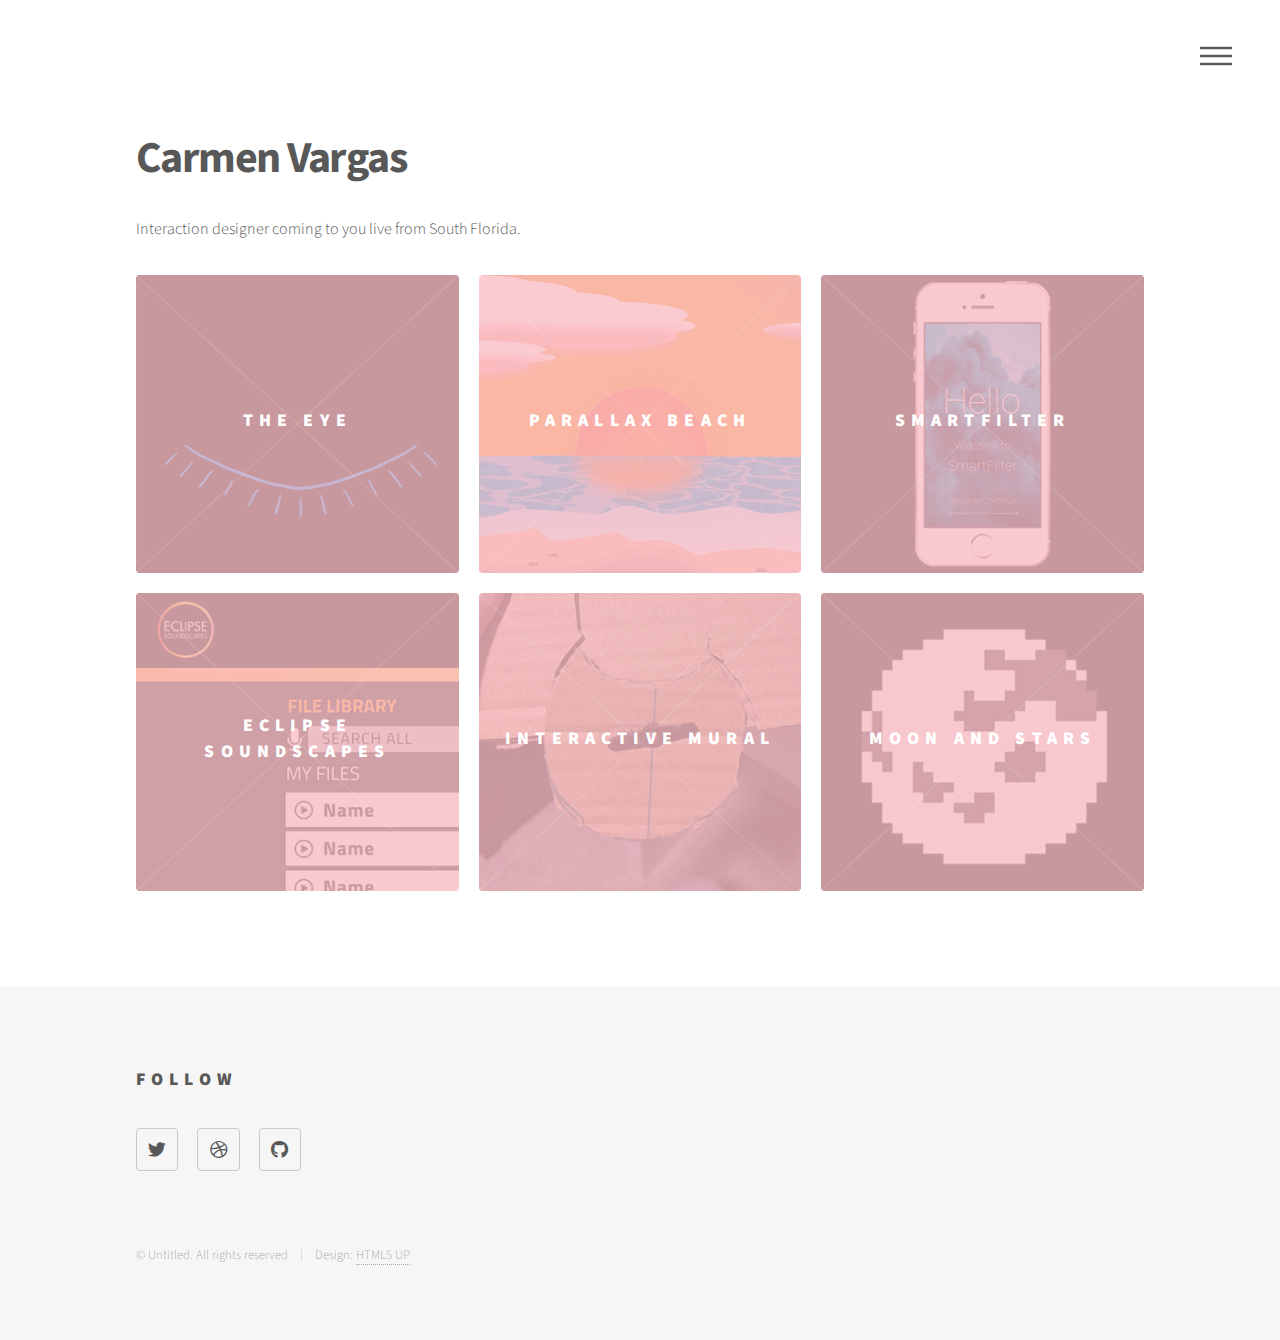
<file: index.html>
<!DOCTYPE HTML>
<!--
	Phantom by HTML5 UP
	html5up.net | @ajlkn
	Free for personal and commercial use under the CCA 3.0 license (html5up.net/license)
-->
<html>
	<head>
		<title>Vars Visualizes</title>
		<meta charset="utf-8" />
		<meta name="viewport" content="width=device-width, initial-scale=1, user-scalable=no" />
		<link rel="stylesheet" href="assets/css/main.css" />
		<noscript><link rel="stylesheet" href="assets/css/noscript.css" /></noscript>
	</head>
	<body class="is-preload">
		<!-- Wrapper -->
			<div id="wrapper">

				<!-- Header -->
					<header id="header">
						<div class="inner">

							<!-- Nav -->
								<nav>
									<ul>
										<li><a href="#menu">Menu</a></li>
									</ul>
								</nav>

						</div>
					</header>

				<!-- Menu -->
					<nav id="menu">
						<h2>Menu</h2>
						<ul>
							<li><a href="index.html">Home</a></li>
							<li><a href="aboutme.html">Meet Carmen</a></li>
						</ul>
					</nav>

				<!-- Main -->
					<div id="main">
						<div class="inner">
							<header>
								<h1>Carmen Vargas</h1>
								<p>Interaction designer coming to you live from South Florida.</p>
							</header>

							<section class="tiles">
								<article class="style1">
									<span class="image">
										<img src="images/EyeTile.png" alt="An image of a hand-drawn eye. Clicking this tile
										will take you to a page about an Arduino work where an eye follows your movements." />
									</span>
									<a href="TheEye.html">
										<h2>The Eye</h2>
										<div class="content">
									<!--		<p>The Eye Is Watching. An Arduino + Processing project.</p> -->
										</div>
									</a>
								</article>
								<article class="style2">
									<span class="image">
										<img src="images/ParallaxTile.png" alt="A vector image of a sunset on a beach. Clicking
										this tile will take you to a page about an animation of a sunset." />
									</span>
									<a href="ParallaxBeach.html">
										<h2>Parallax Beach</h2>
										<div class="content">
									<!--		<p>Driving past the sunset. An Adobe Illustrator + After Effects project.</p> -->
										</div>
									</a>
								</article>
								<article class="style3">
									<span class="image">
										<img src="images/SmartFilterTile.png" alt="An image of a mock-up of a mobile app. Clicking
										this tile will tell you more about the SmartFilter app project." />
									</span>
									<a href="SmartFilter.html">
										<h2>SmartFilter</h2>
										<div class="content">
									<!--		<p>An app to block out the noise. A Figma project.</p> -->
										</div>
									</a>
								</article>
								<article class="style4">
									<span class="image">
										<img src="images/EclipseTile.png" alt="An image of a mock-up of a desktop app. Clicking
										this tile will tell you more about the Eclipse Soundscapes citizen science project.">
									</span>
									<a href="EclipseSoundscapes.html">
										<h2>Eclipse Soundscapes</h2>
										<div class="content">
									<!--		<p>A citizen science app design proposal. A Figma project.</p> -->
										</div>
									</a>
								</article>
								<article class="style5">
									<span class="image">
										<img src="images/ServoTile.png" alt="An image of a seed dispenser made of cardboard attached
										to a servo motor. This button leads to more information about an interactive mural project.">
									</span>
									<a href="VIPTeam.html">
										<h2>Interactive Mural</h2>
										<div class="content">
										<!--	<p>My contributions to a VIP team. An Arduino project.</p> -->
										</div>
									</a>
								</article>
								<article class="style6">
									<span class="image">
										<img src="images/MoonTile.png" alt="Image of a pixelated moon. This button leads to a page
										about an interactive animation where each mouse click causes stars to fall around the moon.">
									</span>
									<a href="MoonAndStars.html">
										<h2>Moon And Stars</h2>
										<div class="content">
										<!--	<p>An interactive animation. A p5.js project.</p> -->
										</div>
									</a>
								</article>
							</section>
						</div>
					</div>

				<!-- Footer -->
					<footer id="footer">
						<div class="inner">
							<section>
								<h2>Follow</h2>
								<ul class="icons">
									<li><a href="https://twitter.com/varsvisualizes" class="icon brands style2 fa-twitter"><span class="label">Twitter</span></a></li>
									<li><a href="https://dribbble.com/varsvisualizes" class="icon brands style2 fa-dribbble"><span class="label">Dribbble</span></a></li>
									<li><a href="https://github.com/varsvisualizes" class="icon brands style2 fa-github"><span class="label">GitHub</span></a></li>
								</ul>
							</section>
							<ul class="copyright">
								<li>&copy; Untitled. All rights reserved</li><li>Design: <a href="http://html5up.net">HTML5 UP</a></li>
							</ul>
						</div>
					</footer>

			</div>

		<!-- Scripts -->
			<script src="assets/js/jquery.min.js"></script>
			<script src="assets/js/browser.min.js"></script>
			<script src="assets/js/breakpoints.min.js"></script>
			<script src="assets/js/util.js"></script>
			<script src="assets/js/main.js"></script>

	</body>
</html>
</file>
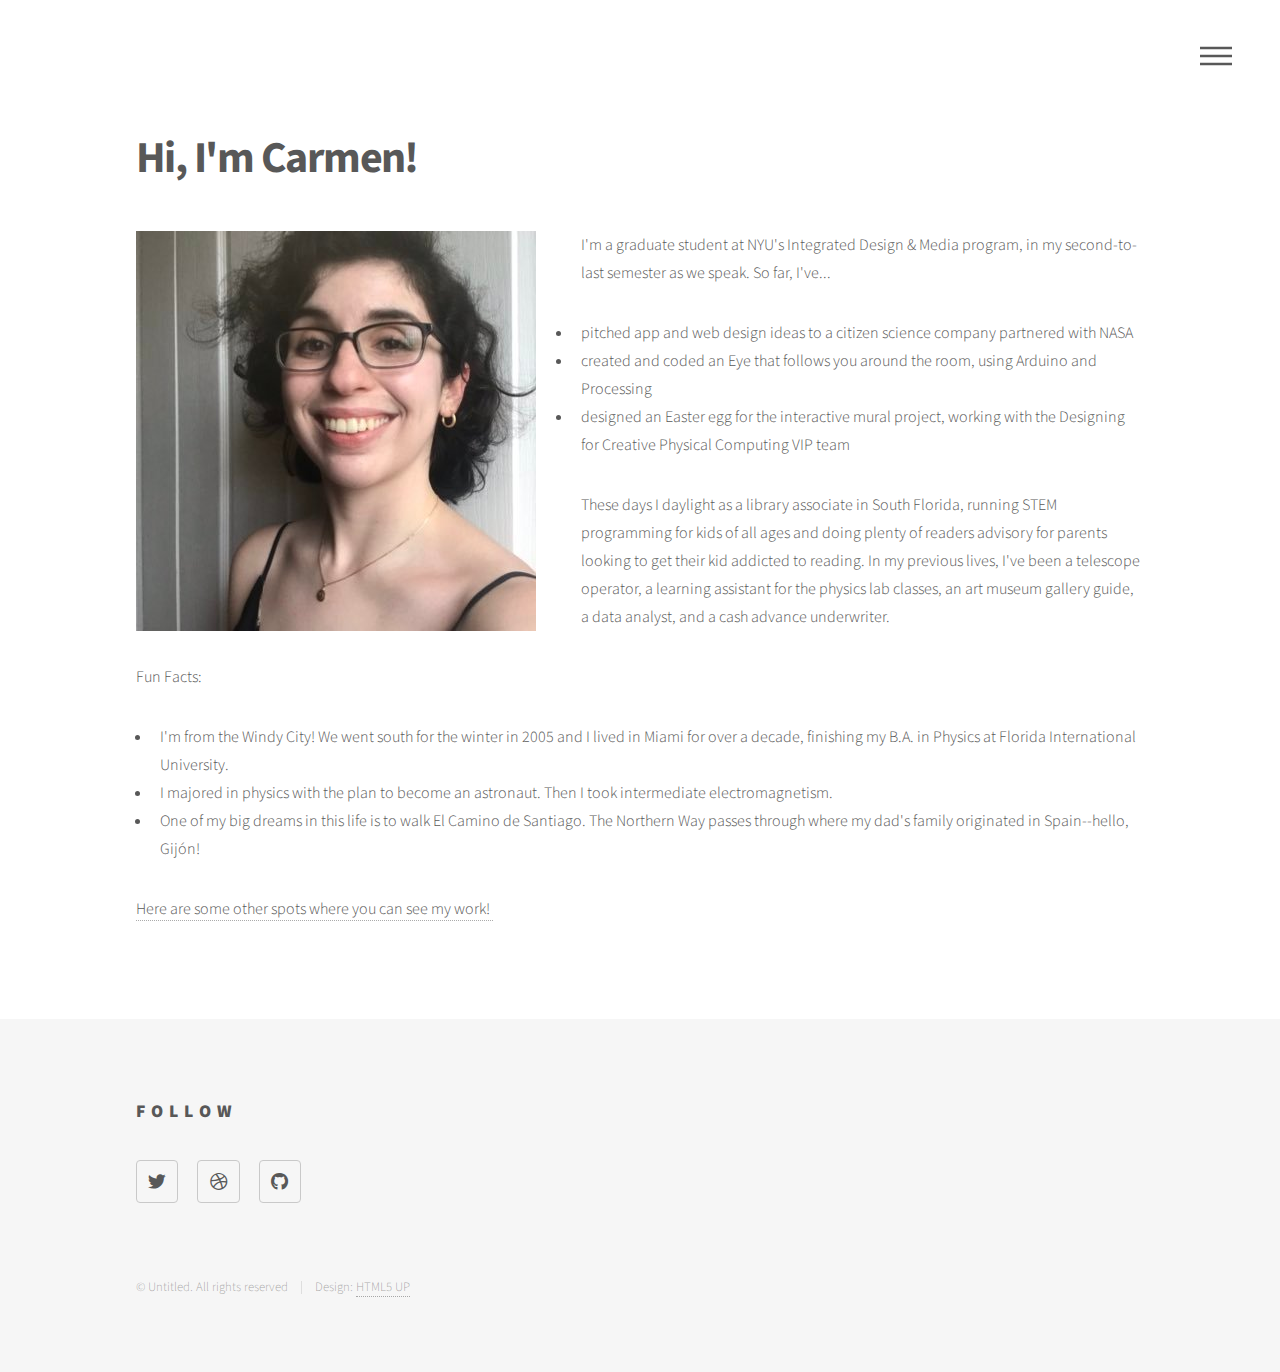
<file: aboutme.html>
<!DOCTYPE HTML>
<!--
	Phantom by HTML5 UP
	html5up.net | @ajlkn
	Free for personal and commercial use under the CCA 3.0 license (html5up.net/license)
-->
<html>
	<head>
		<title>About Carmen - Vars Visualizes</title>
		<meta charset="utf-8" />
		<meta name="viewport" content="width=device-width, initial-scale=1, user-scalable=no" />
		<link rel="stylesheet" href="assets/css/main.css" />
		<noscript><link rel="stylesheet" href="assets/css/noscript.css" /></noscript>
	</head>
	<body class="is-preload">
		<!-- Wrapper -->
			<div id="wrapper">

				<!-- Header -->
					<header id="header">
						<div class="inner">

							<!-- Nav -->
								<nav>
									<ul>
										<li><a href="#menu">Menu</a></li>
									</ul>
								</nav>

						</div>
					</header>

					<!-- Menu -->
						<nav id="menu">
							<h2>Menu</h2>
							<ul>
								<li><a href="index.html">Home</a></li>
								<li><a href="aboutme.html">Meet Carmen</a></li>
							</ul>
						</nav>

				<!-- Main -->
					<div id="main">
						<div class="inner">
							<h1>Hi, I'm Carmen!</h1>

							<img src="images/profilepic.jpeg" width="400" height="400" style="float: left; margin-right: 45px; margin-bottom: 3px;" alt="A picture of a brunette woman, the creator of this site."/>


							<p>I'm a graduate student at NYU's Integrated Design &amp; Media program, in my second-to-last semester as we speak. So far, I've...</p>
							<ul>
							 	<li>pitched app and web design ideas to a citizen science company partnered with NASA</li>
							 	<li>created and coded an Eye that follows you around the room, using Arduino and Processing</li>
							 	<li>designed an Easter egg for the interactive mural project, working with the Designing for Creative Physical Computing VIP team</li>
							</ul>
							<p>These days I daylight as a library associate in South Florida, running STEM programming for kids of all ages and doing plenty of readers advisory for parents looking to get their kid addicted to reading.

							In my previous lives, I've been a telescope operator, a learning assistant for the physics lab classes, an art museum gallery guide, a data analyst, and a cash advance underwriter.</p>

							<p>Fun Facts:</p>
							<ul>
							 	<li>I'm from the Windy City! We went south for the winter in 2005 and I lived in Miami for over a decade, finishing my B.A. in Physics at Florida International University.&nbsp;</li>
							 	<li>I majored in physics with the plan to become an astronaut. Then I took intermediate electromagnetism.</li>
							 	<li>One of my big dreams in this life is to walk El Camino de Santiago. The Northern Way passes through where my dad's family originated in Spain--hello, Gijón!&nbsp;</li>
						</ul>
							<a href="https://campsite.bio/varsvisualizes">Here are some other spots where you can see my work!&nbsp;</a>


						</div>
					</div>

				<!-- Footer -->
					<footer id="footer">
						<div class="inner">
							<section>
								<h2>Follow</h2>
								<ul class="icons">
										<li><a href="https://twitter.com/varsvisualizes" class="icon brands style2 fa-twitter"><span class="label">Twitter</span></a></li>
										<li><a href="https://dribbble.com/varsvisualizes" class="icon brands style2 fa-dribbble"><span class="label">Dribbble</span></a></li>
										<li><a href="https://github.com/varsvisualizes" class="icon brands style2 fa-github"><span class="label">GitHub</span></a></li>
								</ul>
							</section>
							<ul class="copyright">
								<li>&copy; Untitled. All rights reserved</li><li>Design: <a href="http://html5up.net">HTML5 UP</a></li>
							</ul>
						</div>

					</footer>

			</div>

		<!-- Scripts -->
			<script src="assets/js/jquery.min.js"></script>
			<script src="assets/js/browser.min.js"></script>
			<script src="assets/js/breakpoints.min.js"></script>
			<script src="assets/js/util.js"></script>
			<script src="assets/js/main.js"></script>

	</body>
</html>
</file>
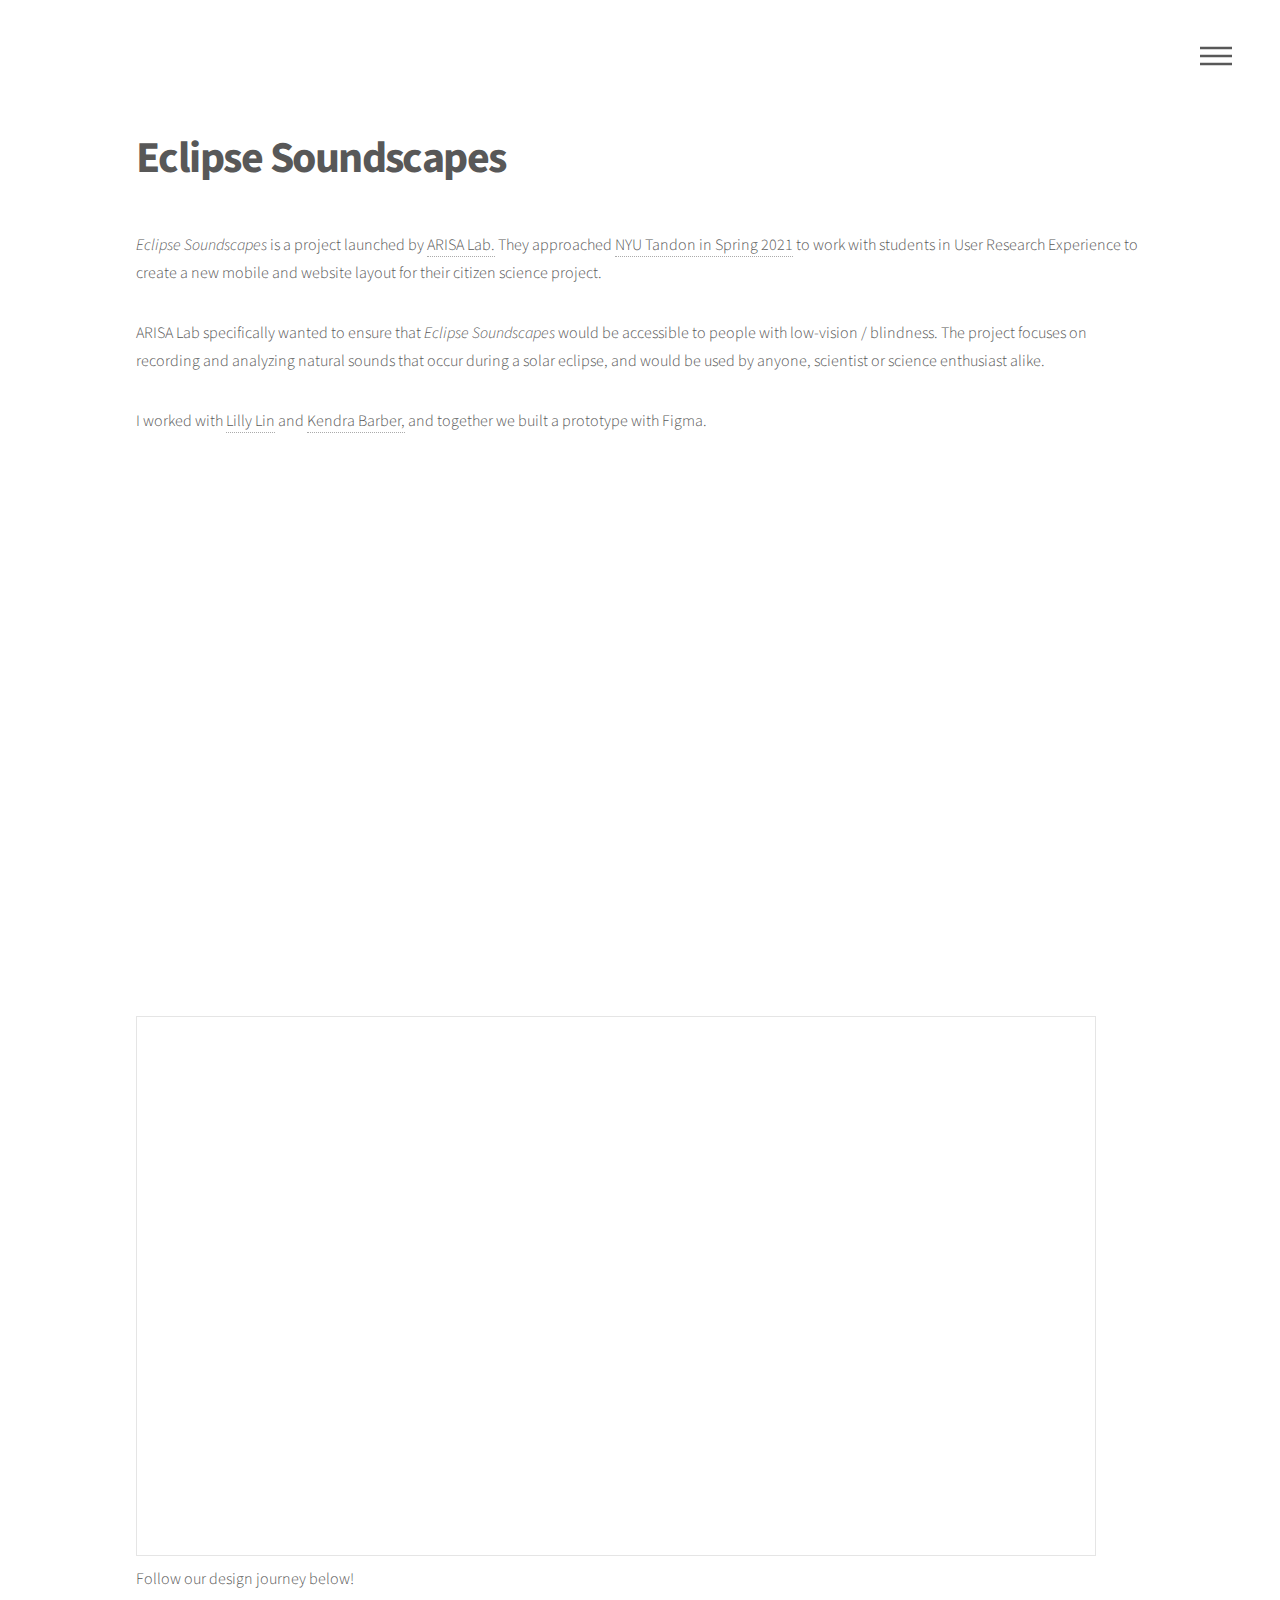
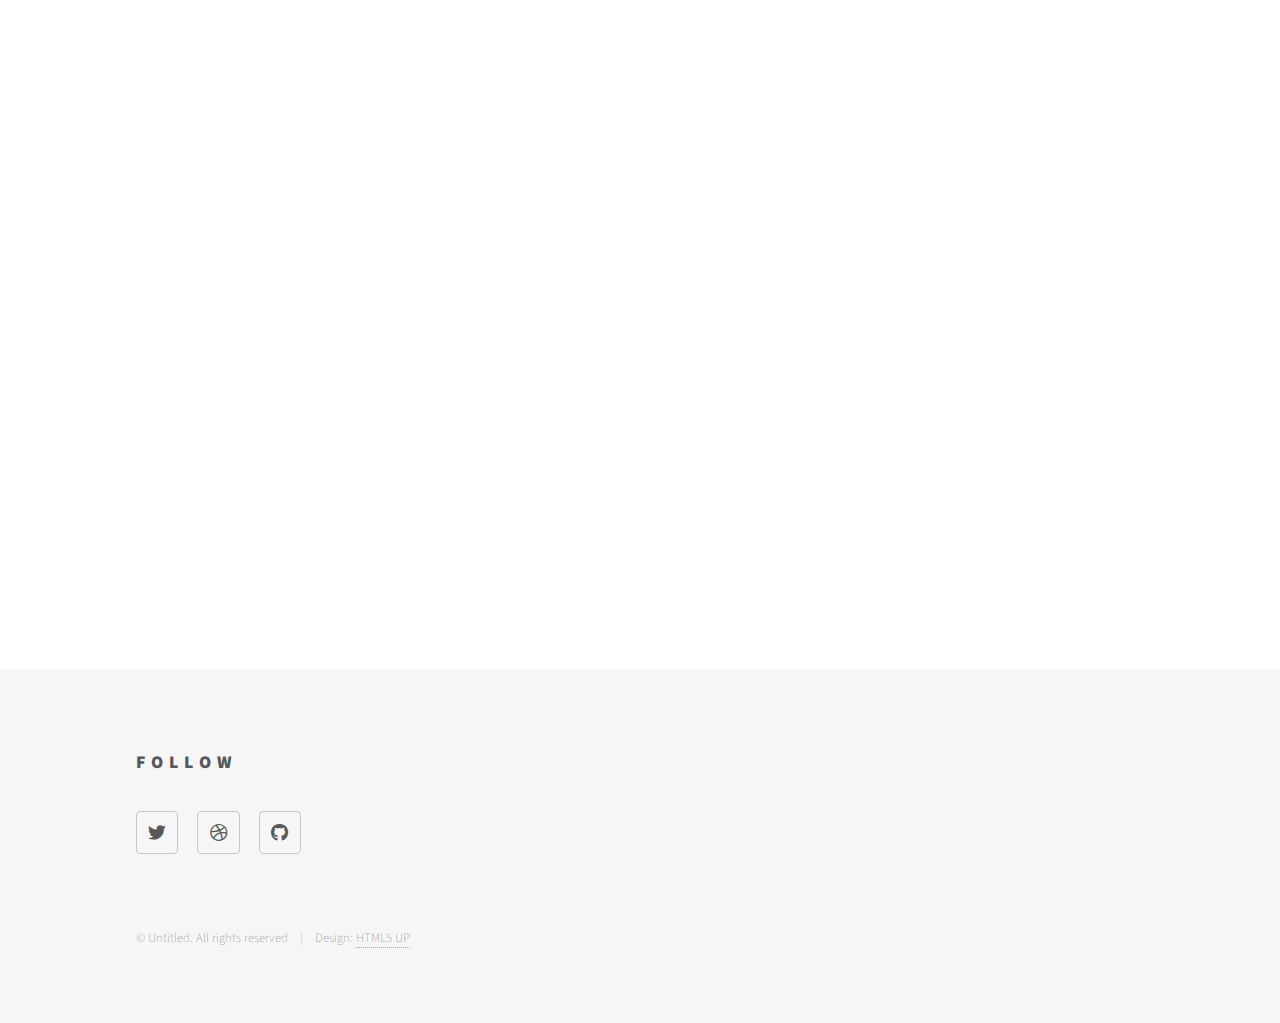
<file: EclipseSoundscapes.html>
<!DOCTYPE HTML>
<!--
	Phantom by HTML5 UP
	html5up.net | @ajlkn
	Free for personal and commercial use under the CCA 3.0 license (html5up.net/license)
-->
<html>
	<head>
		<title>Eclipse Soundscapes - Vars Visualizes</title>
		<meta charset="utf-8" />
		<meta name="viewport" content="width=device-width, initial-scale=1, user-scalable=no" />
		<link rel="stylesheet" href="assets/css/main.css" />
		<noscript><link rel="stylesheet" href="assets/css/noscript.css" /></noscript>
	</head>
	<body class="is-preload">
		<!-- Wrapper -->
			<div id="wrapper">

				<!-- Header -->
					<header id="header">
						<div class="inner">

							<!-- Nav -->
								<nav>
									<ul>
										<li><a href="#menu">Menu</a></li>
									</ul>
								</nav>

						</div>
					</header>

					<!-- Menu -->
						<nav id="menu">
							<h2>Menu</h2>
							<ul>
								<li><a href="index.html">Home</a></li>
								<li><a href="aboutme.html">Meet Carmen</a></li>
							</ul>
						</nav>

				<!-- Main -->
					<div id="main">
						<div class="inner">
							<h1>Eclipse Soundscapes</h1>

							<p><em>Eclipse Soundscapes</em> is a project launched by <a href="https://arisalab.org/?fbclid=IwAR2uxm_BGRzFZXYI23107BMEzCyES_VszNJ9U_jzSarwcivZPxDR5w8tGC8">ARISA Lab.</a>
							They approached <a href="https://engineering.nyu.edu/news/can-you-hear-eclipse">NYU Tandon in Spring 2021</a> to work with students in User Research Experience to create a
							new mobile and website layout for their citizen science project.<p>

							<p>ARISA Lab specifically wanted to ensure that <em>Eclipse Soundscapes</em> would be accessible to people with low-vision / blindness.
								The project focuses on recording and analyzing natural sounds that occur during a solar eclipse, and would be used by anyone, scientist
								or science enthusiast alike.

							<p>I worked with <a href="https://www.lillyylin.com">Lilly Lin</a> and <a href="https://www.linkedin.com/in/kendra-barber-352b62203/">Kendra Barber,</a> and together we built a prototype with Figma.</p>

							<iframe title="vimeo-player" src="https://player.vimeo.com/video/677806267?h=aa37ea3cd7" width="960" height="540" frameborder="0" allowfullscreen></iframe>

							<iframe style="border: 1px solid rgba(0, 0, 0, 0.1);" width="960" height="540" src="https://www.figma.com/embed?embed_host=share&url=https%3A%2F%2Fwww.figma.com%2Ffile%2FN0EzTzLSD4g4DnQEmKcWbw%2FEclipse-Wireframes%3Fnode-id%3D0%253A1" allowfullscreen></iframe>

							<p> Follow our design journey below!</p>

							<iframe src="https://docs.google.com/presentation/d/e/2PACX-1vTxBlNHzgOr4f_OFjSI0Kg3ZOqDua4xu6CFHeLVVMcHj0VgpME8-bYoUloP6RhKvtxsRglBR6uZSKwr/embed?start=false&loop=false&delayms=3000"
							frameborder="0" width="960" height="540" allowfullscreen="true" mozallowfullscreen="true" webkitallowfullscreen="true"></iframe>

						</div>
					</div>

				<!-- Footer -->
					<footer id="footer">
						<div class="inner">
							<section>
								<h2>Follow</h2>
								<ul class="icons">
										<li><a href="https://twitter.com/varsvisualizes" class="icon brands style2 fa-twitter"><span class="label">Twitter</span></a></li>
										<li><a href="https://dribbble.com/varsvisualizes" class="icon brands style2 fa-dribbble"><span class="label">Dribbble</span></a></li>
										<li><a href="https://github.com/varsvisualizes" class="icon brands style2 fa-github"><span class="label">GitHub</span></a></li>
								</ul>
							</section>
							<ul class="copyright">
								<li>&copy; Untitled. All rights reserved</li><li>Design: <a href="http://html5up.net">HTML5 UP</a></li>
							</ul>
						</div>

					</footer>

			</div>

		<!-- Scripts -->
			<script src="assets/js/jquery.min.js"></script>
			<script src="assets/js/browser.min.js"></script>
			<script src="assets/js/breakpoints.min.js"></script>
			<script src="assets/js/util.js"></script>
			<script src="assets/js/main.js"></script>

	</body>
</html>
</file>
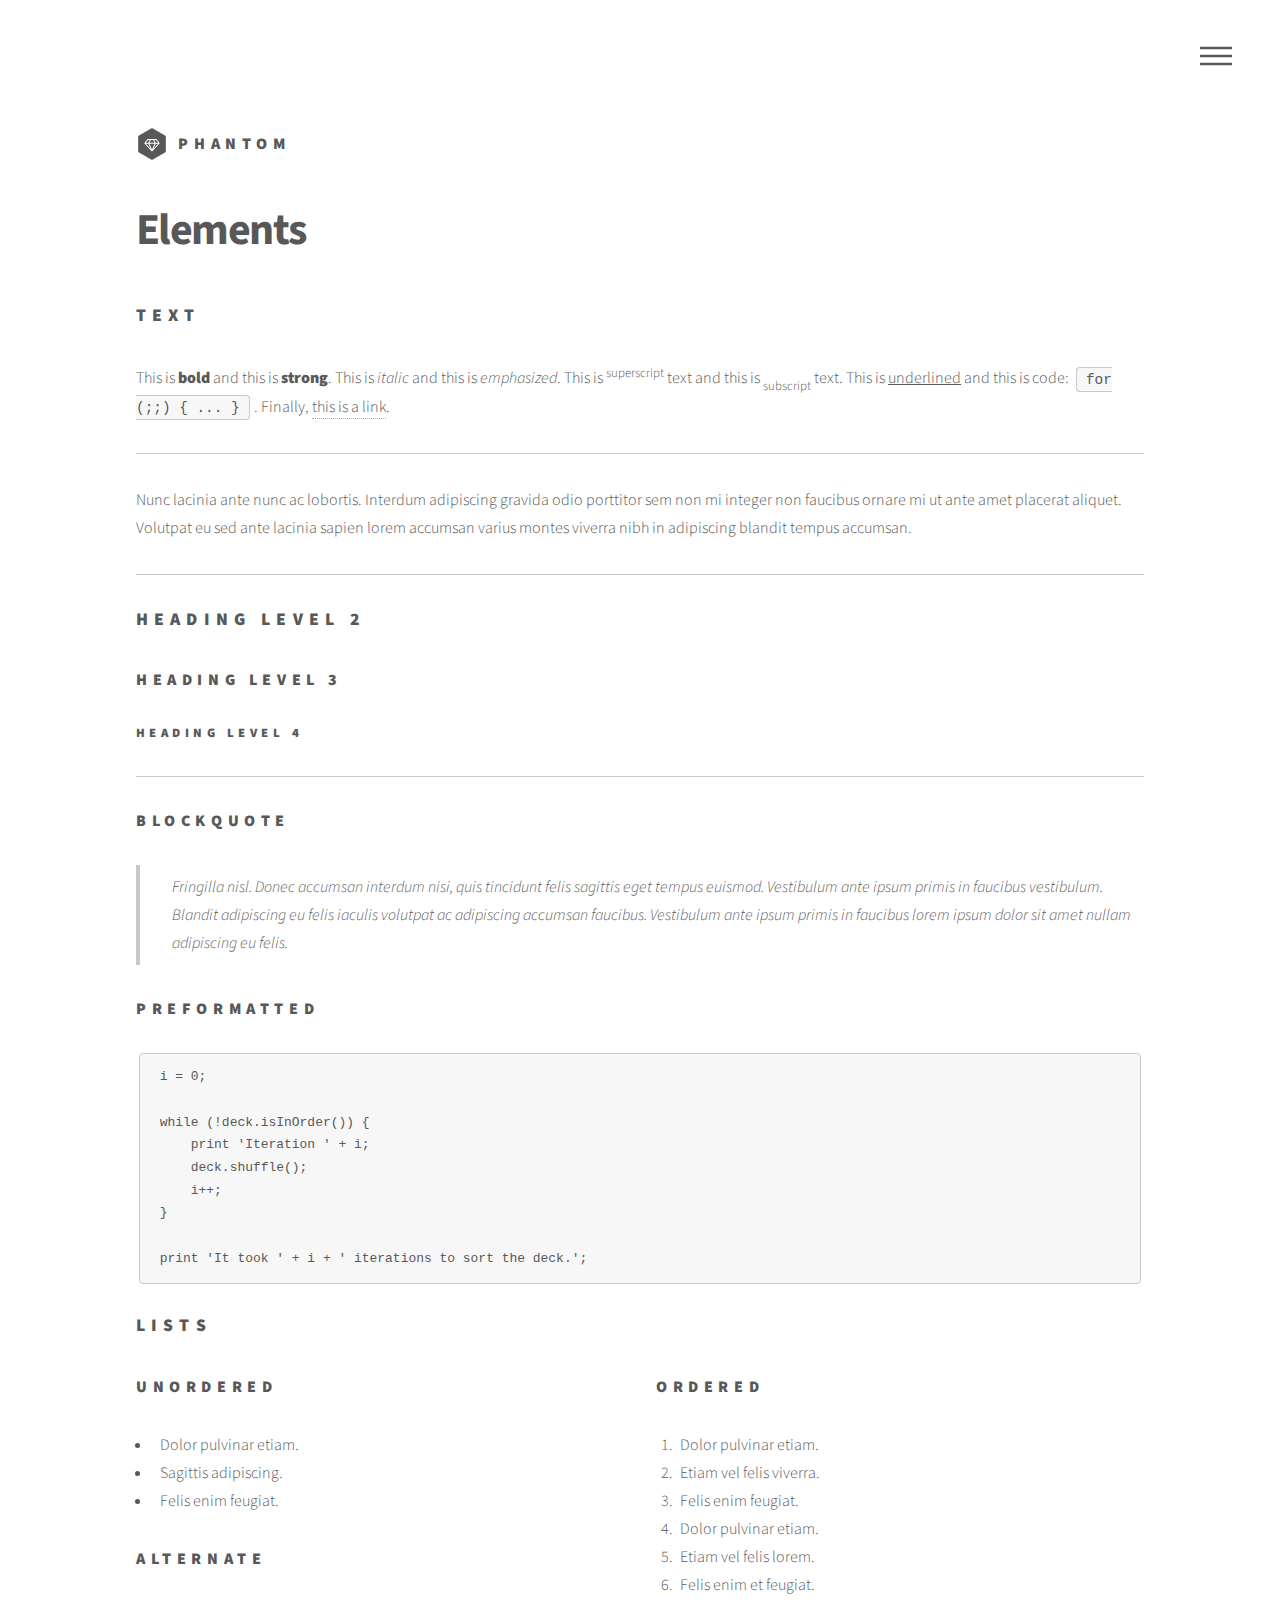
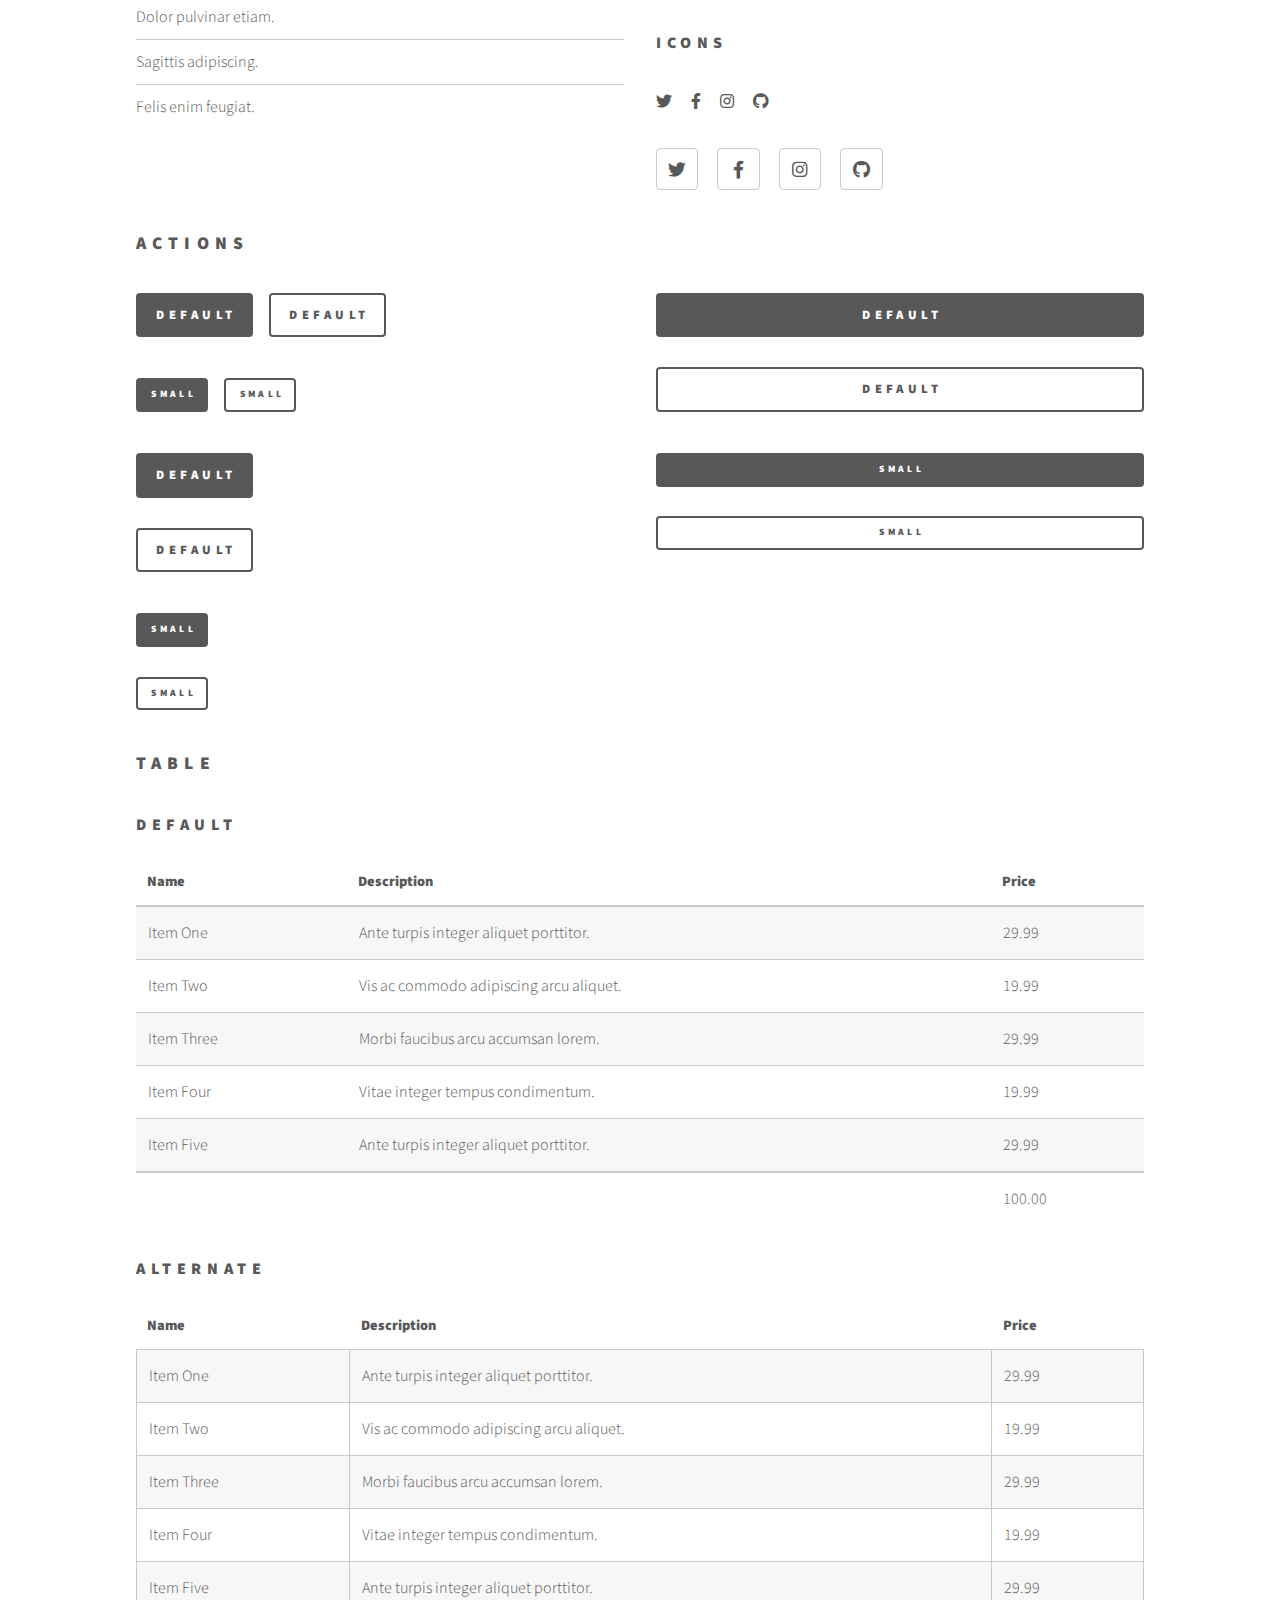
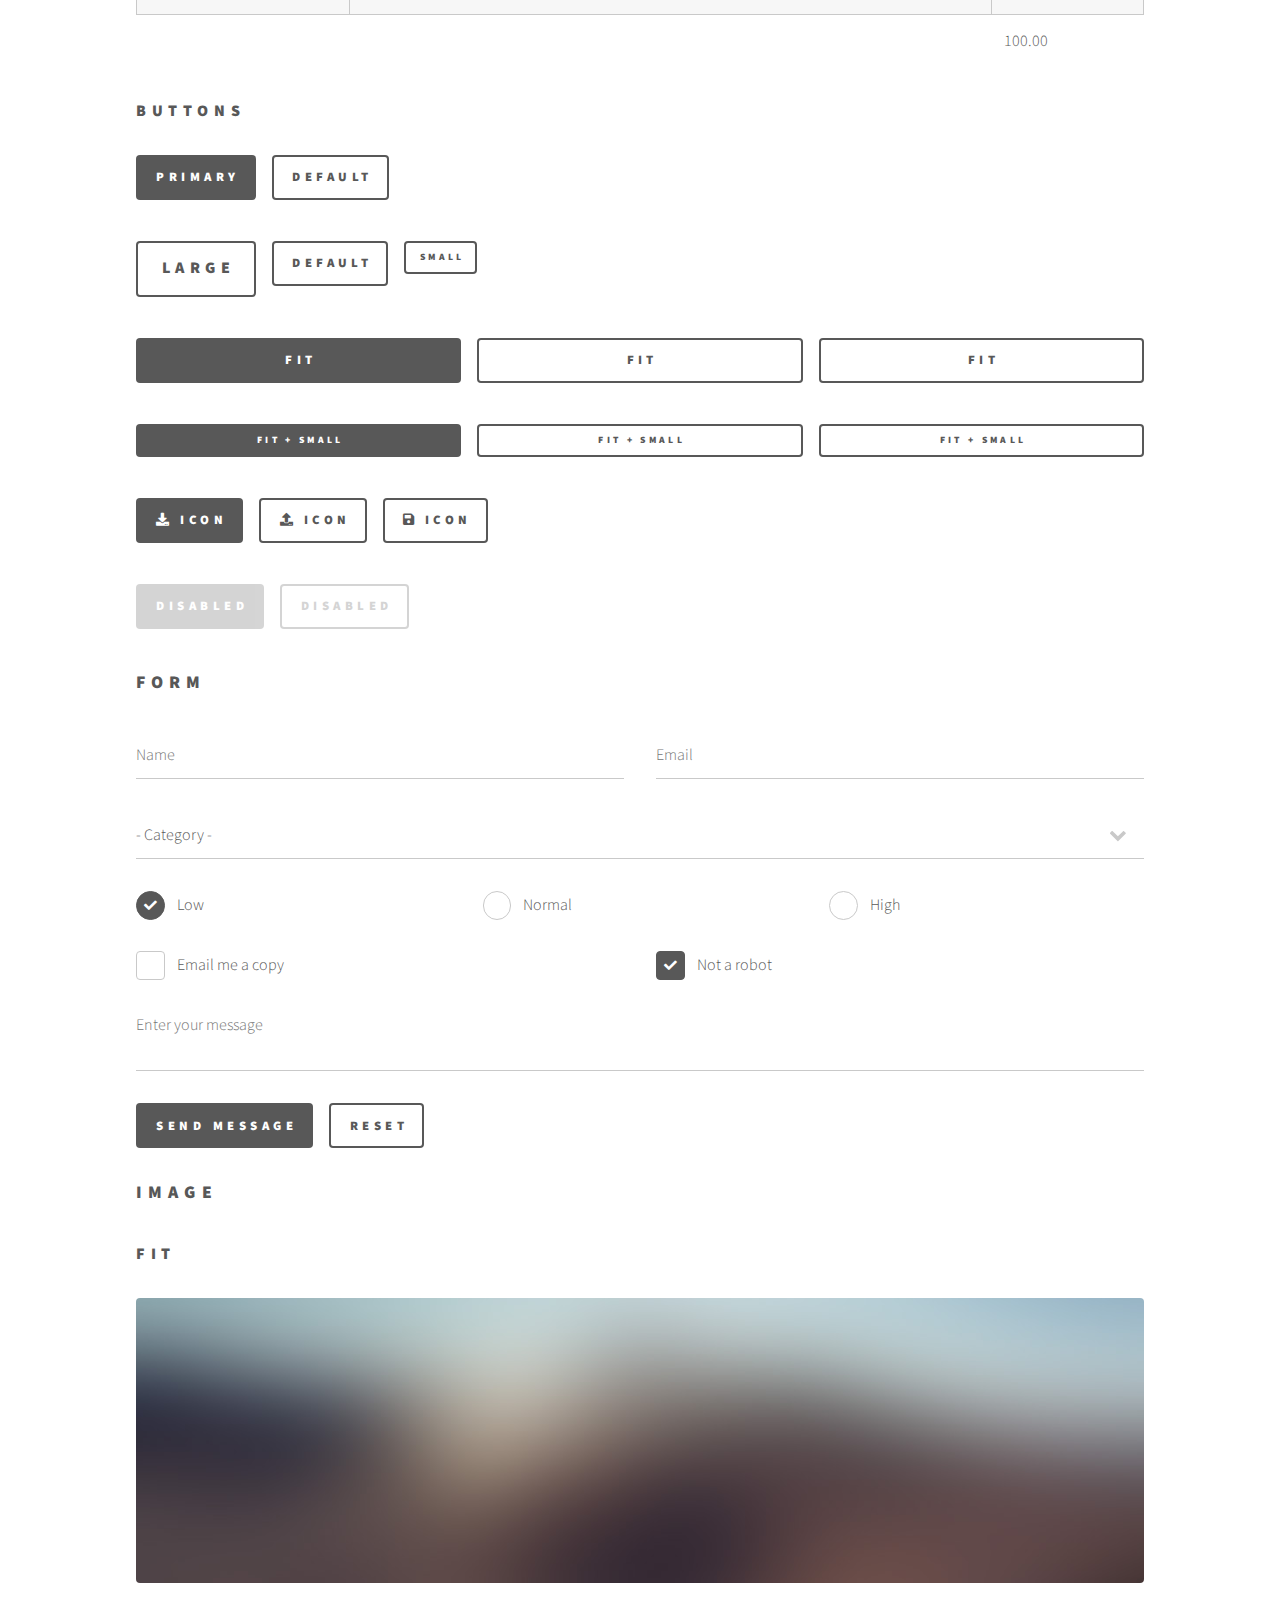
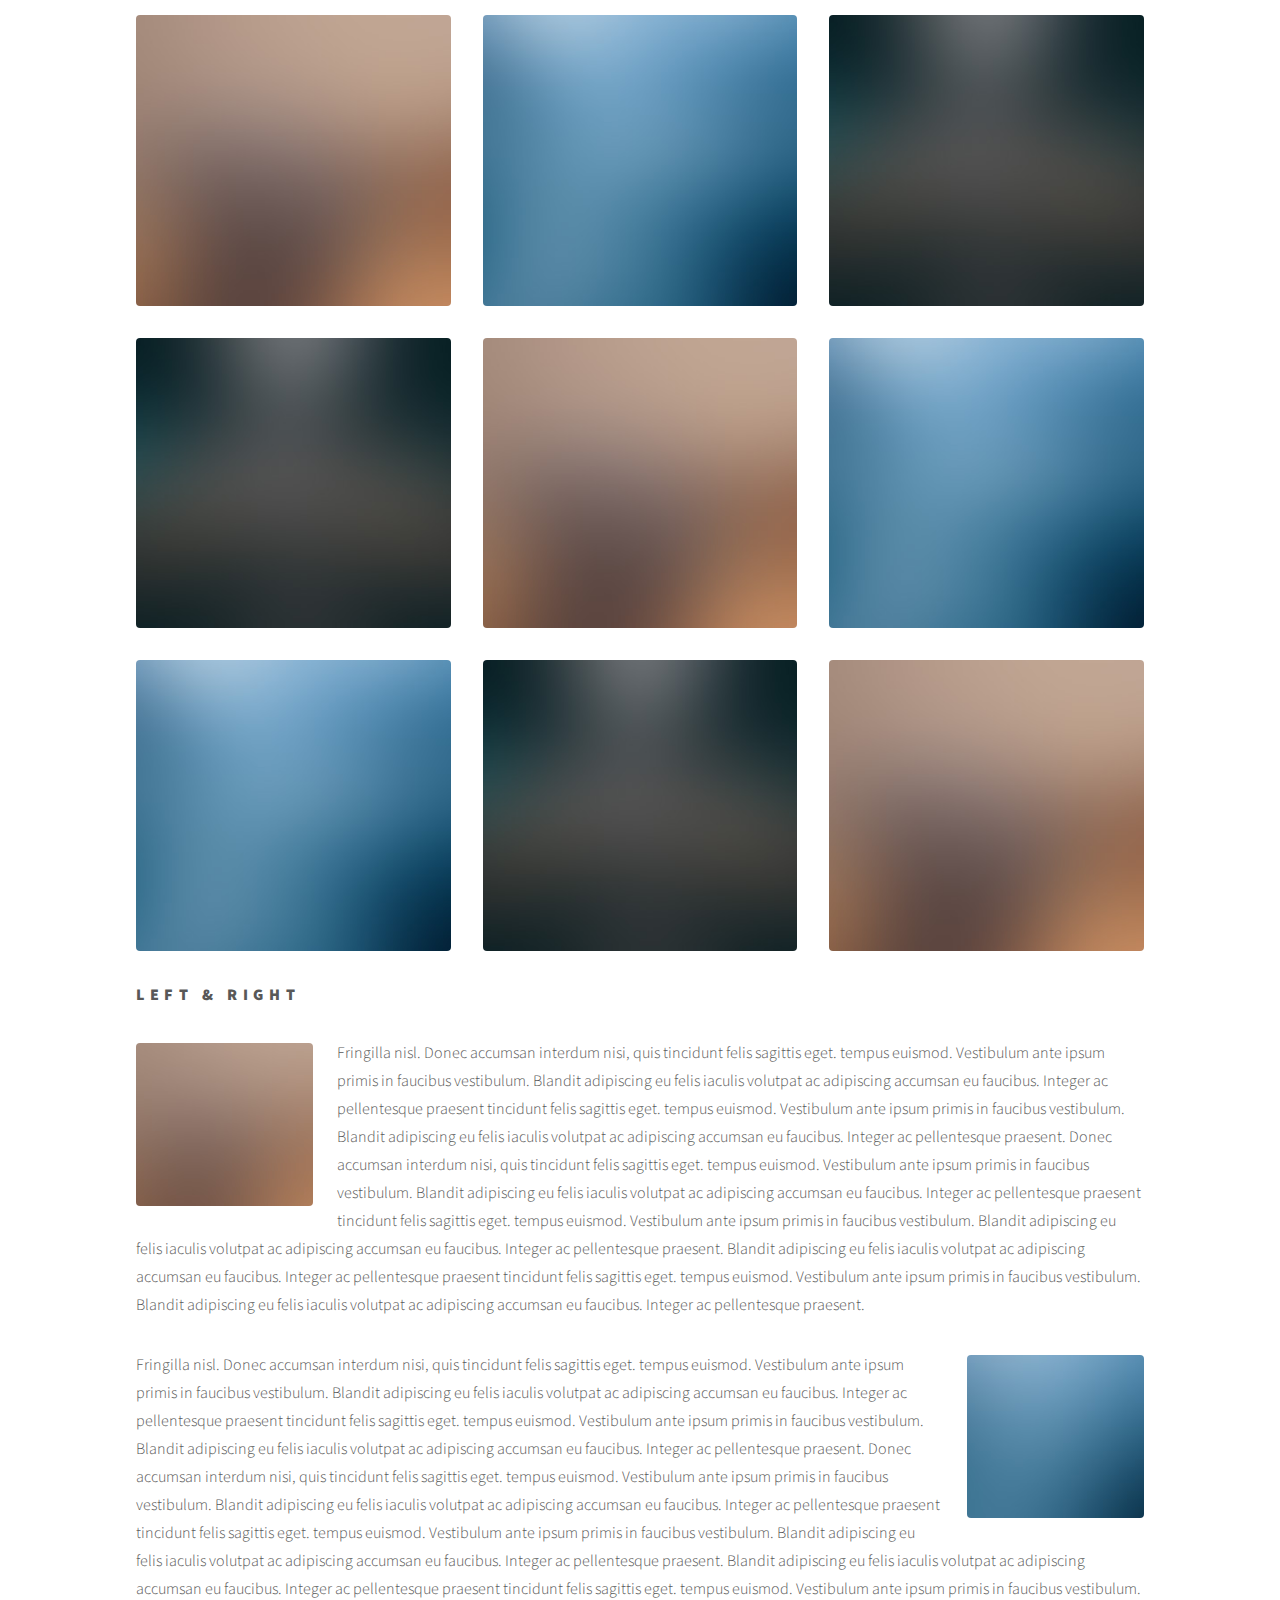
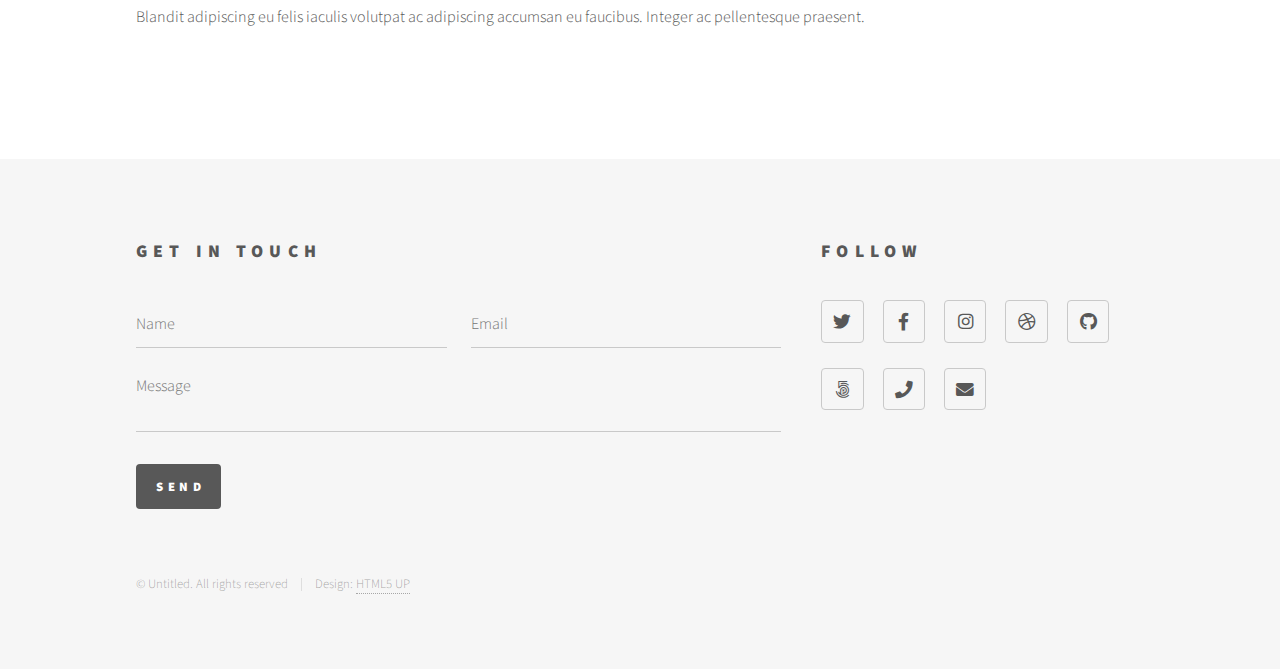
<file: elements.html>
<!DOCTYPE HTML>
<!--
	Phantom by HTML5 UP
	html5up.net | @ajlkn
	Free for personal and commercial use under the CCA 3.0 license (html5up.net/license)
-->
<html>
	<head>
		<title>Elements - Phantom by HTML5 UP</title>
		<meta charset="utf-8" />
		<meta name="viewport" content="width=device-width, initial-scale=1, user-scalable=no" />
		<link rel="stylesheet" href="assets/css/main.css" />
		<noscript><link rel="stylesheet" href="assets/css/noscript.css" /></noscript>
	</head>
	<body class="is-preload">
		<!-- Wrapper -->
			<div id="wrapper">

				<!-- Header -->
					<header id="header">
						<div class="inner">

							<!-- Logo -->
								<a href="index.html" class="logo">
									<span class="symbol"><img src="images/logo.svg" alt="" /></span><span class="title">Phantom</span>
								</a>

							<!-- Nav -->
								<nav>
									<ul>
										<li><a href="#menu">Menu</a></li>
									</ul>
								</nav>

						</div>
					</header>

				<!-- Menu -->
					<nav id="menu">
						<h2>Menu</h2>
						<ul>
							<li><a href="index.html">Home</a></li>
							<li><a href="generic.html">Ipsum veroeros</a></li>
							<li><a href="generic.html">Tempus etiam</a></li>
							<li><a href="generic.html">Consequat dolor</a></li>
							<li><a href="elements.html">Elements</a></li>
						</ul>
					</nav>

				<!-- Main -->
					<div id="main">
						<div class="inner">
							<h1>Elements</h1>

							<!-- Text -->
								<section>
									<h2>Text</h2>
									<p>This is <b>bold</b> and this is <strong>strong</strong>. This is <i>italic</i> and this is <em>emphasized</em>.
									This is <sup>superscript</sup> text and this is <sub>subscript</sub> text.
									This is <u>underlined</u> and this is code: <code>for (;;) { ... }</code>. Finally, <a href="#">this is a link</a>.</p>
									<hr />
									<p>Nunc lacinia ante nunc ac lobortis. Interdum adipiscing gravida odio porttitor sem non mi integer non faucibus ornare mi ut ante amet placerat aliquet. Volutpat eu sed ante lacinia sapien lorem accumsan varius montes viverra nibh in adipiscing blandit tempus accumsan.</p>
									<hr />
									<h2>Heading Level 2</h2>
									<h3>Heading Level 3</h3>
									<h4>Heading Level 4</h4>
									<hr />
									<h3>Blockquote</h3>
									<blockquote>Fringilla nisl. Donec accumsan interdum nisi, quis tincidunt felis sagittis eget tempus euismod. Vestibulum ante ipsum primis in faucibus vestibulum. Blandit adipiscing eu felis iaculis volutpat ac adipiscing accumsan faucibus. Vestibulum ante ipsum primis in faucibus lorem ipsum dolor sit amet nullam adipiscing eu felis.</blockquote>
									<h3>Preformatted</h3>
									<pre><code>i = 0;

while (!deck.isInOrder()) {
    print 'Iteration ' + i;
    deck.shuffle();
    i++;
}

print 'It took ' + i + ' iterations to sort the deck.';</code></pre>
								</section>

							<!-- Lists -->
								<section>
									<h2>Lists</h2>
									<div class="row">
										<div class="col-6 col-12-medium">
											<h3>Unordered</h3>
											<ul>
												<li>Dolor pulvinar etiam.</li>
												<li>Sagittis adipiscing.</li>
												<li>Felis enim feugiat.</li>
											</ul>
											<h3>Alternate</h3>
											<ul class="alt">
												<li>Dolor pulvinar etiam.</li>
												<li>Sagittis adipiscing.</li>
												<li>Felis enim feugiat.</li>
											</ul>
										</div>
										<div class="col-6 col-12-medium">
											<h3>Ordered</h3>
											<ol>
												<li>Dolor pulvinar etiam.</li>
												<li>Etiam vel felis viverra.</li>
												<li>Felis enim feugiat.</li>
												<li>Dolor pulvinar etiam.</li>
												<li>Etiam vel felis lorem.</li>
												<li>Felis enim et feugiat.</li>
											</ol>
											<h3>Icons</h3>
											<ul class="icons">
												<li><a href="#" class="icon brands style1 fa-twitter"><span class="label">Twitter</span></a></li>
												<li><a href="#" class="icon brands style1 fa-facebook-f"><span class="label">Facebook</span></a></li>
												<li><a href="#" class="icon brands style1 fa-instagram"><span class="label">Instagram</span></a></li>
												<li><a href="#" class="icon brands style1 fa-github"><span class="label">Github</span></a></li>
											</ul>
											<ul class="icons">
												<li><a href="#" class="icon brands style2 fa-twitter"><span class="label">Twitter</span></a></li>
												<li><a href="#" class="icon brands style2 fa-facebook-f"><span class="label">Facebook</span></a></li>
												<li><a href="#" class="icon brands style2 fa-instagram"><span class="label">Instagram</span></a></li>
												<li><a href="#" class="icon brands style2 fa-github"><span class="label">Github</span></a></li>
											</ul>
										</div>
									</div>
									<h2>Actions</h2>
									<div class="row">
										<div class="col-6 col-12-medium">
											<ul class="actions">
												<li><a href="#" class="button primary">Default</a></li>
												<li><a href="#" class="button">Default</a></li>
											</ul>
											<ul class="actions small">
												<li><a href="#" class="button primary small">Small</a></li>
												<li><a href="#" class="button small">Small</a></li>
											</ul>
											<ul class="actions stacked">
												<li><a href="#" class="button primary">Default</a></li>
												<li><a href="#" class="button">Default</a></li>
											</ul>
											<ul class="actions stacked">
												<li><a href="#" class="button primary small">Small</a></li>
												<li><a href="#" class="button small">Small</a></li>
											</ul>
										</div>
										<div class="col-6 col-12-medium">
											<ul class="actions stacked">
												<li><a href="#" class="button primary fit">Default</a></li>
												<li><a href="#" class="button fit">Default</a></li>
											</ul>
											<ul class="actions stacked">
												<li><a href="#" class="button primary small fit">Small</a></li>
												<li><a href="#" class="button small fit">Small</a></li>
											</ul>
										</div>
									</div>
								</section>

							<!-- Table -->
								<section>
									<h2>Table</h2>
									<h3>Default</h3>
									<div class="table-wrapper">
										<table>
											<thead>
												<tr>
													<th>Name</th>
													<th>Description</th>
													<th>Price</th>
												</tr>
											</thead>
											<tbody>
												<tr>
													<td>Item One</td>
													<td>Ante turpis integer aliquet porttitor.</td>
													<td>29.99</td>
												</tr>
												<tr>
													<td>Item Two</td>
													<td>Vis ac commodo adipiscing arcu aliquet.</td>
													<td>19.99</td>
												</tr>
												<tr>
													<td>Item Three</td>
													<td> Morbi faucibus arcu accumsan lorem.</td>
													<td>29.99</td>
												</tr>
												<tr>
													<td>Item Four</td>
													<td>Vitae integer tempus condimentum.</td>
													<td>19.99</td>
												</tr>
												<tr>
													<td>Item Five</td>
													<td>Ante turpis integer aliquet porttitor.</td>
													<td>29.99</td>
												</tr>
											</tbody>
											<tfoot>
												<tr>
													<td colspan="2"></td>
													<td>100.00</td>
												</tr>
											</tfoot>
										</table>
									</div>

									<h3>Alternate</h3>
									<div class="table-wrapper">
										<table class="alt">
											<thead>
												<tr>
													<th>Name</th>
													<th>Description</th>
													<th>Price</th>
												</tr>
											</thead>
											<tbody>
												<tr>
													<td>Item One</td>
													<td>Ante turpis integer aliquet porttitor.</td>
													<td>29.99</td>
												</tr>
												<tr>
													<td>Item Two</td>
													<td>Vis ac commodo adipiscing arcu aliquet.</td>
													<td>19.99</td>
												</tr>
												<tr>
													<td>Item Three</td>
													<td> Morbi faucibus arcu accumsan lorem.</td>
													<td>29.99</td>
												</tr>
												<tr>
													<td>Item Four</td>
													<td>Vitae integer tempus condimentum.</td>
													<td>19.99</td>
												</tr>
												<tr>
													<td>Item Five</td>
													<td>Ante turpis integer aliquet porttitor.</td>
													<td>29.99</td>
												</tr>
											</tbody>
											<tfoot>
												<tr>
													<td colspan="2"></td>
													<td>100.00</td>
												</tr>
											</tfoot>
										</table>
									</div>
								</section>

							<!-- Buttons -->
								<section>
									<h3>Buttons</h3>
									<ul class="actions">
										<li><a href="#" class="button primary">Primary</a></li>
										<li><a href="#" class="button">Default</a></li>
									</ul>
									<ul class="actions">
										<li><a href="#" class="button large">Large</a></li>
										<li><a href="#" class="button">Default</a></li>
										<li><a href="#" class="button small">Small</a></li>
									</ul>
									<ul class="actions fit">
										<li><a href="#" class="button primary fit">Fit</a></li>
										<li><a href="#" class="button fit">Fit</a></li>
										<li><a href="#" class="button fit">Fit</a></li>
									</ul>
									<ul class="actions fit small">
										<li><a href="#" class="button primary fit small">Fit + Small</a></li>
										<li><a href="#" class="button fit small">Fit + Small</a></li>
										<li><a href="#" class="button fit small">Fit + Small</a></li>
									</ul>
									<ul class="actions">
										<li><a href="#" class="button primary icon solid fa-download">Icon</a></li>
										<li><a href="#" class="button icon solid fa-upload">Icon</a></li>
										<li><a href="#" class="button icon solid fa-save">Icon</a></li>
									</ul>
									<ul class="actions">
										<li><span class="button primary disabled">Disabled</span></li>
										<li><span class="button disabled">Disabled</span></li>
									</ul>
								</section>

							<!-- Form -->
								<section>
									<h2>Form</h2>
									<form method="post" action="#">
										<div class="row gtr-uniform">
											<div class="col-6 col-12-xsmall">
												<input type="text" name="demo-name" id="demo-name" value="" placeholder="Name" />
											</div>
											<div class="col-6 col-12-xsmall">
												<input type="email" name="demo-email" id="demo-email" value="" placeholder="Email" />
											</div>
											<div class="col-12">
												<select name="demo-category" id="demo-category">
													<option value="">- Category -</option>
													<option value="1">Manufacturing</option>
													<option value="1">Shipping</option>
													<option value="1">Administration</option>
													<option value="1">Human Resources</option>
												</select>
											</div>
											<div class="col-4 col-12-small">
												<input type="radio" id="demo-priority-low" name="demo-priority" checked>
												<label for="demo-priority-low">Low</label>
											</div>
											<div class="col-4 col-12-small">
												<input type="radio" id="demo-priority-normal" name="demo-priority">
												<label for="demo-priority-normal">Normal</label>
											</div>
											<div class="col-4 col-12-small">
												<input type="radio" id="demo-priority-high" name="demo-priority">
												<label for="demo-priority-high">High</label>
											</div>
											<div class="col-6 col-12-small">
												<input type="checkbox" id="demo-copy" name="demo-copy">
												<label for="demo-copy">Email me a copy</label>
											</div>
											<div class="col-6 col-12-small">
												<input type="checkbox" id="demo-human" name="demo-human" checked>
												<label for="demo-human">Not a robot</label>
											</div>
											<div class="col-12">
												<textarea name="demo-message" id="demo-message" placeholder="Enter your message" rows="6"></textarea>
											</div>
											<div class="col-12">
												<ul class="actions">
													<li><input type="submit" value="Send Message" class="primary" /></li>
													<li><input type="reset" value="Reset" /></li>
												</ul>
											</div>
										</div>
									</form>
								</section>

							<!-- Image -->
								<section>
									<h2>Image</h2>
									<h3>Fit</h3>
									<div class="box alt">
										<div class="row gtr-uniform">
											<div class="col-12"><span class="image fit"><img src="images/pic13.jpg" alt="" /></span></div>
											<div class="col-4"><span class="image fit"><img src="images/pic01.jpg" alt="" /></span></div>
											<div class="col-4"><span class="image fit"><img src="images/pic02.jpg" alt="" /></span></div>
											<div class="col-4"><span class="image fit"><img src="images/pic03.jpg" alt="" /></span></div>
											<div class="col-4"><span class="image fit"><img src="images/pic03.jpg" alt="" /></span></div>
											<div class="col-4"><span class="image fit"><img src="images/pic01.jpg" alt="" /></span></div>
											<div class="col-4"><span class="image fit"><img src="images/pic02.jpg" alt="" /></span></div>
											<div class="col-4"><span class="image fit"><img src="images/pic02.jpg" alt="" /></span></div>
											<div class="col-4"><span class="image fit"><img src="images/pic03.jpg" alt="" /></span></div>
											<div class="col-4"><span class="image fit"><img src="images/pic01.jpg" alt="" /></span></div>
										</div>
									</div>
									<h3>Left &amp; Right</h3>
									<p><span class="image left"><img src="images/pic14.jpg" alt="" /></span>Fringilla nisl. Donec accumsan interdum nisi, quis tincidunt felis sagittis eget. tempus euismod. Vestibulum ante ipsum primis in faucibus vestibulum. Blandit adipiscing eu felis iaculis volutpat ac adipiscing accumsan eu faucibus. Integer ac pellentesque praesent tincidunt felis sagittis eget. tempus euismod. Vestibulum ante ipsum primis in faucibus vestibulum. Blandit adipiscing eu felis iaculis volutpat ac adipiscing accumsan eu faucibus. Integer ac pellentesque praesent. Donec accumsan interdum nisi, quis tincidunt felis sagittis eget. tempus euismod. Vestibulum ante ipsum primis in faucibus vestibulum. Blandit adipiscing eu felis iaculis volutpat ac adipiscing accumsan eu faucibus. Integer ac pellentesque praesent tincidunt felis sagittis eget. tempus euismod. Vestibulum ante ipsum primis in faucibus vestibulum. Blandit adipiscing eu felis iaculis volutpat ac adipiscing accumsan eu faucibus. Integer ac pellentesque praesent. Blandit adipiscing eu felis iaculis volutpat ac adipiscing accumsan eu faucibus. Integer ac pellentesque praesent tincidunt felis sagittis eget. tempus euismod. Vestibulum ante ipsum primis in faucibus vestibulum. Blandit adipiscing eu felis iaculis volutpat ac adipiscing accumsan eu faucibus. Integer ac pellentesque praesent.</p>
									<p><span class="image right"><img src="images/pic15.jpg" alt="" /></span>Fringilla nisl. Donec accumsan interdum nisi, quis tincidunt felis sagittis eget. tempus euismod. Vestibulum ante ipsum primis in faucibus vestibulum. Blandit adipiscing eu felis iaculis volutpat ac adipiscing accumsan eu faucibus. Integer ac pellentesque praesent tincidunt felis sagittis eget. tempus euismod. Vestibulum ante ipsum primis in faucibus vestibulum. Blandit adipiscing eu felis iaculis volutpat ac adipiscing accumsan eu faucibus. Integer ac pellentesque praesent. Donec accumsan interdum nisi, quis tincidunt felis sagittis eget. tempus euismod. Vestibulum ante ipsum primis in faucibus vestibulum. Blandit adipiscing eu felis iaculis volutpat ac adipiscing accumsan eu faucibus. Integer ac pellentesque praesent tincidunt felis sagittis eget. tempus euismod. Vestibulum ante ipsum primis in faucibus vestibulum. Blandit adipiscing eu felis iaculis volutpat ac adipiscing accumsan eu faucibus. Integer ac pellentesque praesent. Blandit adipiscing eu felis iaculis volutpat ac adipiscing accumsan eu faucibus. Integer ac pellentesque praesent tincidunt felis sagittis eget. tempus euismod. Vestibulum ante ipsum primis in faucibus vestibulum. Blandit adipiscing eu felis iaculis volutpat ac adipiscing accumsan eu faucibus. Integer ac pellentesque praesent.</p>
								</section>

						</div>
					</div>

				<!-- Footer -->
					<footer id="footer">
						<div class="inner">
							<section>
								<h2>Get in touch</h2>
								<form method="post" action="#">
									<div class="fields">
										<div class="field half">
											<input type="text" name="name" id="name" placeholder="Name" />
										</div>
										<div class="field half">
											<input type="email" name="email" id="email" placeholder="Email" />
										</div>
										<div class="field">
											<textarea name="message" id="message" placeholder="Message"></textarea>
										</div>
									</div>
									<ul class="actions">
										<li><input type="submit" value="Send" class="primary" /></li>
									</ul>
								</form>
							</section>
							<section>
								<h2>Follow</h2>
								<ul class="icons">
									<li><a href="#" class="icon brands style2 fa-twitter"><span class="label">Twitter</span></a></li>
									<li><a href="#" class="icon brands style2 fa-facebook-f"><span class="label">Facebook</span></a></li>
									<li><a href="#" class="icon brands style2 fa-instagram"><span class="label">Instagram</span></a></li>
									<li><a href="#" class="icon brands style2 fa-dribbble"><span class="label">Dribbble</span></a></li>
									<li><a href="#" class="icon brands style2 fa-github"><span class="label">GitHub</span></a></li>
									<li><a href="#" class="icon brands style2 fa-500px"><span class="label">500px</span></a></li>
									<li><a href="#" class="icon solid style2 fa-phone"><span class="label">Phone</span></a></li>
									<li><a href="#" class="icon solid style2 fa-envelope"><span class="label">Email</span></a></li>
								</ul>
							</section>
							<ul class="copyright">
								<li>&copy; Untitled. All rights reserved</li><li>Design: <a href="http://html5up.net">HTML5 UP</a></li>
							</ul>
						</div>
					</footer>

			</div>

		<!-- Scripts -->
			<script src="assets/js/jquery.min.js"></script>
			<script src="assets/js/browser.min.js"></script>
			<script src="assets/js/breakpoints.min.js"></script>
			<script src="assets/js/util.js"></script>
			<script src="assets/js/main.js"></script>

	</body>
</html>
</file>
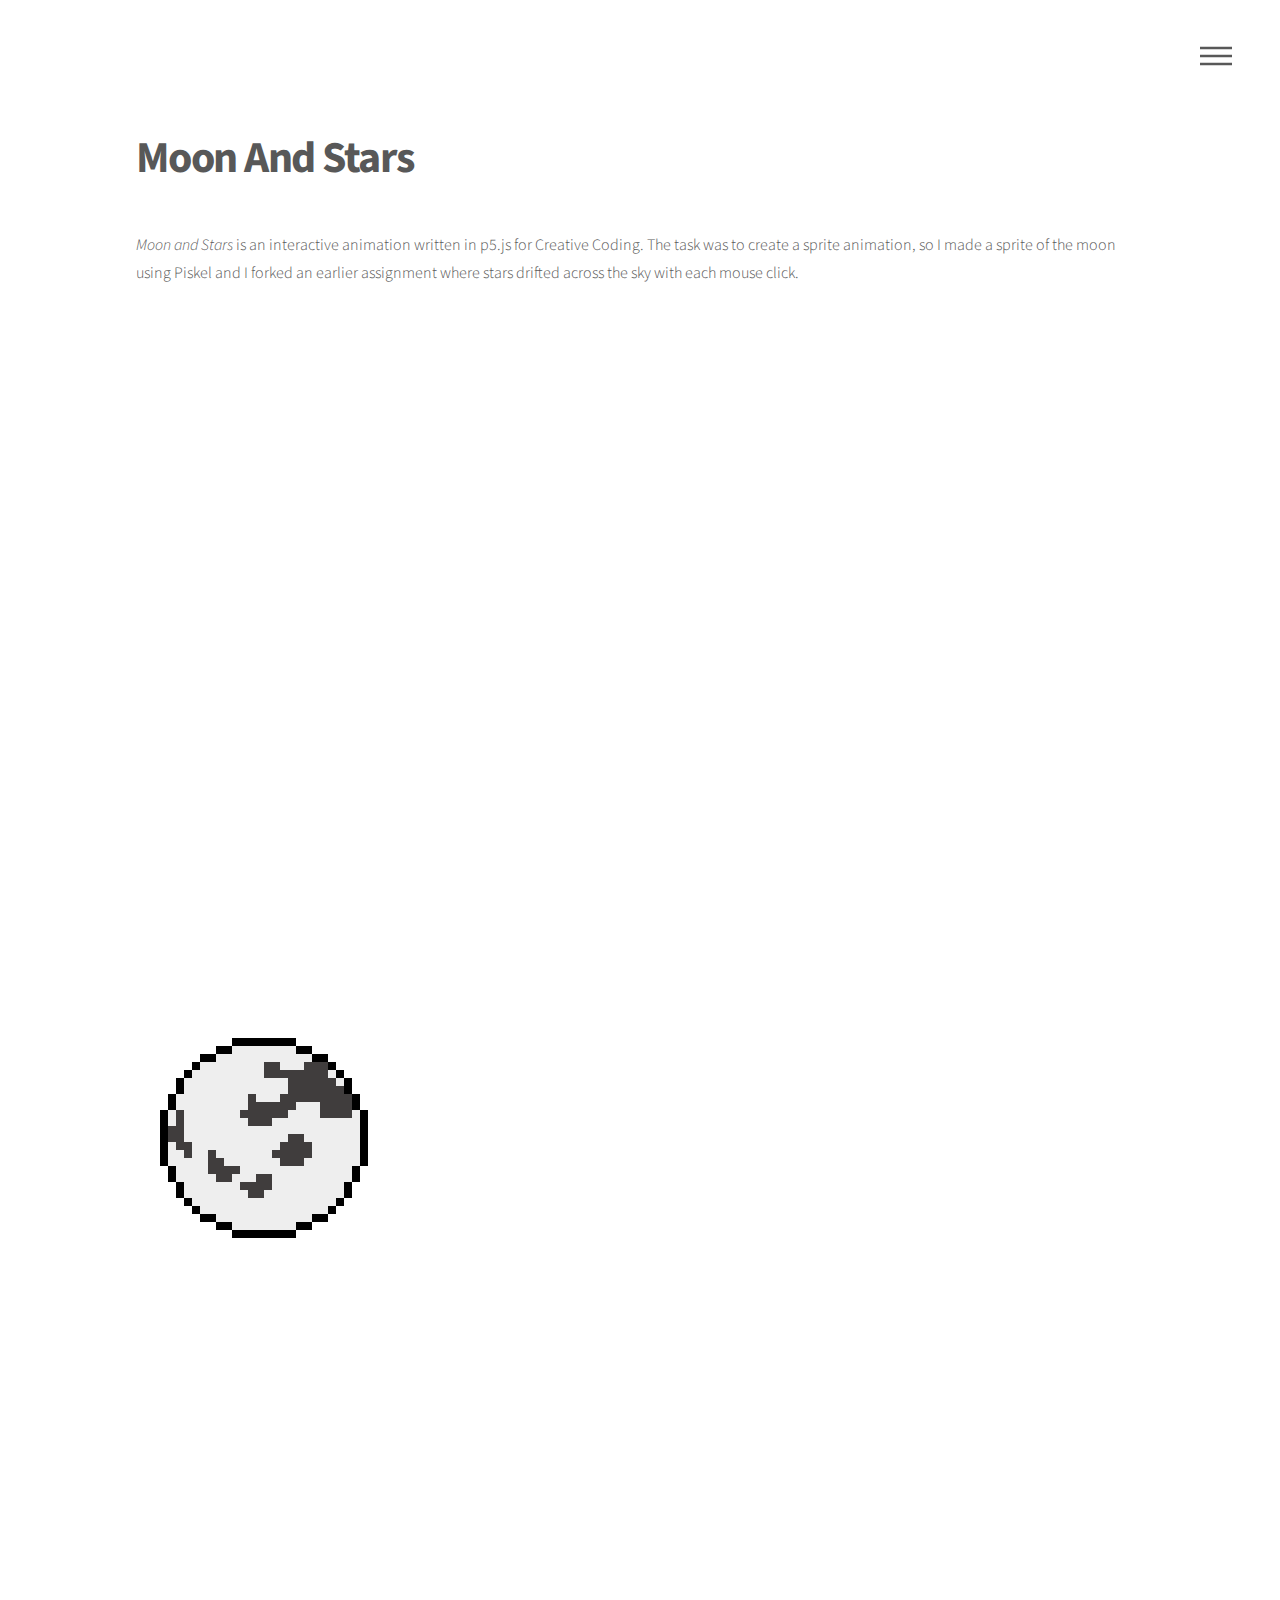
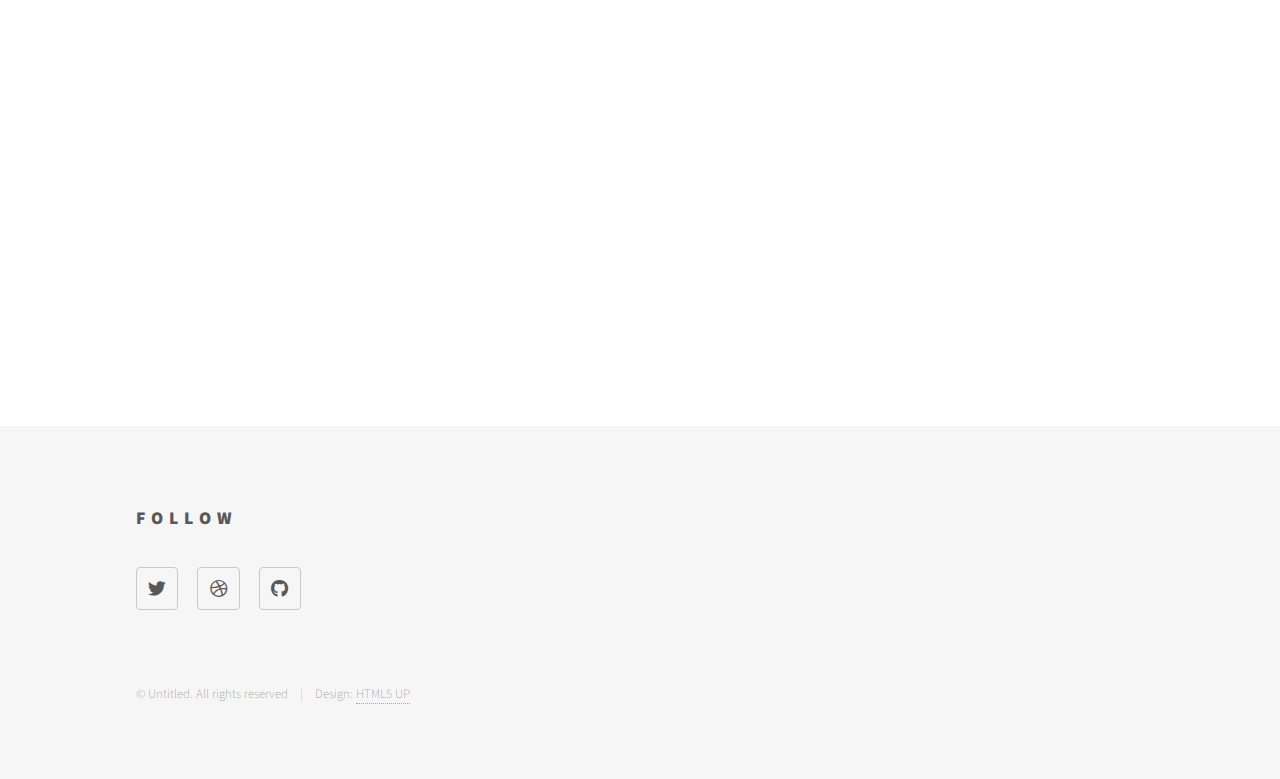
<file: MoonAndStars.html>
<!DOCTYPE HTML>
<!--
	Phantom by HTML5 UP
	html5up.net | @ajlkn
	Free for personal and commercial use under the CCA 3.0 license (html5up.net/license)
-->
<html>
	<head>
		<title>Moon And Stars - Vars Visualizes</title>
		<meta charset="utf-8" />
		<meta name="viewport" content="width=device-width, initial-scale=1, user-scalable=no" />
		<link rel="stylesheet" href="assets/css/main.css" />
		<noscript><link rel="stylesheet" href="assets/css/noscript.css" /></noscript>
	</head>
	<body class="is-preload">
		<!-- Wrapper -->
			<div id="wrapper">

				<!-- Header -->
					<header id="header">
						<div class="inner">

							<!-- Nav -->
								<nav>
									<ul>
										<li><a href="#menu">Menu</a></li>
									</ul>
								</nav>

						</div>
					</header>

					<!-- Menu -->
						<nav id="menu">
							<h2>Menu</h2>
							<ul>
								<li><a href="index.html">Home</a></li>
								<li><a href="aboutme.html">Meet Carmen</a></li>
							</ul>
						</nav>

				<!-- Main -->
					<div id="main">
						<div class="inner">
							<h1>Moon And Stars</h1>

							<p><em>Moon and Stars</em> is an interactive animation written in p5.js for Creative Coding. The task was to create a
						 sprite animation, so I made a sprite of the moon using Piskel and I forked an earlier assignment where stars drifted across
						 the sky with each mouse click.</p>

						 <br>

						 <iframe src="https://openprocessing.org/sketch/847060/embed/" width="650" height="650"></iframe>

						 <br>

						 <img src="images/MoonSprite-1.png" alt="Image of a pixelated moon drawing" margin-bottom="20px"/>

						 <br>

						 <iframe src="https://openprocessing.org/sketch/839233/embed/" width="650" height="650"></iframe>

						</div>
					</div>

				<!-- Footer -->
					<footer id="footer">
						<div class="inner">
							<section>
								<h2>Follow</h2>
								<ul class="icons">
										<li><a href="https://twitter.com/varsvisualizes" class="icon brands style2 fa-twitter"><span class="label">Twitter</span></a></li>
										<li><a href="https://dribbble.com/varsvisualizes" class="icon brands style2 fa-dribbble"><span class="label">Dribbble</span></a></li>
										<li><a href="https://github.com/varsvisualizes" class="icon brands style2 fa-github"><span class="label">GitHub</span></a></li>
								</ul>
							</section>
							<ul class="copyright">
								<li>&copy; Untitled. All rights reserved</li><li>Design: <a href="http://html5up.net">HTML5 UP</a></li>
							</ul>
						</div>

					</footer>

			</div>

		<!-- Scripts -->
			<script src="assets/js/jquery.min.js"></script>
			<script src="assets/js/browser.min.js"></script>
			<script src="assets/js/breakpoints.min.js"></script>
			<script src="assets/js/util.js"></script>
			<script src="assets/js/main.js"></script>

	</body>
</html>
</file>
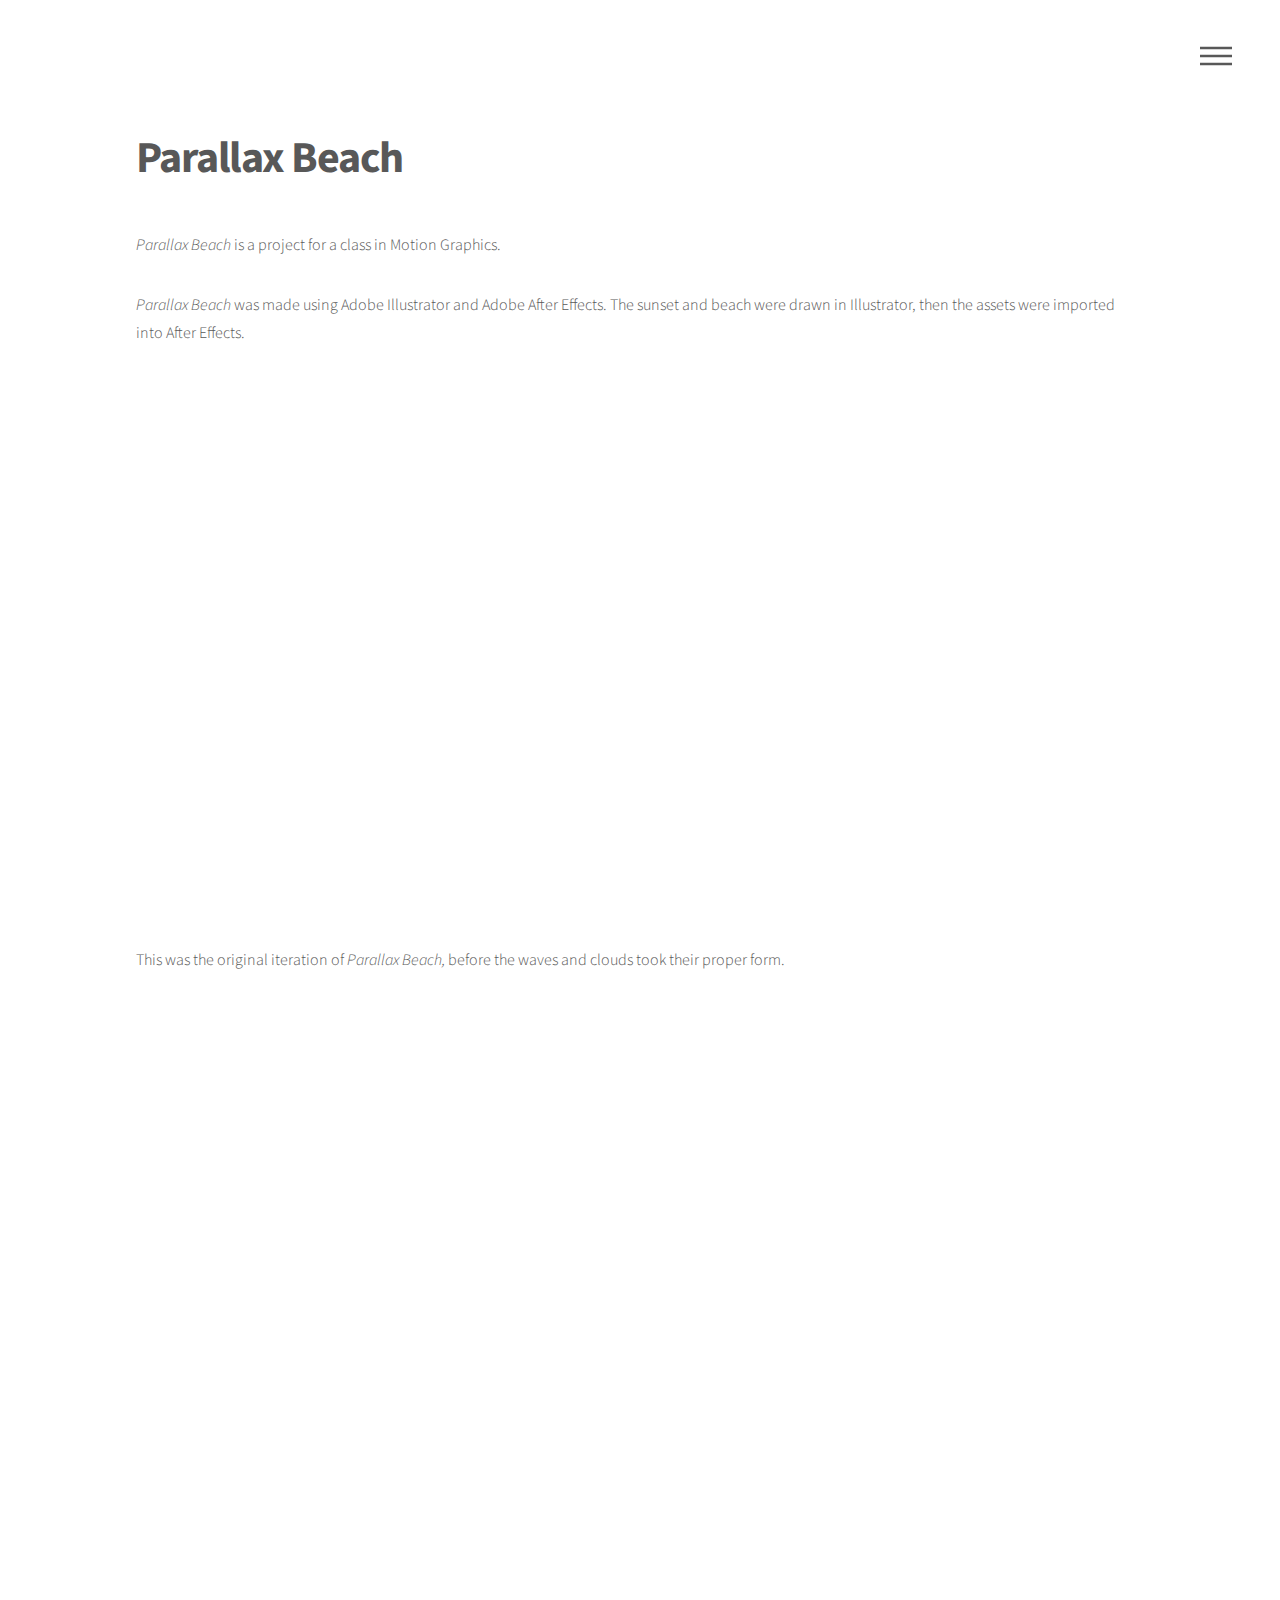
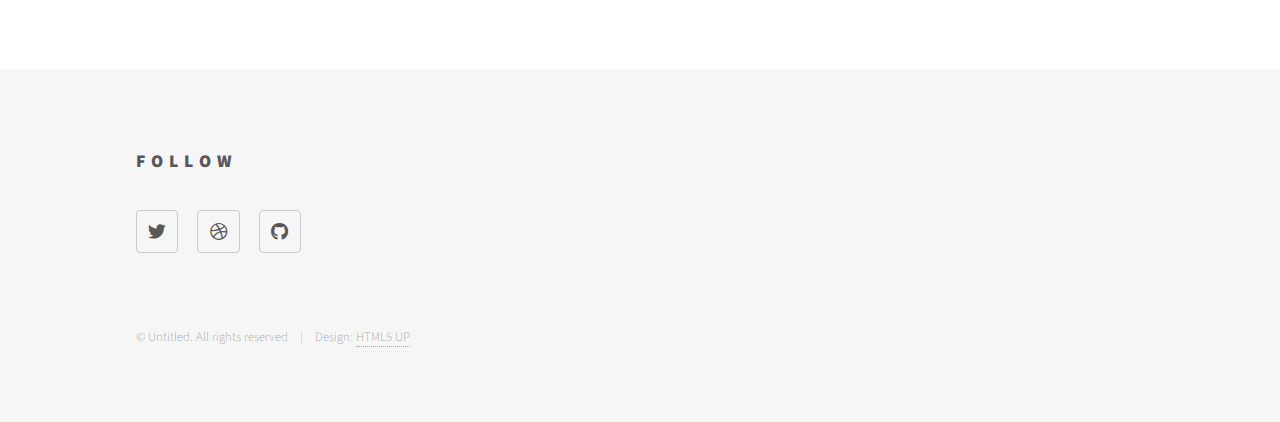
<file: ParallaxBeach.html>
<!DOCTYPE HTML>
<!--
	Phantom by HTML5 UP
	html5up.net | @ajlkn
	Free for personal and commercial use under the CCA 3.0 license (html5up.net/license)
-->
<html>
	<head>
		<title>Parallax Beach - Vars Visualizes</title>
		<meta charset="utf-8" />
		<meta name="viewport" content="width=device-width, initial-scale=1, user-scalable=no" />
		<link rel="stylesheet" href="assets/css/main.css" />
		<noscript><link rel="stylesheet" href="assets/css/noscript.css" /></noscript>
	</head>
	<body class="is-preload">
		<!-- Wrapper -->
			<div id="wrapper">

				<!-- Header -->
					<header id="header">
						<div class="inner">

							<!-- Nav -->
								<nav>
									<ul>
										<li><a href="#menu">Menu</a></li>
									</ul>
								</nav>

						</div>
					</header>

					<!-- Menu -->
						<nav id="menu">
							<h2>Menu</h2>
							<ul>
								<li><a href="index.html">Home</a></li>
								<li><a href="aboutme.html">Meet Carmen</a></li>
							</ul>
						</nav>

				<!-- Main -->
					<div id="main">
						<div class="inner">
							<h1>Parallax Beach</h1>

							<p><em>Parallax Beach</em> is a project for a class in Motion Graphics.</p>

							<p><em>Parallax Beach</em> was made using Adobe Illustrator and Adobe After Effects. The sunset and beach were drawn in Illustrator,
								then the assets were imported into After Effects.

								<div style="padding:56.25% 0 0 0;position:relative;"><iframe src="https://player.vimeo.com/video/698841015?h=7c2a17deb3&amp;badge=0&amp;autopause=0&amp;player_id=0&amp;app_id=58479" frameborder="0" allow="autoplay; fullscreen; picture-in-picture"
									allowfullscreen style="position:absolute;top:0;left:0;width:100%;height:100%;" title="Parallax Beach"></iframe>
								</div><script src="https://player.vimeo.com/api/player.js"></script>


							<p>This was the original iteration of <em>Parallax Beach,</em> before the waves and clouds took their proper form.</p>

							<div style="padding:56.25% 0 0 0;position:relative;"><iframe src="https://player.vimeo.com/video/698841558?h=c64b353fd2&amp;badge=0&amp;autopause=0&amp;player_id=0&amp;app_id=58479"
								frameborder="0" allow="autoplay; fullscreen; picture-in-picture" allowfullscreen style="position:absolute;top:0;left:0;width:100%;height:100%;" title="First Draft of Parallax Beach"></iframe>
							</div><script src="https://player.vimeo.com/api/player.js"></script>

						</div>
					</div>

				<!-- Footer -->
					<footer id="footer">
						<div class="inner">
							<section>
								<h2>Follow</h2>
								<ul class="icons">
										<li><a href="https://twitter.com/varsvisualizes" class="icon brands style2 fa-twitter"><span class="label">Twitter</span></a></li>
										<li><a href="https://dribbble.com/varsvisualizes" class="icon brands style2 fa-dribbble"><span class="label">Dribbble</span></a></li>
										<li><a href="https://github.com/varsvisualizes" class="icon brands style2 fa-github"><span class="label">GitHub</span></a></li>
								</ul>
							</section>
							<ul class="copyright">
								<li>&copy; Untitled. All rights reserved</li><li>Design: <a href="http://html5up.net">HTML5 UP</a></li>
							</ul>
						</div>


					</footer>

			</div>

		<!-- Scripts -->
			<script src="assets/js/jquery.min.js"></script>
			<script src="assets/js/browser.min.js"></script>
			<script src="assets/js/breakpoints.min.js"></script>
			<script src="assets/js/util.js"></script>
			<script src="assets/js/main.js"></script>

	</body>
</html>
</file>
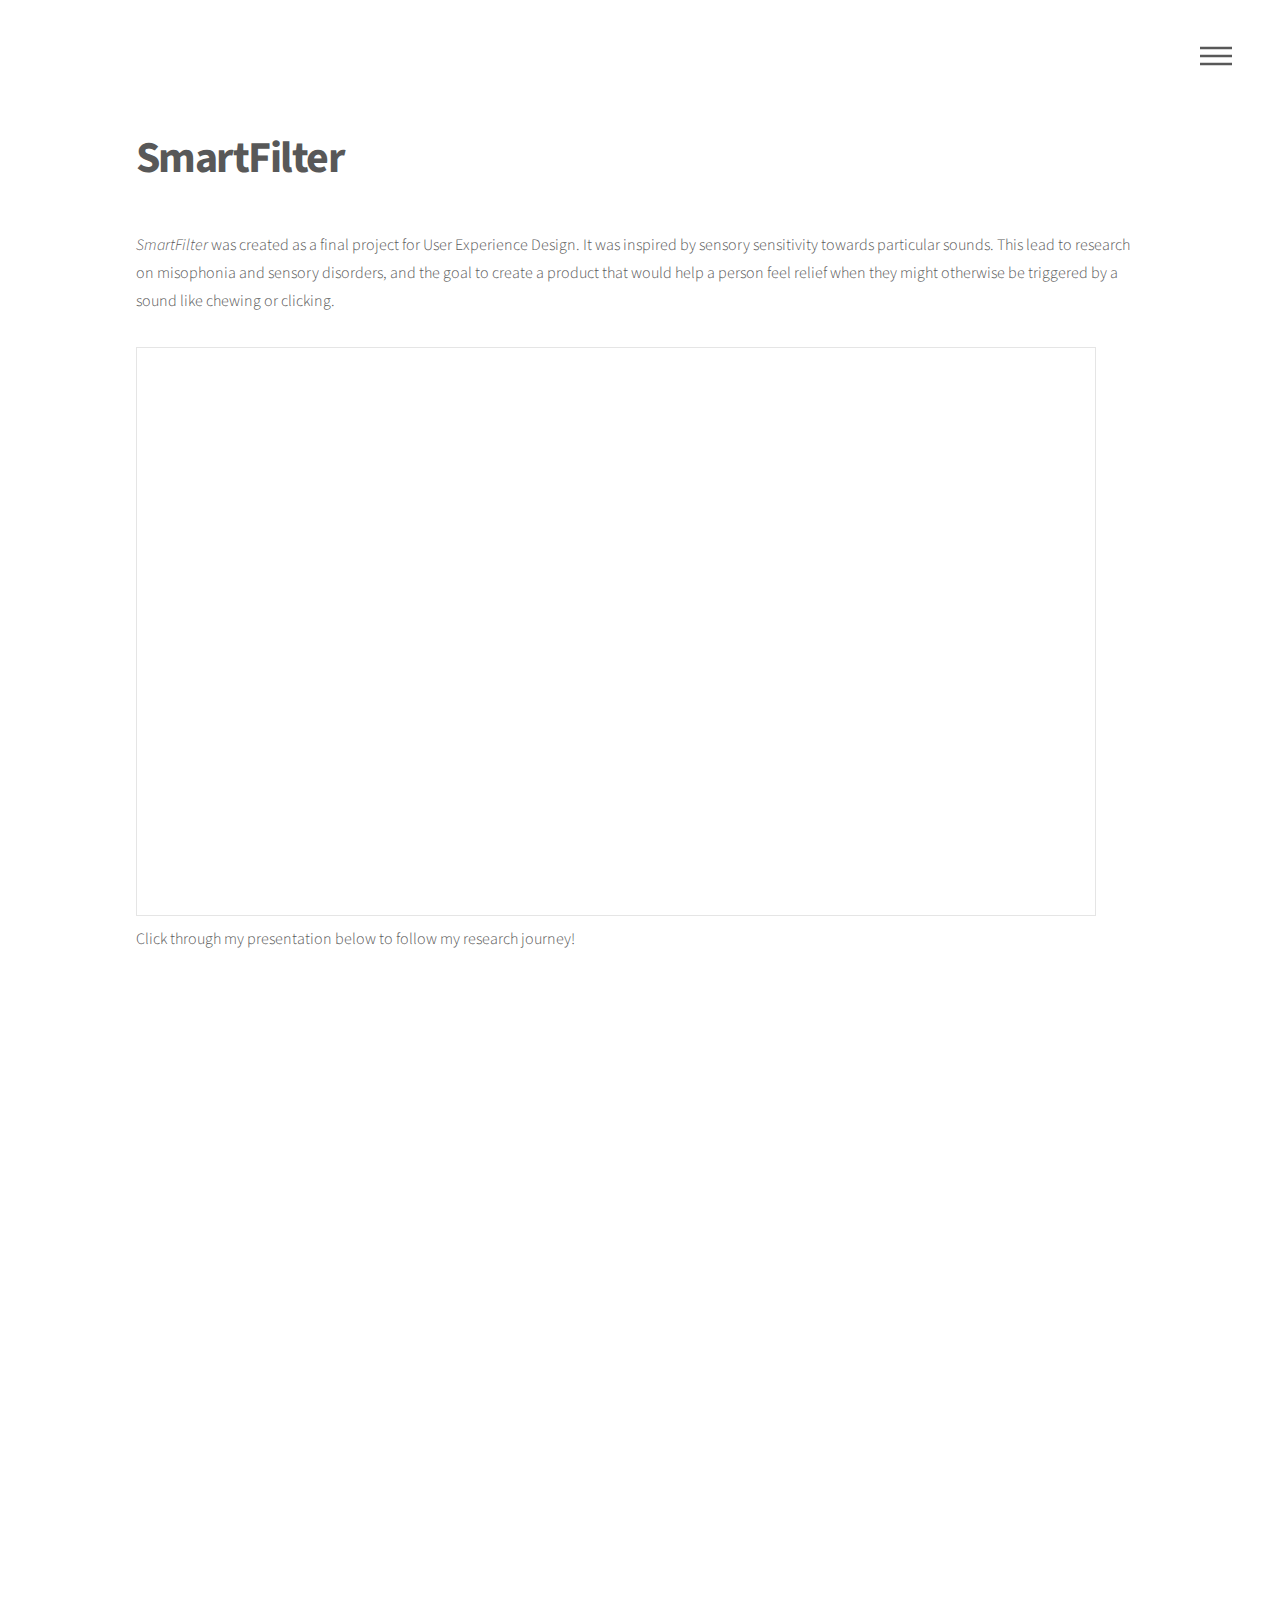
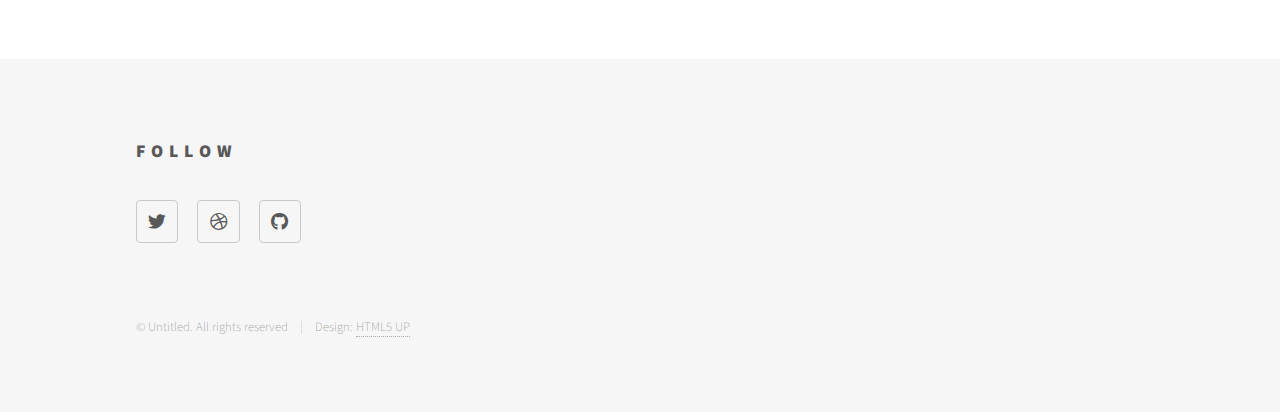
<file: SmartFilter.html>
<!DOCTYPE HTML>
<!--
	Phantom by HTML5 UP
	html5up.net | @ajlkn
	Free for personal and commercial use under the CCA 3.0 license (html5up.net/license)
-->
<html>
	<head>
		<title>SmartFilter - Vars Visualizes</title>
		<meta charset="utf-8" />
		<meta name="viewport" content="width=device-width, initial-scale=1, user-scalable=no" />
		<link rel="stylesheet" href="assets/css/main.css" />
		<noscript><link rel="stylesheet" href="assets/css/noscript.css" /></noscript>
	</head>
	<body class="is-preload">
		<!-- Wrapper -->
			<div id="wrapper">

				<!-- Header -->
					<header id="header">
						<div class="inner">

							<!-- Nav -->
								<nav>
									<ul>
										<li><a href="#menu">Menu</a></li>
									</ul>
								</nav>

						</div>
					</header>

					<!-- Menu -->
						<nav id="menu">
							<h2>Menu</h2>
							<ul>
								<li><a href="index.html">Home</a></li>
								<li><a href="aboutme.html">Meet Carmen</a></li>
							</ul>
						</nav>

				<!-- Main -->
				<div id="main">
					<div class="inner">
						<h1>SmartFilter</h1>

						<p> <em>SmartFilter</em> was created as a final project for User Experience Design. It was inspired by sensory sensitivity towards particular sounds.
							This lead to research on misophonia and sensory disorders, and the goal to create a product that would help a person feel relief when they might
							otherwise be triggered by a sound like chewing or clicking.</p>

						<iframe style="border: 1px solid rgba(0, 0, 0, 0.1);" width="960" height="569"
						src="https://www.figma.com/embed?embed_host=share&url=https%3A%2F%2Fwww.figma.com%2Fproto%2FfPEtFXA5PdlTzY883LZNz4%2FSmartFilter-Prototype%3Fpage-id%3D0%253A1%26node-id%3D1%253A2%26viewport%3D241%252C48%252C0.07%26scaling%3Dscale-down%26starting-point-node-id%3D1%253A2"
						allowfullscreen></iframe>

						<p>Click through my presentation below to follow my research journey!</p>

						<iframe src="https://docs.google.com/presentation/d/e/2PACX-1vS6_6SEW0Q6ip7e5OulMN1EQHidI8OSALZzeHcaQjVmDYjBIic_I4Oupd0OwzSETjr1UANEoght-skT/embed?start=false&loop=false&delayms=3000" frameborder="0"
						width="960" height="569" allowfullscreen="true" mozallowfullscreen="true" webkitallowfullscreen="true"></iframe>

					</div>
				</div>

				<!-- Footer -->
					<footer id="footer">
						<div class="inner">
							<section>
								<h2>Follow</h2>
								<ul class="icons">
										<li><a href="https://twitter.com/varsvisualizes" class="icon brands style2 fa-twitter"><span class="label">Twitter</span></a></li>
										<li><a href="https://dribbble.com/varsvisualizes" class="icon brands style2 fa-dribbble"><span class="label">Dribbble</span></a></li>
										<li><a href="https://github.com/varsvisualizes" class="icon brands style2 fa-github"><span class="label">GitHub</span></a></li>
								</ul>
							</section>
							<ul class="copyright">
								<li>&copy; Untitled. All rights reserved</li><li>Design: <a href="http://html5up.net">HTML5 UP</a></li>
							</ul>
						</div>

					</footer>

			</div>

		<!-- Scripts -->
			<script src="assets/js/jquery.min.js"></script>
			<script src="assets/js/browser.min.js"></script>
			<script src="assets/js/breakpoints.min.js"></script>
			<script src="assets/js/util.js"></script>
			<script src="assets/js/main.js"></script>

	</body>
</html>
</file>
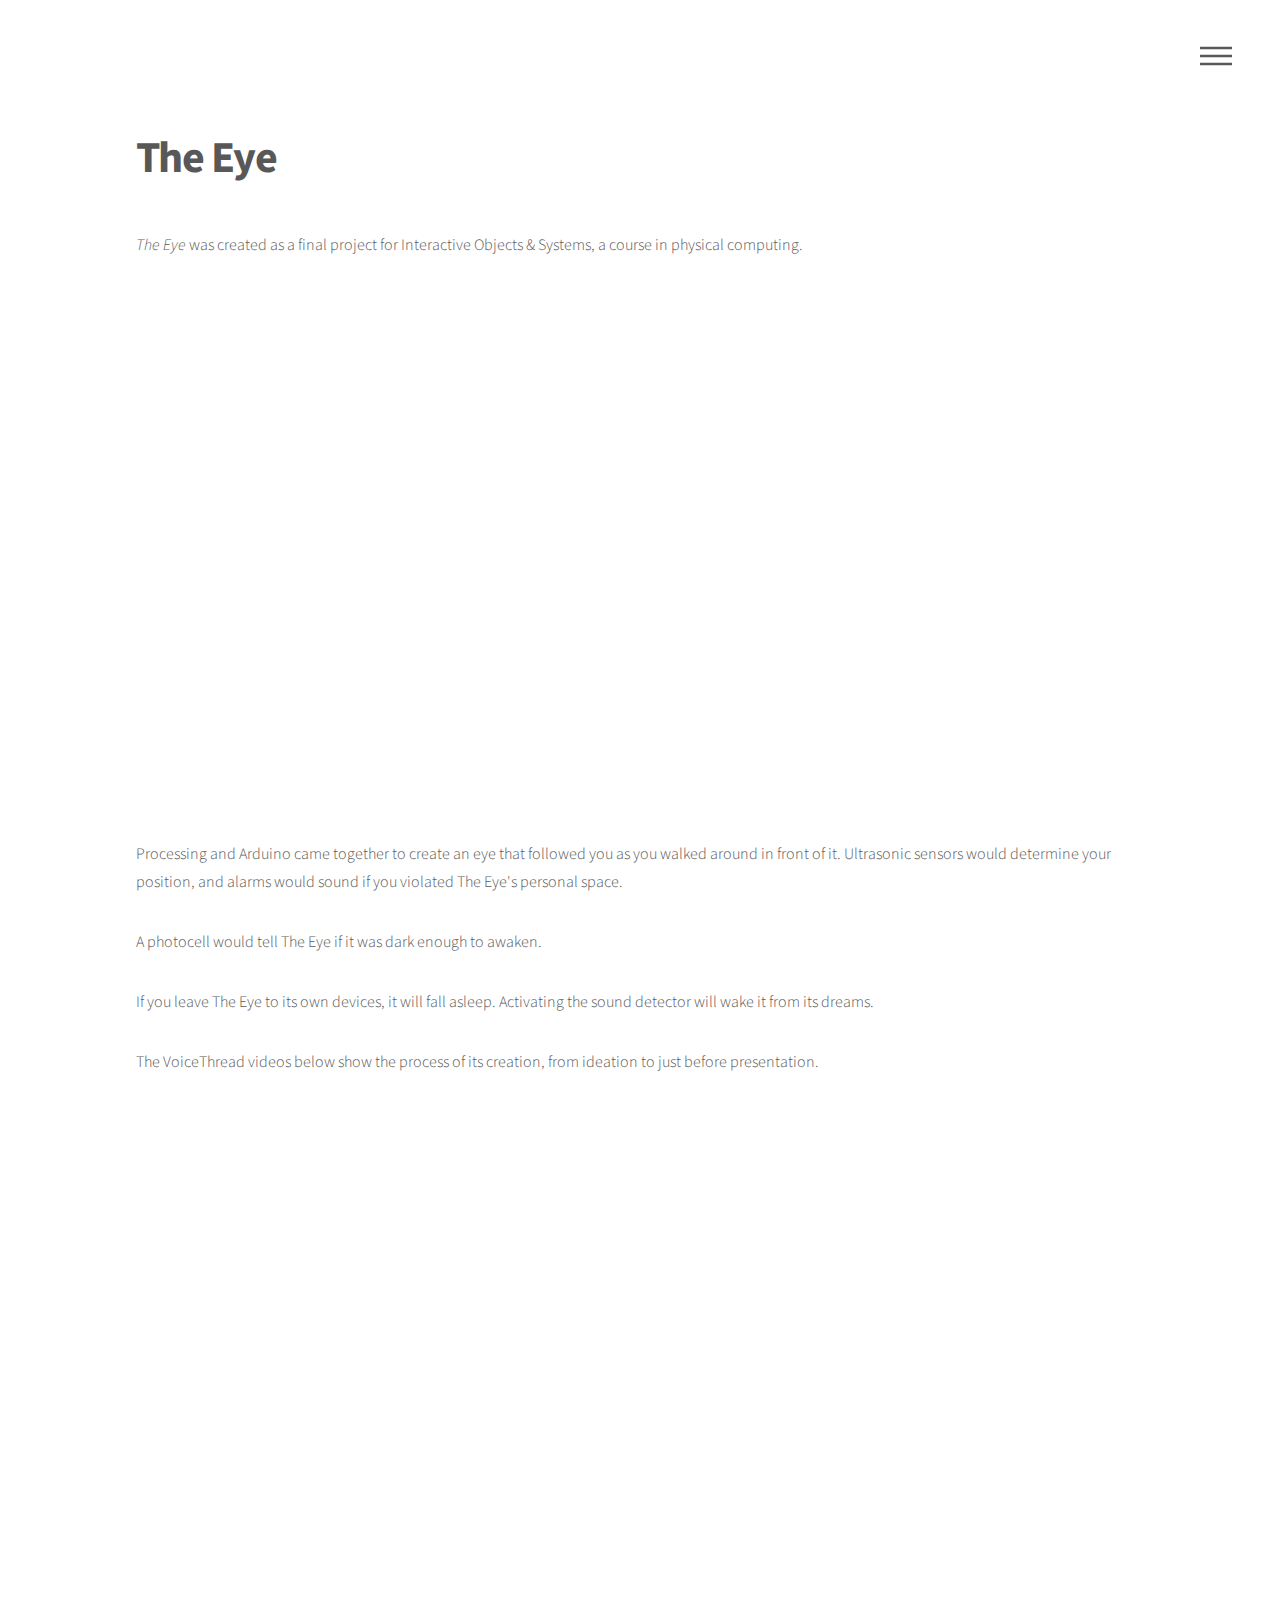
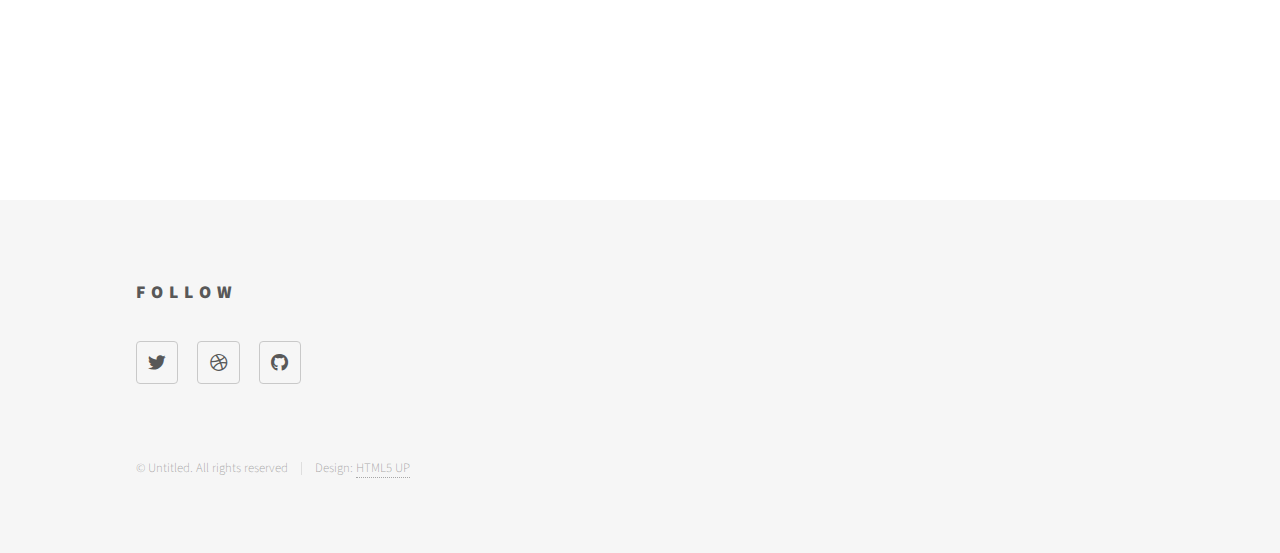
<file: TheEye.html>
<!DOCTYPE HTML>
<!--
	Phantom by HTML5 UP
	html5up.net | @ajlkn
	Free for personal and commercial use under the CCA 3.0 license (html5up.net/license)
-->
<html>
	<head>
		<title>The Eye - Vars Visualizes</title>
		<meta charset="utf-8" />
		<meta name="viewport" content="width=device-width, initial-scale=1, user-scalable=no" />
		<link rel="stylesheet" href="assets/css/main.css" />
		<noscript><link rel="stylesheet" href="assets/css/noscript.css" /></noscript>
	</head>
	<body class="is-preload">
		<!-- Wrapper -->
			<div id="wrapper">

				<!-- Header -->
					<header id="header">
						<div class="inner">

							<!-- Nav -->
								<nav>
									<ul>
										<li><a href="#menu">Menu</a></li>
									</ul>
								</nav>

						</div>
					</header>

					<!-- Menu -->
						<nav id="menu">
							<h2>Menu</h2>
							<ul>
								<li><a href="index.html">Home</a></li>
								<li><a href="aboutme.html">Meet Carmen</a></li>
							</ul>
						</nav>

				<!-- Main -->
					<div id="main">
						<div class="inner">
							<h1>The Eye</h1>

							<p> <em>The Eye</em> was created as a final project for Interactive Objects & Systems, a course in physical computing.</p>

							<iframe width="960" height="540" src="https://nyu.voicethread.com/app/player/?threadId=19817709" frameborder="0" allowusermedia allowfullscreen allow="camera https://nyu.voicethread.com; microphone https://nyu.voicethread.com; fullscreen https://nyu.voicethread.com;"></iframe>

							<p> Processing and Arduino came together to create an eye that followed you as you walked around in front of it. Ultrasonic sensors
								would determine your position, and alarms would sound if you violated The Eye's personal space.

							<p> A photocell would tell The Eye if it was dark enough to awaken.</p>

							<p> If you leave The Eye to its own devices, it will fall asleep. Activating the sound detector will wake it from its dreams.</p>

							<p> The VoiceThread videos below show the process of its creation, from ideation to just before presentation. </p>

							<iframe width="960" height="540" src="https://nyu.voicethread.com/app/player/?threadId=19817754" frameborder="0" allowusermedia allowfullscreen allow="camera https://nyu.voicethread.com; microphone https://nyu.voicethread.com; fullscreen https://nyu.voicethread.com;"></iframe>

							<iframe width="960" height="540" src="https://nyu.voicethread.com/app/player/?threadId=19817764" frameborder="0" allowusermedia allowfullscreen allow="camera https://nyu.voicethread.com; microphone https://nyu.voicethread.com; fullscreen https://nyu.voicethread.com;"></iframe>

							<iframe width="960" height="540" src="https://nyu.voicethread.com/app/player/?threadId=19817778" frameborder="0" allowusermedia allowfullscreen allow="camera https://nyu.voicethread.com; microphone https://nyu.voicethread.com; fullscreen https://nyu.voicethread.com;"></iframe>

							<iframe width="960" height="540" src="https://nyu.voicethread.com/app/player/?threadId=19817783" frameborder="0" allowusermedia allowfullscreen allow="camera https://nyu.voicethread.com; microphone https://nyu.voicethread.com; fullscreen https://nyu.voicethread.com;"></iframe>
						</div>
					</div>

				<!-- Footer -->
					<footer id="footer">
						<div class="inner">
							<section>
								<h2>Follow</h2>
								<ul class="icons">
										<li><a href="https://twitter.com/varsvisualizes" class="icon brands style2 fa-twitter"><span class="label">Twitter</span></a></li>
										<li><a href="https://dribbble.com/varsvisualizes" class="icon brands style2 fa-dribbble"><span class="label">Dribbble</span></a></li>
										<li><a href="https://github.com/varsvisualizes" class="icon brands style2 fa-github"><span class="label">GitHub</span></a></li>
								</ul>
							</section>
							<ul class="copyright">
								<li>&copy; Untitled. All rights reserved</li><li>Design: <a href="http://html5up.net">HTML5 UP</a></li>
							</ul>
						</div>

					</footer>

			</div>

		<!-- Scripts -->
			<script src="assets/js/jquery.min.js"></script>
			<script src="assets/js/browser.min.js"></script>
			<script src="assets/js/breakpoints.min.js"></script>
			<script src="assets/js/util.js"></script>
			<script src="assets/js/main.js"></script>

	</body>
</html>
</file>
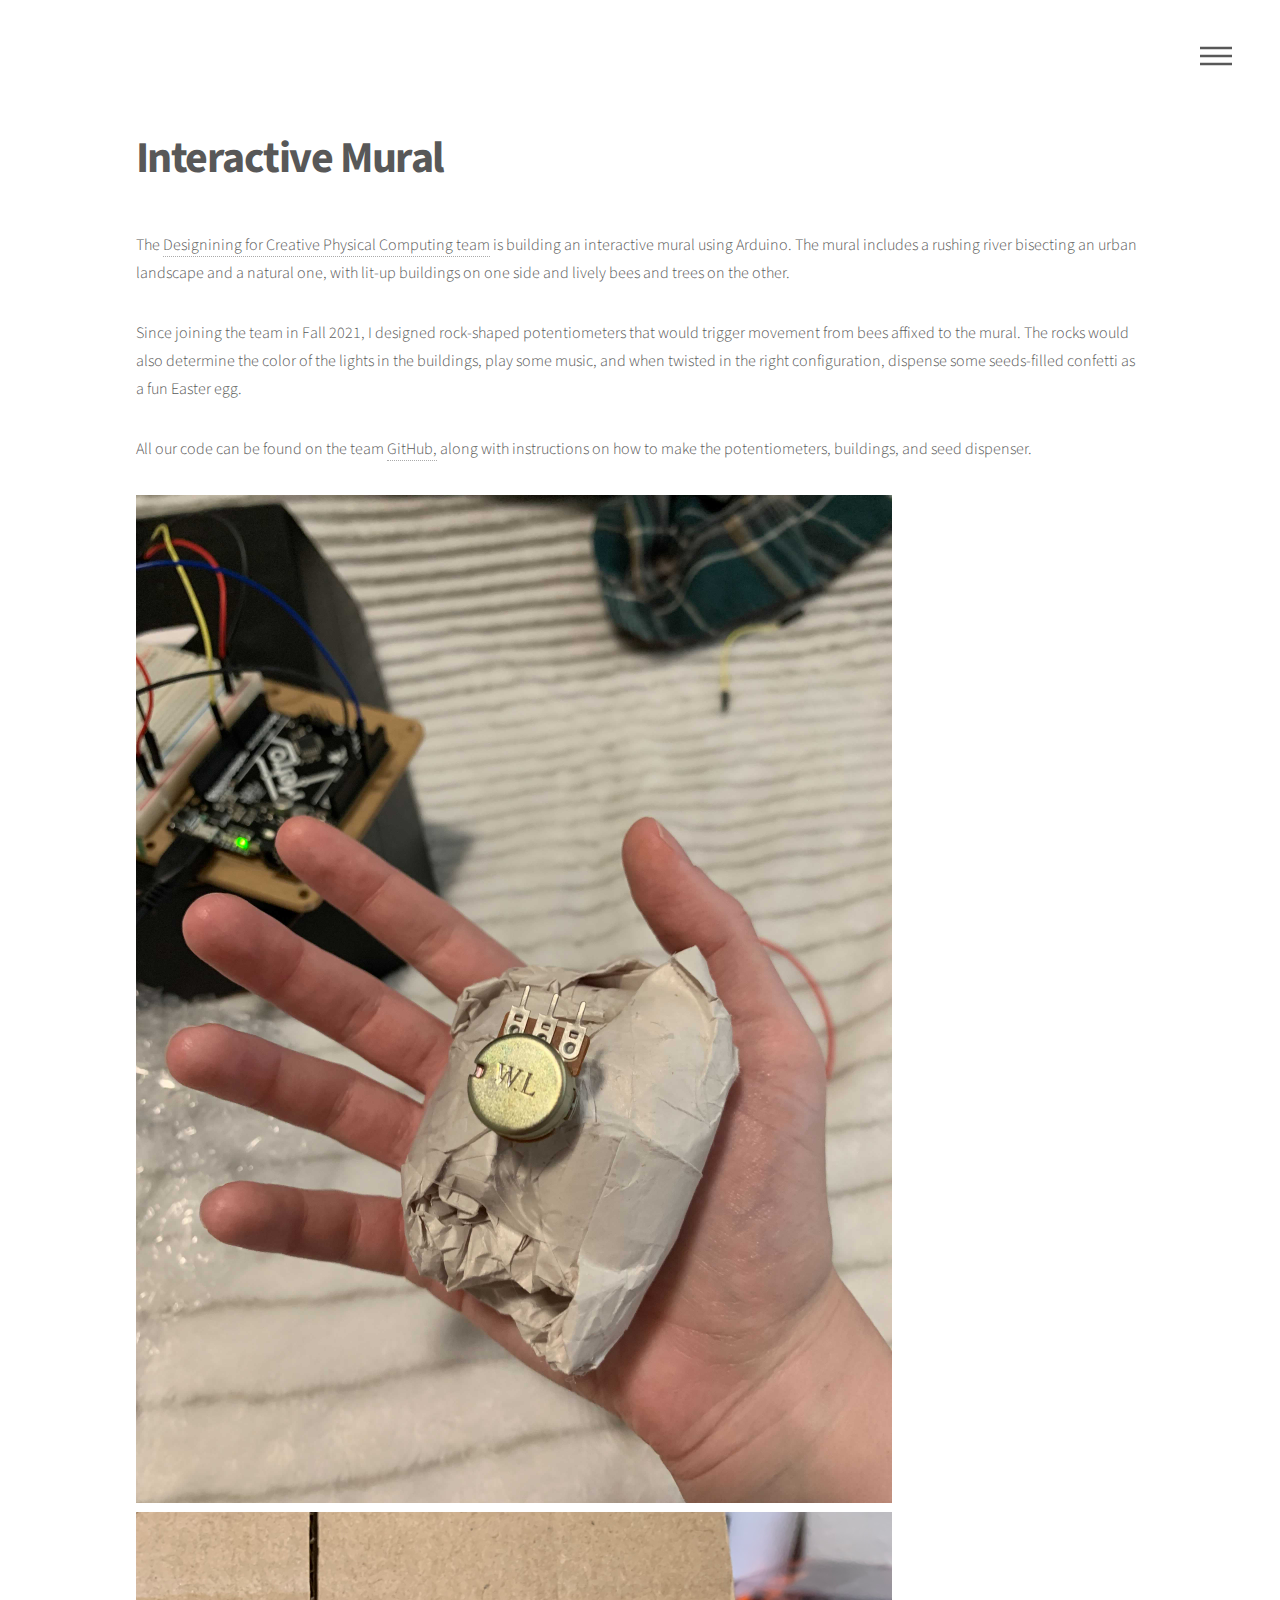
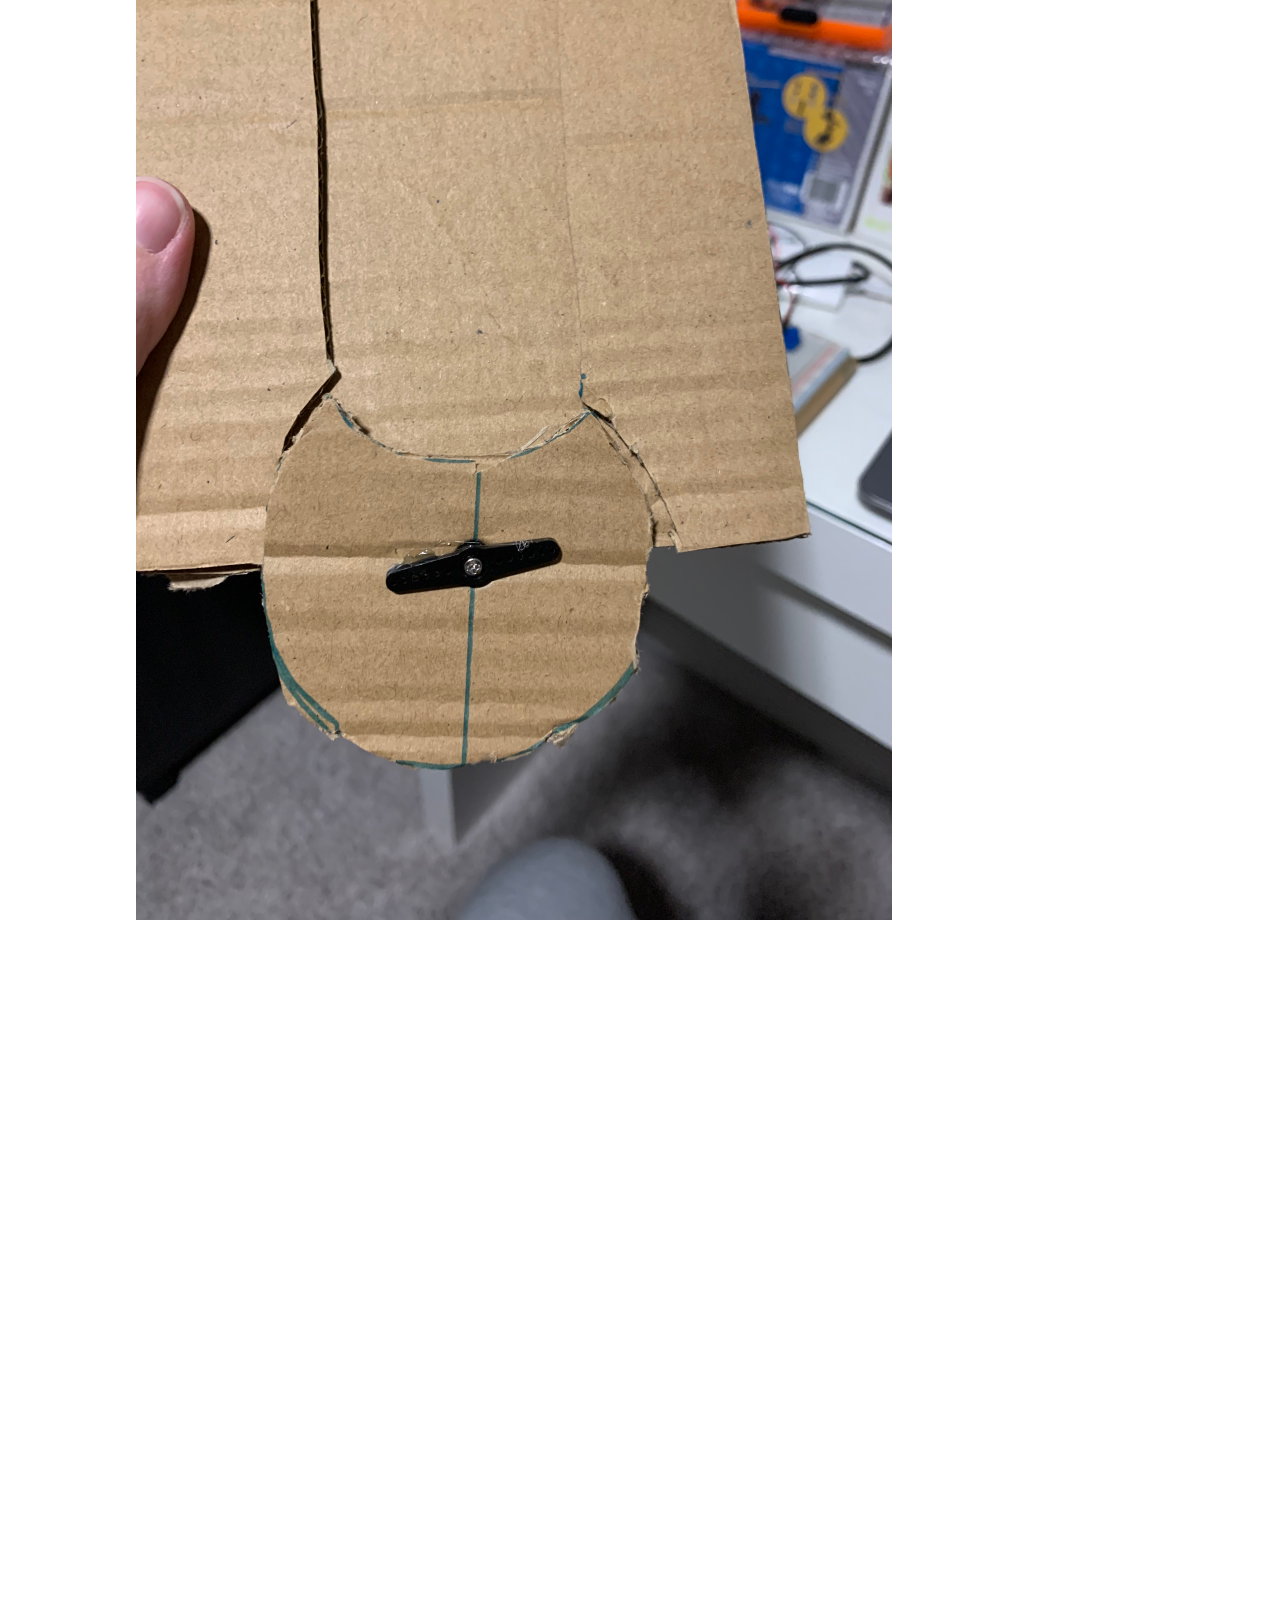
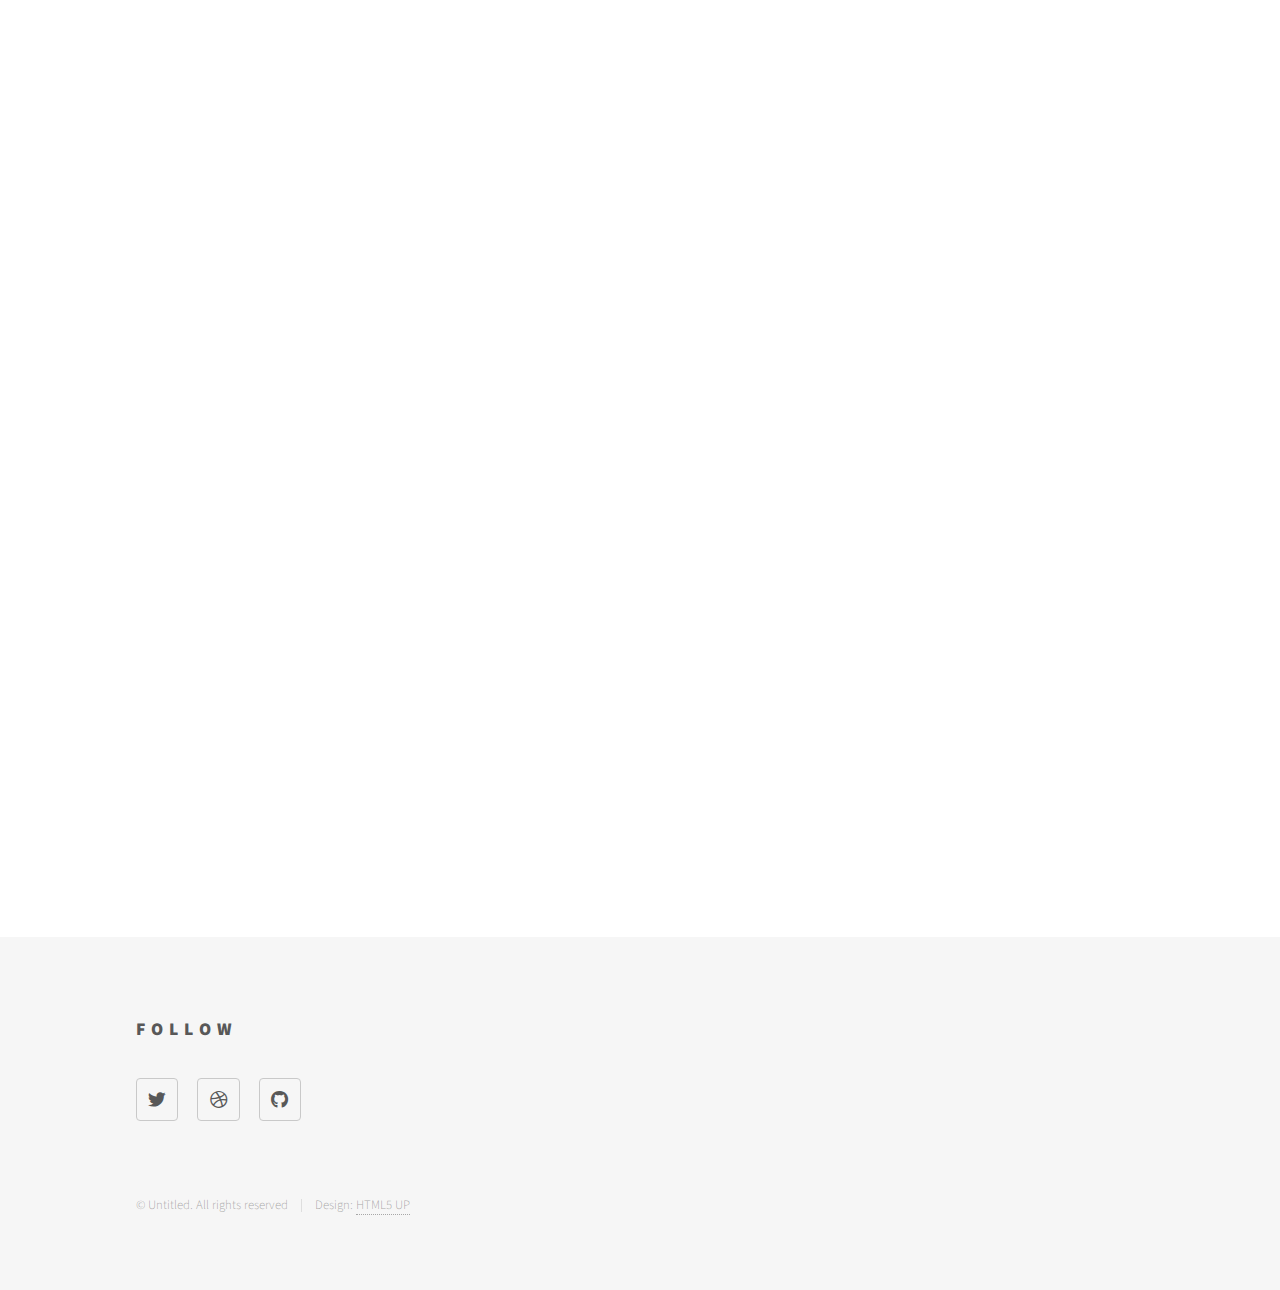
<file: VIPTeam.html>
<!DOCTYPE HTML>
<!--
	Phantom by HTML5 UP
	html5up.net | @ajlkn
	Free for personal and commercial use under the CCA 3.0 license (html5up.net/license)
-->
<html>
	<head>
		<title>VIP Team - Vars Visualizes</title>
		<meta charset="utf-8" />
		<meta name="viewport" content="width=device-width, initial-scale=1, user-scalable=no" />
		<link rel="stylesheet" href="assets/css/main.css" />
		<noscript><link rel="stylesheet" href="assets/css/noscript.css" /></noscript>
	</head>
	<body class="is-preload">
		<!-- Wrapper -->
			<div id="wrapper">

				<!-- Header -->
					<header id="header">
						<div class="inner">

							<!-- Nav -->
								<nav>
									<ul>
										<li><a href="#menu">Menu</a></li>
									</ul>
								</nav>

						</div>
					</header>

					<!-- Menu -->
						<nav id="menu">
							<h2>Menu</h2>
							<ul>
								<li><a href="index.html">Home</a></li>
								<li><a href="aboutme.html">Meet Carmen</a></li>
							</ul>
						</nav>

				<!-- Main -->
					<div id="main">
						<div class="inner">
							<h1>Interactive Mural</h1>

							<p>The <a href="https://wp.nyu.edu/creativephyscomp/">Designining for Creative Physical Computing team</a> is building an interactive mural using Arduino. The mural includes a rushing river
								bisecting an urban landscape and a natural one, with lit-up buildings on one side and lively bees and trees on the other. </p>
							<p> Since joining the team in Fall 2021, I designed rock-shaped potentiometers that would trigger movement from bees affixed to the mural.
								The rocks would also determine the color of the lights in the buildings, play some music, and when twisted in the right configuration,
							   dispense some seeds-filled confetti as a fun Easter egg. </p>
							<p>All our code can be found on the team <a href="https://github.com/varsvisualizes/VIP-mural-team">GitHub,</a> along with instructions on how to make the potentiometers, buildings, and seed dispenser.</p>

							<img src="images/Rock Back.jpg" alt="Image of a paper rock attached to a potentiometer." width="756" height="1008">

							<img src="images/Servo_Fin_HotGlued.jpg" alt="Image of the seed dispenser made from cardboard and a servo motor." width="756" height="1008">
							<div style="padding:75% 0 0 0;position:relative;">
								<iframe src="https://player.vimeo.com/video/698860565?h=ff6b7f61a6&amp;badge=0&amp;autopause=0&amp;player_id=0&amp;app_id=58479" frameborder="0" allow="autoplay; fullscreen; picture-in-picture" allowfullscreen style="position:absolute;top:0;left:0;width:100%;height:100%;" title="SeedDispenser_demo.MOV"></iframe>
							</div><script src="https://player.vimeo.com/api/player.js"></script>

							<div style="padding:75% 0 0 0;position:relative;">
								<iframe src="https://player.vimeo.com/video/698861023?h=0eb4f69c51&amp;badge=0&amp;autopause=0&amp;player_id=0&amp;app_id=58479" frameborder="0" allow="autoplay; fullscreen; picture-in-picture" allowfullscreen style="position:absolute;top:0;left:0;width:100%;height:100%;" title="RGB_and_Music"></iframe>
							</div><script src="https://player.vimeo.com/api/player.js"></script>

						</div>
					</div>

				<!-- Footer -->
					<footer id="footer">
						<div class="inner">
							<section>
								<h2>Follow</h2>
								<ul class="icons">
										<li><a href="https://twitter.com/varsvisualizes" class="icon brands style2 fa-twitter"><span class="label">Twitter</span></a></li>
										<li><a href="https://dribbble.com/varsvisualizes" class="icon brands style2 fa-dribbble"><span class="label">Dribbble</span></a></li>
										<li><a href="https://github.com/varsvisualizes" class="icon brands style2 fa-github"><span class="label">GitHub</span></a></li>
								</ul>
							</section>
							<ul class="copyright">
								<li>&copy; Untitled. All rights reserved</li><li>Design: <a href="http://html5up.net">HTML5 UP</a></li>
							</ul>
						</div>

					</footer>

			</div>

		<!-- Scripts -->
			<script src="assets/js/jquery.min.js"></script>
			<script src="assets/js/browser.min.js"></script>
			<script src="assets/js/breakpoints.min.js"></script>
			<script src="assets/js/util.js"></script>
			<script src="assets/js/main.js"></script>

	</body>
</html>
</file>
<file: assets/css/noscript.css>
/*
	Phantom by HTML5 UP
	html5up.net | @ajlkn
	Free for personal and commercial use under the CCA 3.0 license (html5up.net/license)
*/

/* Tiles */

	body.is-preload .tiles article {
		-moz-transform: none;
		-webkit-transform: none;
		-ms-transform: none;
		transform: none;
		opacity: 1;
	}
</file>
<file: assets/css/main.css>
@import url(fontawesome-all.min.css);
@import url("https://fonts.googleapis.com/css?family=Source+Sans+Pro:300,700,900");

/*
	Phantom by HTML5 UP
	html5up.net | @ajlkn
	Free for personal and commercial use under the CCA 3.0 license (html5up.net/license)
*/

html, body, div, span, applet, object,
iframe, h1, h2, h3, h4, h5, h6, p, blockquote,
pre, a, abbr, acronym, address, big, cite,
code, del, dfn, em, img, ins, kbd, q, s, samp,
small, strike, strong, sub, sup, tt, var, b,
u, i, center, dl, dt, dd, ol, ul, li, fieldset,
form, label, legend, table, caption, tbody,
tfoot, thead, tr, th, td, article, aside,
canvas, details, embed, figure, figcaption,
footer, header, hgroup, menu, nav, output, ruby,
section, summary, time, mark, audio, video {
	margin: 0;
	padding: 0;
	border: 0;
	font-size: 100%;
	font: inherit;
	vertical-align: baseline;}

article, aside, details, figcaption, figure,
footer, header, hgroup, menu, nav, section {
	display: block;}

body {
	line-height: 1;
}

ol, ul {
	list-style: none;
}

blockquote, q {
	quotes: none;
}

	blockquote:before, blockquote:after, q:before, q:after {
		content: '';
		content: none;
	}

table {
	border-collapse: collapse;
	border-spacing: 0;
}

body {
	-webkit-text-size-adjust: none;
}

mark {
	background-color: transparent;
	color: inherit;
}

input::-moz-focus-inner {
	border: 0;
	padding: 0;
}

input, select, textarea {
	-moz-appearance: none;
	-webkit-appearance: none;
	-ms-appearance: none;
	appearance: none;
}

/* Basic */

	@-ms-viewport {
		width: device-width;
	}

	body {
		-ms-overflow-style: scrollbar;
	}

	@media screen and (max-width: 480px) {

		html, body {
			min-width: 320px;
		}

	}

	html {
		box-sizing: border-box;
	}

	*, *:before, *:after {
		box-sizing: inherit;
	}

	body {
		background: #ffffff;
	}

		body.is-preload *, body.is-preload *:before, body.is-preload *:after {
			-moz-animation: none !important;
			-webkit-animation: none !important;
			-ms-animation: none !important;
			animation: none !important;
			-moz-transition: none !important;
			-webkit-transition: none !important;
			-ms-transition: none !important;
			transition: none !important;
		}

/* Type */

	body, input, select, textarea {
		color: #585858;
		font-family: "Source Sans Pro", Helvetica, sans-serif;
		font-size: 16pt;
		font-weight: 300;
		line-height: 1.75;
	}

		@media screen and (max-width: 1680px) {

			body, input, select, textarea {
				font-size: 14pt;
			}

		}

		@media screen and (max-width: 1280px) {

			body, input, select, textarea {
				font-size: 12pt;
			}

		}

	a {
		-moz-transition: border-bottom-color 0.2s ease, color 0.2s ease;
		-webkit-transition: border-bottom-color 0.2s ease, color 0.2s ease;
		-ms-transition: border-bottom-color 0.2s ease, color 0.2s ease;
		transition: border-bottom-color 0.2s ease, color 0.2s ease;
		text-decoration: none;
		color: #585858;
		border-bottom: dotted 1px rgba(88, 88, 88, 0.5);
	}

		a:hover {
			border-bottom-color: transparent;
			color: #f2849e !important;
		}

	strong, b {
		font-weight: 900;
	}

	em, i {
		font-style: italic;
	}

	p {
		margin: 0 0 2em 0;
	}

	h1 {
		font-size: 2.75em;
		font-weight: 700;
		line-height: 1.3;
		margin: 0 0 1em 0;
		letter-spacing: -0.035em;
	}

		h1 a {
			color: inherit;
		}

		@media screen and (max-width: 736px) {

			h1 {
				font-size: 2em;
				margin: 0 0 1em 0;
			}

		}

		@media screen and (max-width: 360px) {

			h1 {
				font-size: 1.75em;
			}

		}

	h2, h3, h4, h5, h6 {
		font-weight: 900;
		line-height: 1.5;
		margin: 0 0 2em 0;
		text-transform: uppercase;
		letter-spacing: 0.35em;
	}

		h2 a, h3 a, h4 a, h5 a, h6 a {
			color: inherit;
		}

	h2 {
		font-size: 1.1em;
	}

	h3 {
		font-size: 1em;
	}

	h4 {
		font-size: 0.8em;
	}

	h5 {
		font-size: 0.8em;
	}

	h6 {
		font-size: 0.8em;
	}

	@media screen and (max-width: 980px) {

		h1 br, h2 br, h3 br, h4 br, h5 br, h6 br {
			display: none;
		}

	}

	@media screen and (max-width: 736px) {

		h2 {
			font-size: 1em;
		}

		h3 {
			font-size: 0.8em;
		}

	}

	sub {
		font-size: 0.8em;
		position: relative;
		top: 0.5em;
	}

	sup {
		font-size: 0.8em;
		position: relative;
		top: -0.5em;
	}

	blockquote {
		border-left: solid 4px #c9c9c9;
		font-style: italic;
		margin: 0 0 2em 0;
		padding: 0.5em 0 0.5em 2em;
	}

	code {
		background: rgba(144, 144, 144, 0.075);
		border-radius: 4px;
		border: solid 1px #c9c9c9;
		font-family: "Courier New", monospace;
		font-size: 0.9em;
		margin: 0 0.25em;
		padding: 0.25em 0.65em;
	}

	pre {
		-webkit-overflow-scrolling: touch;
		font-family: "Courier New", monospace;
		font-size: 0.9em;
		margin: 0 0 2em 0;
	}

		pre code {
			display: block;
			line-height: 1.75;
			padding: 1em 1.5em;
			overflow-x: auto;
		}

	hr {
		border: 0;
		border-bottom: solid 1px #c9c9c9;
		margin: 2em 0;
	}

		hr.major {
			margin: 3em 0;
		}

	.align-left {
		text-align: left;
	}

	.align-center {
		text-align: center;
	}

	.align-right {
		text-align: right;
	}

/* Row */

	.row {
		display: flex;
		flex-wrap: wrap;
		box-sizing: border-box;
		align-items: stretch;
	}

		.row > * {
			box-sizing: border-box;
		}

		.row.gtr-uniform > * > :last-child {
			margin-bottom: 0;
		}

		.row.aln-left {
			justify-content: flex-start;
		}

		.row.aln-center {
			justify-content: center;
		}

		.row.aln-right {
			justify-content: flex-end;
		}

		.row.aln-top {
			align-items: flex-start;
		}

		.row.aln-middle {
			align-items: center;
		}

		.row.aln-bottom {
			align-items: flex-end;
		}

		.row > .imp {
			order: -1;
		}

		.row > .col-1 {
			width: 8.33333%;
		}

		.row > .off-1 {
			margin-left: 8.33333%;
		}

		.row > .col-2 {
			width: 16.66667%;
		}

		.row > .off-2 {
			margin-left: 16.66667%;
		}

		.row > .col-3 {
			width: 25%;
		}

		.row > .off-3 {
			margin-left: 25%;
		}

		.row > .col-4 {
			width: 33.33333%;
		}

		.row > .off-4 {
			margin-left: 33.33333%;
		}

		.row > .col-5 {
			width: 41.66667%;
		}

		.row > .off-5 {
			margin-left: 41.66667%;
		}

		.row > .col-6 {
			width: 50%;
		}

		.row > .off-6 {
			margin-left: 50%;
		}

		.row > .col-7 {
			width: 58.33333%;
		}

		.row > .off-7 {
			margin-left: 58.33333%;
		}

		.row > .col-8 {
			width: 66.66667%;
		}

		.row > .off-8 {
			margin-left: 66.66667%;
		}

		.row > .col-9 {
			width: 75%;
		}

		.row > .off-9 {
			margin-left: 75%;
		}

		.row > .col-10 {
			width: 83.33333%;
		}

		.row > .off-10 {
			margin-left: 83.33333%;
		}

		.row > .col-11 {
			width: 91.66667%;
		}

		.row > .off-11 {
			margin-left: 91.66667%;
		}

		.row > .col-12 {
			width: 100%;
		}

		.row > .off-12 {
			margin-left: 100%;
		}

		.row.gtr-0 {
			margin-top: 0;
			margin-left: 0em;
		}

			.row.gtr-0 > * {
				padding: 0 0 0 0em;
			}

			.row.gtr-0.gtr-uniform {
				margin-top: 0em;
			}

				.row.gtr-0.gtr-uniform > * {
					padding-top: 0em;
				}

		.row.gtr-25 {
			margin-top: 0;
			margin-left: -0.5em;
		}

			.row.gtr-25 > * {
				padding: 0 0 0 0.5em;
			}

			.row.gtr-25.gtr-uniform {
				margin-top: -0.5em;
			}

				.row.gtr-25.gtr-uniform > * {
					padding-top: 0.5em;
				}

		.row.gtr-50 {
			margin-top: 0;
			margin-left: -1em;
		}

			.row.gtr-50 > * {
				padding: 0 0 0 1em;
			}

			.row.gtr-50.gtr-uniform {
				margin-top: -1em;
			}

				.row.gtr-50.gtr-uniform > * {
					padding-top: 1em;
				}

		.row {
			margin-top: 0;
			margin-left: -2em;
		}

			.row > * {
				padding: 0 0 0 2em;
			}

			.row.gtr-uniform {
				margin-top: -2em;
			}

				.row.gtr-uniform > * {
					padding-top: 2em;
				}

		.row.gtr-150 {
			margin-top: 0;
			margin-left: -3em;
		}

			.row.gtr-150 > * {
				padding: 0 0 0 3em;
			}

			.row.gtr-150.gtr-uniform {
				margin-top: -3em;
			}

				.row.gtr-150.gtr-uniform > * {
					padding-top: 3em;
				}

		.row.gtr-200 {
			margin-top: 0;
			margin-left: -4em;
		}

			.row.gtr-200 > * {
				padding: 0 0 0 4em;
			}

			.row.gtr-200.gtr-uniform {
				margin-top: -4em;
			}

				.row.gtr-200.gtr-uniform > * {
					padding-top: 4em;
				}

		@media screen and (max-width: 1680px) {

			.row {
				display: flex;
				flex-wrap: wrap;
				box-sizing: border-box;
				align-items: stretch;
			}

				.row > * {
					box-sizing: border-box;
				}

				.row.gtr-uniform > * > :last-child {
					margin-bottom: 0;
				}

				.row.aln-left {
					justify-content: flex-start;
				}

				.row.aln-center {
					justify-content: center;
				}

				.row.aln-right {
					justify-content: flex-end;
				}

				.row.aln-top {
					align-items: flex-start;
				}

				.row.aln-middle {
					align-items: center;
				}

				.row.aln-bottom {
					align-items: flex-end;
				}

				.row > .imp-xlarge {
					order: -1;
				}

				.row > .col-1-xlarge {
					width: 8.33333%;
				}

				.row > .off-1-xlarge {
					margin-left: 8.33333%;
				}

				.row > .col-2-xlarge {
					width: 16.66667%;
				}

				.row > .off-2-xlarge {
					margin-left: 16.66667%;
				}

				.row > .col-3-xlarge {
					width: 25%;
				}

				.row > .off-3-xlarge {
					margin-left: 25%;
				}

				.row > .col-4-xlarge {
					width: 33.33333%;
				}

				.row > .off-4-xlarge {
					margin-left: 33.33333%;
				}

				.row > .col-5-xlarge {
					width: 41.66667%;
				}

				.row > .off-5-xlarge {
					margin-left: 41.66667%;
				}

				.row > .col-6-xlarge {
					width: 50%;
				}

				.row > .off-6-xlarge {
					margin-left: 50%;
				}

				.row > .col-7-xlarge {
					width: 58.33333%;
				}

				.row > .off-7-xlarge {
					margin-left: 58.33333%;
				}

				.row > .col-8-xlarge {
					width: 66.66667%;
				}

				.row > .off-8-xlarge {
					margin-left: 66.66667%;
				}

				.row > .col-9-xlarge {
					width: 75%;
				}

				.row > .off-9-xlarge {
					margin-left: 75%;
				}

				.row > .col-10-xlarge {
					width: 83.33333%;
				}

				.row > .off-10-xlarge {
					margin-left: 83.33333%;
				}

				.row > .col-11-xlarge {
					width: 91.66667%;
				}

				.row > .off-11-xlarge {
					margin-left: 91.66667%;
				}

				.row > .col-12-xlarge {
					width: 100%;
				}

				.row > .off-12-xlarge {
					margin-left: 100%;
				}

				.row.gtr-0 {
					margin-top: 0;
					margin-left: 0em;
				}

					.row.gtr-0 > * {
						padding: 0 0 0 0em;
					}

					.row.gtr-0.gtr-uniform {
						margin-top: 0em;
					}

						.row.gtr-0.gtr-uniform > * {
							padding-top: 0em;
						}

				.row.gtr-25 {
					margin-top: 0;
					margin-left: -0.5em;
				}

					.row.gtr-25 > * {
						padding: 0 0 0 0.5em;
					}

					.row.gtr-25.gtr-uniform {
						margin-top: -0.5em;
					}

						.row.gtr-25.gtr-uniform > * {
							padding-top: 0.5em;
						}

				.row.gtr-50 {
					margin-top: 0;
					margin-left: -1em;
				}

					.row.gtr-50 > * {
						padding: 0 0 0 1em;
					}

					.row.gtr-50.gtr-uniform {
						margin-top: -1em;
					}

						.row.gtr-50.gtr-uniform > * {
							padding-top: 1em;
						}

				.row {
					margin-top: 0;
					margin-left: -2em;
				}

					.row > * {
						padding: 0 0 0 2em;
					}

					.row.gtr-uniform {
						margin-top: -2em;
					}

						.row.gtr-uniform > * {
							padding-top: 2em;
						}

				.row.gtr-150 {
					margin-top: 0;
					margin-left: -3em;
				}

					.row.gtr-150 > * {
						padding: 0 0 0 3em;
					}

					.row.gtr-150.gtr-uniform {
						margin-top: -3em;
					}

						.row.gtr-150.gtr-uniform > * {
							padding-top: 3em;
						}

				.row.gtr-200 {
					margin-top: 0;
					margin-left: -4em;
				}

					.row.gtr-200 > * {
						padding: 0 0 0 4em;
					}

					.row.gtr-200.gtr-uniform {
						margin-top: -4em;
					}

						.row.gtr-200.gtr-uniform > * {
							padding-top: 4em;
						}

		}

		@media screen and (max-width: 1280px) {

			.row {
				display: flex;
				flex-wrap: wrap;
				box-sizing: border-box;
				align-items: stretch;
			}

				.row > * {
					box-sizing: border-box;
				}

				.row.gtr-uniform > * > :last-child {
					margin-bottom: 0;
				}

				.row.aln-left {
					justify-content: flex-start;
				}

				.row.aln-center {
					justify-content: center;
				}

				.row.aln-right {
					justify-content: flex-end;
				}

				.row.aln-top {
					align-items: flex-start;
				}

				.row.aln-middle {
					align-items: center;
				}

				.row.aln-bottom {
					align-items: flex-end;
				}

				.row > .imp-large {
					order: -1;
				}

				.row > .col-1-large {
					width: 8.33333%;
				}

				.row > .off-1-large {
					margin-left: 8.33333%;
				}

				.row > .col-2-large {
					width: 16.66667%;
				}

				.row > .off-2-large {
					margin-left: 16.66667%;
				}

				.row > .col-3-large {
					width: 25%;
				}

				.row > .off-3-large {
					margin-left: 25%;
				}

				.row > .col-4-large {
					width: 33.33333%;
				}

				.row > .off-4-large {
					margin-left: 33.33333%;
				}

				.row > .col-5-large {
					width: 41.66667%;
				}

				.row > .off-5-large {
					margin-left: 41.66667%;
				}

				.row > .col-6-large {
					width: 50%;
				}

				.row > .off-6-large {
					margin-left: 50%;
				}

				.row > .col-7-large {
					width: 58.33333%;
				}

				.row > .off-7-large {
					margin-left: 58.33333%;
				}

				.row > .col-8-large {
					width: 66.66667%;
				}

				.row > .off-8-large {
					margin-left: 66.66667%;
				}

				.row > .col-9-large {
					width: 75%;
				}

				.row > .off-9-large {
					margin-left: 75%;
				}

				.row > .col-10-large {
					width: 83.33333%;
				}

				.row > .off-10-large {
					margin-left: 83.33333%;
				}

				.row > .col-11-large {
					width: 91.66667%;
				}

				.row > .off-11-large {
					margin-left: 91.66667%;
				}

				.row > .col-12-large {
					width: 100%;
				}

				.row > .off-12-large {
					margin-left: 100%;
				}

				.row.gtr-0 {
					margin-top: 0;
					margin-left: 0em;
				}

					.row.gtr-0 > * {
						padding: 0 0 0 0em;
					}

					.row.gtr-0.gtr-uniform {
						margin-top: 0em;
					}

						.row.gtr-0.gtr-uniform > * {
							padding-top: 0em;
						}

				.row.gtr-25 {
					margin-top: 0;
					margin-left: -0.5em;
				}

					.row.gtr-25 > * {
						padding: 0 0 0 0.5em;
					}

					.row.gtr-25.gtr-uniform {
						margin-top: -0.5em;
					}

						.row.gtr-25.gtr-uniform > * {
							padding-top: 0.5em;
						}

				.row.gtr-50 {
					margin-top: 0;
					margin-left: -1em;
				}

					.row.gtr-50 > * {
						padding: 0 0 0 1em;
					}

					.row.gtr-50.gtr-uniform {
						margin-top: -1em;
					}

						.row.gtr-50.gtr-uniform > * {
							padding-top: 1em;
						}

				.row {
					margin-top: 0;
					margin-left: -2em;
				}

					.row > * {
						padding: 0 0 0 2em;
					}

					.row.gtr-uniform {
						margin-top: -2em;
					}

						.row.gtr-uniform > * {
							padding-top: 2em;
						}

				.row.gtr-150 {
					margin-top: 0;
					margin-left: -3em;
				}

					.row.gtr-150 > * {
						padding: 0 0 0 3em;
					}

					.row.gtr-150.gtr-uniform {
						margin-top: -3em;
					}

						.row.gtr-150.gtr-uniform > * {
							padding-top: 3em;
						}

				.row.gtr-200 {
					margin-top: 0;
					margin-left: -4em;
				}

					.row.gtr-200 > * {
						padding: 0 0 0 4em;
					}

					.row.gtr-200.gtr-uniform {
						margin-top: -4em;
					}

						.row.gtr-200.gtr-uniform > * {
							padding-top: 4em;
						}

		}

		@media screen and (max-width: 980px) {

			.row {
				display: flex;
				flex-wrap: wrap;
				box-sizing: border-box;
				align-items: stretch;
			}

				.row > * {
					box-sizing: border-box;
				}

				.row.gtr-uniform > * > :last-child {
					margin-bottom: 0;
				}

				.row.aln-left {
					justify-content: flex-start;
				}

				.row.aln-center {
					justify-content: center;
				}

				.row.aln-right {
					justify-content: flex-end;
				}

				.row.aln-top {
					align-items: flex-start;
				}

				.row.aln-middle {
					align-items: center;
				}

				.row.aln-bottom {
					align-items: flex-end;
				}

				.row > .imp-medium {
					order: -1;
				}

				.row > .col-1-medium {
					width: 8.33333%;
				}

				.row > .off-1-medium {
					margin-left: 8.33333%;
				}

				.row > .col-2-medium {
					width: 16.66667%;
				}

				.row > .off-2-medium {
					margin-left: 16.66667%;
				}

				.row > .col-3-medium {
					width: 25%;
				}

				.row > .off-3-medium {
					margin-left: 25%;
				}

				.row > .col-4-medium {
					width: 33.33333%;
				}

				.row > .off-4-medium {
					margin-left: 33.33333%;
				}

				.row > .col-5-medium {
					width: 41.66667%;
				}

				.row > .off-5-medium {
					margin-left: 41.66667%;
				}

				.row > .col-6-medium {
					width: 50%;
				}

				.row > .off-6-medium {
					margin-left: 50%;
				}

				.row > .col-7-medium {
					width: 58.33333%;
				}

				.row > .off-7-medium {
					margin-left: 58.33333%;
				}

				.row > .col-8-medium {
					width: 66.66667%;
				}

				.row > .off-8-medium {
					margin-left: 66.66667%;
				}

				.row > .col-9-medium {
					width: 75%;
				}

				.row > .off-9-medium {
					margin-left: 75%;
				}

				.row > .col-10-medium {
					width: 83.33333%;
				}

				.row > .off-10-medium {
					margin-left: 83.33333%;
				}

				.row > .col-11-medium {
					width: 91.66667%;
				}

				.row > .off-11-medium {
					margin-left: 91.66667%;
				}

				.row > .col-12-medium {
					width: 100%;
				}

				.row > .off-12-medium {
					margin-left: 100%;
				}

				.row.gtr-0 {
					margin-top: 0;
					margin-left: 0em;
				}

					.row.gtr-0 > * {
						padding: 0 0 0 0em;
					}

					.row.gtr-0.gtr-uniform {
						margin-top: 0em;
					}

						.row.gtr-0.gtr-uniform > * {
							padding-top: 0em;
						}

				.row.gtr-25 {
					margin-top: 0;
					margin-left: -0.375em;
				}

					.row.gtr-25 > * {
						padding: 0 0 0 0.375em;
					}

					.row.gtr-25.gtr-uniform {
						margin-top: -0.375em;
					}

						.row.gtr-25.gtr-uniform > * {
							padding-top: 0.375em;
						}

				.row.gtr-50 {
					margin-top: 0;
					margin-left: -0.75em;
				}

					.row.gtr-50 > * {
						padding: 0 0 0 0.75em;
					}

					.row.gtr-50.gtr-uniform {
						margin-top: -0.75em;
					}

						.row.gtr-50.gtr-uniform > * {
							padding-top: 0.75em;
						}

				.row {
					margin-top: 0;
					margin-left: -1.5em;
				}

					.row > * {
						padding: 0 0 0 1.5em;
					}

					.row.gtr-uniform {
						margin-top: -1.5em;
					}

						.row.gtr-uniform > * {
							padding-top: 1.5em;
						}

				.row.gtr-150 {
					margin-top: 0;
					margin-left: -2.25em;
				}

					.row.gtr-150 > * {
						padding: 0 0 0 2.25em;
					}

					.row.gtr-150.gtr-uniform {
						margin-top: -2.25em;
					}

						.row.gtr-150.gtr-uniform > * {
							padding-top: 2.25em;
						}

				.row.gtr-200 {
					margin-top: 0;
					margin-left: -3em;
				}

					.row.gtr-200 > * {
						padding: 0 0 0 3em;
					}

					.row.gtr-200.gtr-uniform {
						margin-top: -3em;
					}

						.row.gtr-200.gtr-uniform > * {
							padding-top: 3em;
						}

		}

		@media screen and (max-width: 736px) {

			.row {
				display: flex;
				flex-wrap: wrap;
				box-sizing: border-box;
				align-items: stretch;
			}

				.row > * {
					box-sizing: border-box;
				}

				.row.gtr-uniform > * > :last-child {
					margin-bottom: 0;
				}

				.row.aln-left {
					justify-content: flex-start;
				}

				.row.aln-center {
					justify-content: center;
				}

				.row.aln-right {
					justify-content: flex-end;
				}

				.row.aln-top {
					align-items: flex-start;
				}

				.row.aln-middle {
					align-items: center;
				}

				.row.aln-bottom {
					align-items: flex-end;
				}

				.row > .imp-small {
					order: -1;
				}

				.row > .col-1-small {
					width: 8.33333%;
				}

				.row > .off-1-small {
					margin-left: 8.33333%;
				}

				.row > .col-2-small {
					width: 16.66667%;
				}

				.row > .off-2-small {
					margin-left: 16.66667%;
				}

				.row > .col-3-small {
					width: 25%;
				}

				.row > .off-3-small {
					margin-left: 25%;
				}

				.row > .col-4-small {
					width: 33.33333%;
				}

				.row > .off-4-small {
					margin-left: 33.33333%;
				}

				.row > .col-5-small {
					width: 41.66667%;
				}

				.row > .off-5-small {
					margin-left: 41.66667%;
				}

				.row > .col-6-small {
					width: 50%;
				}

				.row > .off-6-small {
					margin-left: 50%;
				}

				.row > .col-7-small {
					width: 58.33333%;
				}

				.row > .off-7-small {
					margin-left: 58.33333%;
				}

				.row > .col-8-small {
					width: 66.66667%;
				}

				.row > .off-8-small {
					margin-left: 66.66667%;
				}

				.row > .col-9-small {
					width: 75%;
				}

				.row > .off-9-small {
					margin-left: 75%;
				}

				.row > .col-10-small {
					width: 83.33333%;
				}

				.row > .off-10-small {
					margin-left: 83.33333%;
				}

				.row > .col-11-small {
					width: 91.66667%;
				}

				.row > .off-11-small {
					margin-left: 91.66667%;
				}

				.row > .col-12-small {
					width: 100%;
				}

				.row > .off-12-small {
					margin-left: 100%;
				}

				.row.gtr-0 {
					margin-top: 0;
					margin-left: 0em;
				}

					.row.gtr-0 > * {
						padding: 0 0 0 0em;
					}

					.row.gtr-0.gtr-uniform {
						margin-top: 0em;
					}

						.row.gtr-0.gtr-uniform > * {
							padding-top: 0em;
						}

				.row.gtr-25 {
					margin-top: 0;
					margin-left: -0.25em;
				}

					.row.gtr-25 > * {
						padding: 0 0 0 0.25em;
					}

					.row.gtr-25.gtr-uniform {
						margin-top: -0.25em;
					}

						.row.gtr-25.gtr-uniform > * {
							padding-top: 0.25em;
						}

				.row.gtr-50 {
					margin-top: 0;
					margin-left: -0.5em;
				}

					.row.gtr-50 > * {
						padding: 0 0 0 0.5em;
					}

					.row.gtr-50.gtr-uniform {
						margin-top: -0.5em;
					}

						.row.gtr-50.gtr-uniform > * {
							padding-top: 0.5em;
						}

				.row {
					margin-top: 0;
					margin-left: -1em;
				}

					.row > * {
						padding: 0 0 0 1em;
					}

					.row.gtr-uniform {
						margin-top: -1em;
					}

						.row.gtr-uniform > * {
							padding-top: 1em;
						}

				.row.gtr-150 {
					margin-top: 0;
					margin-left: -1.5em;
				}

					.row.gtr-150 > * {
						padding: 0 0 0 1.5em;
					}

					.row.gtr-150.gtr-uniform {
						margin-top: -1.5em;
					}

						.row.gtr-150.gtr-uniform > * {
							padding-top: 1.5em;
						}

				.row.gtr-200 {
					margin-top: 0;
					margin-left: -2em;
				}

					.row.gtr-200 > * {
						padding: 0 0 0 2em;
					}

					.row.gtr-200.gtr-uniform {
						margin-top: -2em;
					}

						.row.gtr-200.gtr-uniform > * {
							padding-top: 2em;
						}

		}

		@media screen and (max-width: 480px) {

			.row {
				display: flex;
				flex-wrap: wrap;
				box-sizing: border-box;
				align-items: stretch;
			}

				.row > * {
					box-sizing: border-box;
				}

				.row.gtr-uniform > * > :last-child {
					margin-bottom: 0;
				}

				.row.aln-left {
					justify-content: flex-start;
				}

				.row.aln-center {
					justify-content: center;
				}

				.row.aln-right {
					justify-content: flex-end;
				}

				.row.aln-top {
					align-items: flex-start;
				}

				.row.aln-middle {
					align-items: center;
				}

				.row.aln-bottom {
					align-items: flex-end;
				}

				.row > .imp-xsmall {
					order: -1;
				}

				.row > .col-1-xsmall {
					width: 8.33333%;
				}

				.row > .off-1-xsmall {
					margin-left: 8.33333%;
				}

				.row > .col-2-xsmall {
					width: 16.66667%;
				}

				.row > .off-2-xsmall {
					margin-left: 16.66667%;
				}

				.row > .col-3-xsmall {
					width: 25%;
				}

				.row > .off-3-xsmall {
					margin-left: 25%;
				}

				.row > .col-4-xsmall {
					width: 33.33333%;
				}

				.row > .off-4-xsmall {
					margin-left: 33.33333%;
				}

				.row > .col-5-xsmall {
					width: 41.66667%;
				}

				.row > .off-5-xsmall {
					margin-left: 41.66667%;
				}

				.row > .col-6-xsmall {
					width: 50%;
				}

				.row > .off-6-xsmall {
					margin-left: 50%;
				}

				.row > .col-7-xsmall {
					width: 58.33333%;
				}

				.row > .off-7-xsmall {
					margin-left: 58.33333%;
				}

				.row > .col-8-xsmall {
					width: 66.66667%;
				}

				.row > .off-8-xsmall {
					margin-left: 66.66667%;
				}

				.row > .col-9-xsmall {
					width: 75%;
				}

				.row > .off-9-xsmall {
					margin-left: 75%;
				}

				.row > .col-10-xsmall {
					width: 83.33333%;
				}

				.row > .off-10-xsmall {
					margin-left: 83.33333%;
				}

				.row > .col-11-xsmall {
					width: 91.66667%;
				}

				.row > .off-11-xsmall {
					margin-left: 91.66667%;
				}

				.row > .col-12-xsmall {
					width: 100%;
				}

				.row > .off-12-xsmall {
					margin-left: 100%;
				}

				.row.gtr-0 {
					margin-top: 0;
					margin-left: 0em;
				}

					.row.gtr-0 > * {
						padding: 0 0 0 0em;
					}

					.row.gtr-0.gtr-uniform {
						margin-top: 0em;
					}

						.row.gtr-0.gtr-uniform > * {
							padding-top: 0em;
						}

				.row.gtr-25 {
					margin-top: 0;
					margin-left: -0.25em;
				}

					.row.gtr-25 > * {
						padding: 0 0 0 0.25em;
					}

					.row.gtr-25.gtr-uniform {
						margin-top: -0.25em;
					}

						.row.gtr-25.gtr-uniform > * {
							padding-top: 0.25em;
						}

				.row.gtr-50 {
					margin-top: 0;
					margin-left: -0.5em;
				}

					.row.gtr-50 > * {
						padding: 0 0 0 0.5em;
					}

					.row.gtr-50.gtr-uniform {
						margin-top: -0.5em;
					}

						.row.gtr-50.gtr-uniform > * {
							padding-top: 0.5em;
						}

				.row {
					margin-top: 0;
					margin-left: -1em;
				}

					.row > * {
						padding: 0 0 0 1em;
					}

					.row.gtr-uniform {
						margin-top: -1em;
					}

						.row.gtr-uniform > * {
							padding-top: 1em;
						}

				.row.gtr-150 {
					margin-top: 0;
					margin-left: -1.5em;
				}

					.row.gtr-150 > * {
						padding: 0 0 0 1.5em;
					}

					.row.gtr-150.gtr-uniform {
						margin-top: -1.5em;
					}

						.row.gtr-150.gtr-uniform > * {
							padding-top: 1.5em;
						}

				.row.gtr-200 {
					margin-top: 0;
					margin-left: -2em;
				}

					.row.gtr-200 > * {
						padding: 0 0 0 2em;
					}

					.row.gtr-200.gtr-uniform {
						margin-top: -2em;
					}

						.row.gtr-200.gtr-uniform > * {
							padding-top: 2em;
						}

		}

/* Section/Article */

	section.special, article.special {
		text-align: center;
	}

	header p {
		margin-top: -1em;
	}

	@media screen and (max-width: 736px) {

		header p {
			margin-top: 0;
		}

	}

/* Icon */

	.icon {
		text-decoration: none;
		border-bottom: none;
		position: relative;
	}

		.icon:before {
			-moz-osx-font-smoothing: grayscale;
			-webkit-font-smoothing: antialiased;
			display: inline-block;
			font-style: normal;
			font-variant: normal;
			text-rendering: auto;
			line-height: 1;
			text-transform: none !important;
			font-family: 'Font Awesome 5 Free';
			font-weight: 400;
		}

		.icon > .label {
			display: none;
		}

		.icon:before {
			line-height: inherit;
		}

		.icon.solid:before {
			font-weight: 900;
		}

		.icon.brands:before {
			font-family: 'Font Awesome 5 Brands';
		}

		.icon.style2 {
			-moz-transition: background-color 0.2s ease-in-out, color 0.2s ease-in-out, border-color 0.2s ease-in-out;
			-webkit-transition: background-color 0.2s ease-in-out, color 0.2s ease-in-out, border-color 0.2s ease-in-out;
			-ms-transition: background-color 0.2s ease-in-out, color 0.2s ease-in-out, border-color 0.2s ease-in-out;
			transition: background-color 0.2s ease-in-out, color 0.2s ease-in-out, border-color 0.2s ease-in-out;
			background-color: transparent;
			border: solid 1px #c9c9c9;
			border-radius: 4px;
			width: 2.65em;
			height: 2.65em;
			overflow: hidden;
			display: inline-block;
			text-align: center;
			line-height: 2.65em;
			color: inherit;
		}

			.icon.style2:before {
				font-size: 1.1em;
			}

			.icon.style2:hover {
				color: #f2849e;
				border-color: #f2849e;
			}

			.icon.style2:active {
				background-color: rgba(242, 132, 158, 0.1);
			}

/* List */

	ol {
		list-style: decimal;
		margin: 0 0 2em 0;
		padding-left: 1.25em;
	}

		ol li {
			padding-left: 0.25em;
		}

	ul {
		list-style: disc;
		margin: 0 0 2em 0;
		padding-left: 1em;
	}

		ul li {
			padding-left: 0.5em;
		}

		ul.alt {
			list-style: none;
			padding-left: 0;
		}

			ul.alt li {
				border-top: solid 1px #c9c9c9;
				padding: 0.5em 0;
			}

				ul.alt li:first-child {
					border-top: 0;
					padding-top: 0;
				}

	dl {
		margin: 0 0 2em 0;
	}

		dl dt {
			display: block;
			font-weight: 900;
			margin: 0 0 1em 0;
		}

		dl dd {
			margin-left: 2em;
		}

/* Actions */

	ul.actions {
		display: -moz-flex;
		display: -webkit-flex;
		display: -ms-flex;
		display: flex;
		cursor: default;
		list-style: none;
		margin-left: -1em;
		padding-left: 0;
	}

		ul.actions li {
			padding: 0 0 0 1em;
			vertical-align: middle;
		}

		ul.actions.special {
			-moz-justify-content: center;
			-webkit-justify-content: center;
			-ms-justify-content: center;
			justify-content: center;
			width: 100%;
			margin-left: 0;
		}

			ul.actions.special li:first-child {
				padding-left: 0;
			}

		ul.actions.stacked {
			-moz-flex-direction: column;
			-webkit-flex-direction: column;
			-ms-flex-direction: column;
			flex-direction: column;
			margin-left: 0;
		}

			ul.actions.stacked li {
				padding: 1.3em 0 0 0;
			}

				ul.actions.stacked li:first-child {
					padding-top: 0;
				}

		ul.actions.fit {
			width: calc(100% + 1em);
		}

			ul.actions.fit li {
				-moz-flex-grow: 1;
				-webkit-flex-grow: 1;
				-ms-flex-grow: 1;
				flex-grow: 1;
				-moz-flex-shrink: 1;
				-webkit-flex-shrink: 1;
				-ms-flex-shrink: 1;
				flex-shrink: 1;
				width: 100%;
			}

				ul.actions.fit li > * {
					width: 100%;
				}

			ul.actions.fit.stacked {
				width: 100%;
			}

		@media screen and (max-width: 480px) {

			ul.actions:not(.fixed) {
				-moz-flex-direction: column;
				-webkit-flex-direction: column;
				-ms-flex-direction: column;
				flex-direction: column;
				margin-left: 0;
				width: 100% !important;
			}

				ul.actions:not(.fixed) li {
					-moz-flex-grow: 1;
					-webkit-flex-grow: 1;
					-ms-flex-grow: 1;
					flex-grow: 1;
					-moz-flex-shrink: 1;
					-webkit-flex-shrink: 1;
					-ms-flex-shrink: 1;
					flex-shrink: 1;
					padding: 1em 0 0 0;
					text-align: center;
					width: 100%;
				}

					ul.actions:not(.fixed) li > * {
						width: 100%;
					}

					ul.actions:not(.fixed) li:first-child {
						padding-top: 0;
					}

					ul.actions:not(.fixed) li input[type="submit"],
					ul.actions:not(.fixed) li input[type="reset"],
					ul.actions:not(.fixed) li input[type="button"],
					ul.actions:not(.fixed) li button,
					ul.actions:not(.fixed) li .button {
						width: 100%;
					}

						ul.actions:not(.fixed) li input[type="submit"].icon:before,
						ul.actions:not(.fixed) li input[type="reset"].icon:before,
						ul.actions:not(.fixed) li input[type="button"].icon:before,
						ul.actions:not(.fixed) li button.icon:before,
						ul.actions:not(.fixed) li .button.icon:before {
							margin-left: -0.5rem;
						}

		}

/* Icons */

	ul.icons {
		cursor: default;
		list-style: none;
		padding-left: 0;
		margin: -1em 0 2em -1em;
	}

		ul.icons li {
			display: inline-block;
			padding: 1em 0 0 1em;
		}

/* Form */

	form {
		margin: 0 0 2em 0;
		overflow-x: hidden;
	}

		form > :last-child {
			margin-bottom: 0;
		}

		form > .fields {
			display: -moz-flex;
			display: -webkit-flex;
			display: -ms-flex;
			display: flex;
			-moz-flex-wrap: wrap;
			-webkit-flex-wrap: wrap;
			-ms-flex-wrap: wrap;
			flex-wrap: wrap;
			width: calc(100% + 3em);
			margin: -1.5em 0 2em -1.5em;
		}

			form > .fields > .field {
				-moz-flex-grow: 0;
				-webkit-flex-grow: 0;
				-ms-flex-grow: 0;
				flex-grow: 0;
				-moz-flex-shrink: 0;
				-webkit-flex-shrink: 0;
				-ms-flex-shrink: 0;
				flex-shrink: 0;
				padding: 1.5em 0 0 1.5em;
				width: calc(100% - 1.5em);
			}

				form > .fields > .field.half {
					width: calc(50% - 0.75em);
				}

				form > .fields > .field.third {
					width: calc(100%/3 - 0.5em);
				}

				form > .fields > .field.quarter {
					width: calc(25% - 0.375em);
				}

		@media screen and (max-width: 480px) {

			form > .fields {
				width: calc(100% + 3em);
				margin: -1.5em 0 2em -1.5em;
			}

				form > .fields > .field {
					padding: 1.5em 0 0 1.5em;
					width: calc(100% - 1.5em);
				}

					form > .fields > .field.half {
						width: calc(100% - 1.5em);
					}

					form > .fields > .field.third {
						width: calc(100% - 1.5em);
					}

					form > .fields > .field.quarter {
						width: calc(100% - 1.5em);
					}

		}

	label {
		display: block;
		font-size: 0.9em;
		font-weight: 900;
		margin: 0 0 1em 0;
	}

	input[type="text"],
	input[type="password"],
	input[type="email"],
	input[type="tel"],
	select,
	textarea {
		-moz-appearance: none;
		-webkit-appearance: none;
		-ms-appearance: none;
		appearance: none;
		background-color: transparent;
		border: none;
		border-radius: 0;
		border-bottom: solid 1px #c9c9c9;
		color: inherit;
		display: block;
		outline: 0;
		padding: 0;
		text-decoration: none;
		width: 100%;
	}

		input[type="text"]:invalid,
		input[type="password"]:invalid,
		input[type="email"]:invalid,
		input[type="tel"]:invalid,
		select:invalid,
		textarea:invalid {
			box-shadow: none;
		}

		input[type="text"]:focus,
		input[type="password"]:focus,
		input[type="email"]:focus,
		input[type="tel"]:focus,
		select:focus,
		textarea:focus {
			border-bottom-color: #f2849e;
			box-shadow: inset 0 -1px 0 0 #f2849e;
		}

	select {
		background-image: url("data:image/svg+xml;charset=utf8,%3Csvg xmlns='http://www.w3.org/2000/svg' width='40' height='40' preserveAspectRatio='none' viewBox='0 0 40 40'%3E%3Cpath d='M9.4,12.3l10.4,10.4l10.4-10.4c0.2-0.2,0.5-0.4,0.9-0.4c0.3,0,0.6,0.1,0.9,0.4l3.3,3.3c0.2,0.2,0.4,0.5,0.4,0.9 c0,0.4-0.1,0.6-0.4,0.9L20.7,31.9c-0.2,0.2-0.5,0.4-0.9,0.4c-0.3,0-0.6-0.1-0.9-0.4L4.3,17.3c-0.2-0.2-0.4-0.5-0.4-0.9 c0-0.4,0.1-0.6,0.4-0.9l3.3-3.3c0.2-0.2,0.5-0.4,0.9-0.4S9.1,12.1,9.4,12.3z' fill='%23c9c9c9' /%3E%3C/svg%3E");
		background-size: 1.25rem;
		background-repeat: no-repeat;
		background-position: calc(100% - 1rem) center;
		height: 3em;
		padding-right: 3em;
		text-overflow: ellipsis;
	}

		select option {
			background: #ffffff;
		}

		select:focus::-ms-value {
			background-color: transparent;
		}

		select::-ms-expand {
			display: none;
		}

	input[type="text"],
	input[type="password"],
	input[type="email"],
	select {
		height: 3em;
	}

	textarea {
		padding: 0;
		min-height: 3.75em;
	}

	input[type="checkbox"],
	input[type="radio"] {
		-moz-appearance: none;
		-webkit-appearance: none;
		-ms-appearance: none;
		appearance: none;
		display: block;
		float: left;
		margin-right: -2em;
		opacity: 0;
		width: 1em;
		z-index: -1;
	}

		input[type="checkbox"] + label,
		input[type="radio"] + label {
			text-decoration: none;
			color: #585858;
			cursor: pointer;
			display: inline-block;
			font-size: 1em;
			font-weight: 300;
			padding-left: 2.55em;
			padding-right: 0.75em;
			position: relative;
		}

			input[type="checkbox"] + label:before,
			input[type="radio"] + label:before {
				-moz-osx-font-smoothing: grayscale;
				-webkit-font-smoothing: antialiased;
				display: inline-block;
				font-style: normal;
				font-variant: normal;
				text-rendering: auto;
				line-height: 1;
				text-transform: none !important;
				font-family: 'Font Awesome 5 Free';
				font-weight: 900;
			}

			input[type="checkbox"] + label:before,
			input[type="radio"] + label:before {
				border-radius: 4px;
				border: solid 1px #c9c9c9;
				content: '';
				display: inline-block;
				font-size: 0.8em;
				height: 2.25em;
				left: 0;
				line-height: 2.25em;
				position: absolute;
				text-align: center;
				top: 0;
				width: 2.25em;
			}

		input[type="checkbox"]:checked + label:before,
		input[type="radio"]:checked + label:before {
			background: #585858;
			border-color: #585858;
			color: #ffffff;
			content: '\f00c';
		}

		input[type="checkbox"]:focus + label:before,
		input[type="radio"]:focus + label:before {
			border-color: #f2849e;
			box-shadow: 0 0 0 1px #f2849e;
		}

	input[type="checkbox"] + label:before {
		border-radius: 4px;
	}

	input[type="radio"] + label:before {
		border-radius: 100%;
	}

/* Box */

	.box {
		border-radius: 4px;
		border: solid 1px #c9c9c9;
		margin-bottom: 2em;
		padding: 1.5em;
	}

		.box > :last-child,
		.box > :last-child > :last-child,
		.box > :last-child > :last-child > :last-child {
			margin-bottom: 0;
		}

		.box.alt {
			border: 0;
			border-radius: 0;
			padding: 0;
		}

/* Image */

	.image {
		border-radius: 4px;
		border: 0;
		display: inline-block;
		position: relative;
	}

		.image img {
			border-radius: 4px;
			display: block;
		}

		.image.left, .image.right {
			max-width: 40%;
		}

			.image.left img, .image.right img {
				width: 100%;
			}

		.image.left {
			float: left;
			padding: 0 1.5em 1em 0;
			top: 0.25em;
		}

		.image.right {
			float: right;
			padding: 0 0 1em 1.5em;
			top: 0.25em;
		}

		.image.fit {
			display: block;
			margin: 0 0 2em 0;
			width: 100%;
		}

			.image.fit img {
				width: 100%;
			}

		.image.main {
			display: block;
			margin: 0 0 3em 0;
			width: 100%;
		}

			.image.main img {
				width: 100%;
			}

			@media screen and (max-width: 736px) {

				.image.main {
					margin: 0 0 2em 0;
				}

			}

/* Table */

	.table-wrapper {
		-webkit-overflow-scrolling: touch;
		overflow-x: auto;
	}

	table {
		margin: 0 0 2em 0;
		width: 100%;
	}

		table tbody tr {
			border: solid 1px #c9c9c9;
			border-left: 0;
			border-right: 0;
		}

			table tbody tr:nth-child(2n + 1) {
				background-color: rgba(144, 144, 144, 0.075);
			}

		table td {
			padding: 0.75em 0.75em;
		}

		table th {
			font-size: 0.9em;
			font-weight: 900;
			padding: 0 0.75em 0.75em 0.75em;
			text-align: left;
		}

		table thead {
			border-bottom: solid 2px #c9c9c9;
		}

		table tfoot {
			border-top: solid 2px #c9c9c9;
		}

		table.alt {
			border-collapse: separate;
		}

			table.alt tbody tr td {
				border: solid 1px #c9c9c9;
				border-left-width: 0;
				border-top-width: 0;
			}

				table.alt tbody tr td:first-child {
					border-left-width: 1px;
				}

			table.alt tbody tr:first-child td {
				border-top-width: 1px;
			}

			table.alt thead {
				border-bottom: 0;
			}

			table.alt tfoot {
				border-top: 0;
			}

/* Button */

	input[type="submit"],
	input[type="reset"],
	input[type="button"],
	button,
	.button {
		-moz-appearance: none;
		-webkit-appearance: none;
		-ms-appearance: none;
		appearance: none;
		-moz-transition: background-color 0.2s ease-in-out, color 0.2s ease-in-out, box-shadow 0.2s ease-in-out;
		-webkit-transition: background-color 0.2s ease-in-out, color 0.2s ease-in-out, box-shadow 0.2s ease-in-out;
		-ms-transition: background-color 0.2s ease-in-out, color 0.2s ease-in-out, box-shadow 0.2s ease-in-out;
		transition: background-color 0.2s ease-in-out, color 0.2s ease-in-out, box-shadow 0.2s ease-in-out;
		background-color: transparent;
		border-radius: 4px;
		border: 0;
		box-shadow: inset 0 0 0 2px #585858;
		color: #585858 !important;
		cursor: pointer;
		display: inline-block;
		font-size: 0.8em;
		font-weight: 900;
		height: 3.5em;
		letter-spacing: 0.35em;
		line-height: 3.45em;
		overflow: hidden;
		padding: 0 1.25em 0 1.6em;
		text-align: center;
		text-decoration: none;
		text-overflow: ellipsis;
		text-transform: uppercase;
		white-space: nowrap;
	}

		input[type="submit"].icon:before,
		input[type="reset"].icon:before,
		input[type="button"].icon:before,
		button.icon:before,
		.button.icon:before {
			margin-right: 0.5em;
		}

		input[type="submit"].fit,
		input[type="reset"].fit,
		input[type="button"].fit,
		button.fit,
		.button.fit {
			width: 100%;
		}

		input[type="submit"]:hover,
		input[type="reset"]:hover,
		input[type="button"]:hover,
		button:hover,
		.button:hover {
			color: #f2849e !important;
			box-shadow: inset 0 0 0 2px #f2849e;
		}

		input[type="submit"]:active,
		input[type="reset"]:active,
		input[type="button"]:active,
		button:active,
		.button:active {
			background-color: rgba(242, 132, 158, 0.1);
		}

		input[type="submit"].small,
		input[type="reset"].small,
		input[type="button"].small,
		button.small,
		.button.small {
			font-size: 0.6em;
		}

		input[type="submit"].large,
		input[type="reset"].large,
		input[type="button"].large,
		button.large,
		.button.large {
			font-size: 1em;
		}

		input[type="submit"].primary,
		input[type="reset"].primary,
		input[type="button"].primary,
		button.primary,
		.button.primary {
			box-shadow: none;
			background-color: #585858;
			color: #ffffff !important;
		}

			input[type="submit"].primary:hover,
			input[type="reset"].primary:hover,
			input[type="button"].primary:hover,
			button.primary:hover,
			.button.primary:hover {
				background-color: #f2849e;
			}

			input[type="submit"].primary:active,
			input[type="reset"].primary:active,
			input[type="button"].primary:active,
			button.primary:active,
			.button.primary:active {
				background-color: #ee5f81;
			}

		input[type="submit"].disabled, input[type="submit"]:disabled,
		input[type="reset"].disabled,
		input[type="reset"]:disabled,
		input[type="button"].disabled,
		input[type="button"]:disabled,
		button.disabled,
		button:disabled,
		.button.disabled,
		.button:disabled {
			pointer-events: none;
			opacity: 0.25;
		}

/* Tiles */

	.tiles {
		display: -moz-flex;
		display: -webkit-flex;
		display: -ms-flex;
		display: flex;
		-moz-flex-wrap: wrap;
		-webkit-flex-wrap: wrap;
		-ms-flex-wrap: wrap;
		flex-wrap: wrap;
		postiion: relative;
		margin: -2.5em 0 0 -2.5em;
	}

		.tiles article {
			-moz-transition: -moz-transform 0.5s ease, opacity 0.5s ease;
			-webkit-transition: -webkit-transform 0.5s ease, opacity 0.5s ease;
			-ms-transition: -ms-transform 0.5s ease, opacity 0.5s ease;
			transition: transform 0.5s ease, opacity 0.5s ease;
			position: relative;
			width: calc(33.33333% - 2.5em);
			margin: 2.5em 0 0 2.5em;
		}

			.tiles article > .image {
				-moz-transition: -moz-transform 0.5s ease;
				-webkit-transition: -webkit-transform 0.5s ease;
				-ms-transition: -ms-transform 0.5s ease;
				transition: transform 0.5s ease;
				position: relative;
				display: block;
				width: 100%;
				border-radius: 4px;
				overflow: hidden;
			}

				.tiles article > .image img {
					display: block;
					width: 100%;
				}

				.tiles article > .image:before {
					pointer-events: none;
					-moz-transition: background-color 0.5s ease, opacity 0.5s ease;
					-webkit-transition: background-color 0.5s ease, opacity 0.5s ease;
					-ms-transition: background-color 0.5s ease, opacity 0.5s ease;
					transition: background-color 0.5s ease, opacity 0.5s ease;
					content: '';
					display: block;
					position: absolute;
					top: 0;
					left: 0;
					width: 100%;
					height: 100%;
					opacity: 1.0;
					z-index: 1;
					opacity: 0.8;
				}

				.tiles article > .image:after {
					pointer-events: none;
					-moz-transition: opacity 0.5s ease;
					-webkit-transition: opacity 0.5s ease;
					-ms-transition: opacity 0.5s ease;
					transition: opacity 0.5s ease;
					content: '';
					display: block;
					position: absolute;
					top: 0;
					left: 0;
					width: 100%;
					height: 100%;
					background-image: url("data:image/svg+xml;charset=utf8,%3Csvg xmlns='http://www.w3.org/2000/svg' width='100' height='100' viewBox='0 0 100 100' preserveAspectRatio='none'%3E%3Cstyle%3Eline %7B stroke-width: 0.25px%3B stroke: %23ffffff%3B %7D%3C/style%3E%3Cline x1='0' y1='0' x2='100' y2='100' /%3E%3Cline x1='100' y1='0' x2='0' y2='100' /%3E%3C/svg%3E");
					background-position: center;
					background-repeat: no-repeat;
					background-size: 100% 100%;
					opacity: 0.25;
					z-index: 2;
				}

			.tiles article > a {
				display: -moz-flex;
				display: -webkit-flex;
				display: -ms-flex;
				display: flex;
				-moz-flex-direction: column;
				-webkit-flex-direction: column;
				-ms-flex-direction: column;
				flex-direction: column;
				-moz-align-items: center;
				-webkit-align-items: center;
				-ms-align-items: center;
				align-items: center;
				-moz-justify-content: center;
				-webkit-justify-content: center;
				-ms-justify-content: center;
				justify-content: center;
				-moz-transition: background-color 0.5s ease, -moz-transform 0.5s ease;
				-webkit-transition: background-color 0.5s ease, -webkit-transform 0.5s ease;
				-ms-transition: background-color 0.5s ease, -ms-transform 0.5s ease;
				transition: background-color 0.5s ease, transform 0.5s ease;
				position: absolute;
				top: 0;
				left: 0;
				width: 100%;
				height: 100%;
				padding: 1em;
				border-radius: 4px;
				border-bottom: 0;
				color: #ffffff;
				text-align: center;
				text-decoration: none;
				z-index: 3;
			}

				.tiles article > a > :last-child {
					margin: 0;
				}

				.tiles article > a:hover {
					color: #ffffff !important;
				}

				.tiles article > a h2 {
					margin: 0;
				}

				.tiles article > a .content {
					-moz-transition: max-height 0.5s ease, opacity 0.5s ease;
					-webkit-transition: max-height 0.5s ease, opacity 0.5s ease;
					-ms-transition: max-height 0.5s ease, opacity 0.5s ease;
					transition: max-height 0.5s ease, opacity 0.5s ease;
					width: 100%;
					max-height: 0;
					line-height: 1.5;
					margin-top: 0.35em;
					opacity: 0;
				}

					.tiles article > a .content > :last-child {
						margin-bottom: 0;
					}

			.tiles article.style1 > .image:before {
				background-color: #fabec7;
			}

			.tiles article.style2 > .image:before {
				background-color: #fabec7;
			}

			.tiles article.style3 > .image:before {
				background-color: #fabec7;
			}

			.tiles article.style4 > .image:before {
				background-color: #fabec7;
			}

			.tiles article.style5 > .image:before {
				background-color: #fabec7;
			}

			.tiles article.style6 > .image:before {
				background-color: #fabec7;
			}

			body:not(.is-touch) .tiles article:hover > .image {
				-moz-transform: scale(1.1);
				-webkit-transform: scale(1.1);
				-ms-transform: scale(1.1);
				transform: scale(1.1);
			}

				body:not(.is-touch) .tiles article:hover > .image:before {
					background-color: #333333;
					opacity: 0;
				}

				body:not(.is-touch) .tiles article:hover > .image:after {
					opacity: 0.35;
				}

			body:not(.is-touch) .tiles article:hover .content {
				max-height: 15em;
				opacity: 1;
			}

		* + .tiles {
			margin-top: 2em;
		}

		body.is-preload .tiles article {
			-moz-transform: scale(0.9);
			-webkit-transform: scale(0.9);
			-ms-transform: scale(0.9);
			transform: scale(0.9);
			opacity: 0;
		}

		body.is-touch .tiles article .content {
			max-height: 15em;
			opacity: 1;
		}

		@media screen and (max-width: 1280px) {

			.tiles {
				margin: -1.25em 0 0 -1.25em;
			}

				.tiles article {
					width: calc(33.33333% - 1.25em);
					margin: 1.25em 0 0 1.25em;
				}

		}

		@media screen and (max-width: 980px) {

			.tiles {
				margin: -2.5em 0 0 -2.5em;
			}

				.tiles article {
					width: calc(50% - 2.5em);
					margin: 2.5em 0 0 2.5em;
				}

		}

		@media screen and (max-width: 736px) {

			.tiles {
				margin: -1.25em 0 0 -1.25em;
			}

				.tiles article {
					width: calc(50% - 1.25em);
					margin: 1.25em 0 0 1.25em;
				}

					.tiles article:hover > .image {
						-moz-transform: scale(1.0);
						-webkit-transform: scale(1.0);
						-ms-transform: scale(1.0);
						transform: scale(1.0);
					}

		}

		@media screen and (max-width: 480px) {

			.tiles {
				margin: 0;
			}

				.tiles article {
					width: 100%;
					margin: 1.25em 0 0 0;
				}

		}

/* Header */

	#header {
		padding: 8em 0 0.1em 0 ;
	}

		#header .logo {
			display: block;
			border-bottom: 0;
			color: inherit;
			font-weight: 900;
			letter-spacing: 0.35em;
			margin: 0 0 2.5em 0;
			text-decoration: none;
			text-transform: uppercase;
			display: inline-block;
		}

			#header .logo > * {
				display: inline-block;
				vertical-align: middle;
			}

			#header .logo .symbol {
				margin-right: 0.65em;
			}

				#header .logo .symbol img {
					display: block;
					width: 2em;
					height: 2em;
				}

		#header nav {
			position: fixed;
			right: 2em;
			top: 2em;
			z-index: 10000;
		}

			#header nav ul {
				display: -moz-flex;
				display: -webkit-flex;
				display: -ms-flex;
				display: flex;
				-moz-align-items: center;
				-webkit-align-items: center;
				-ms-align-items: center;
				align-items: center;
				list-style: none;
				margin: 0;
				padding: 0;
			}

				#header nav ul li {
					display: block;
					padding: 0;
				}

					#header nav ul li a {
						display: block;
						position: relative;
						height: 3em;
						line-height: 3em;
						padding: 0 1.5em;
						background-color: rgba(255, 255, 255, 0.5);
						border-radius: 4px;
						border: 0;
						font-size: 0.8em;
						font-weight: 900;
						letter-spacing: 0.35em;
						text-transform: uppercase;
					}

					#header nav ul li a[href="#menu"] {
						-webkit-tap-highlight-color: transparent;
						width: 4em;
						text-indent: 4em;
						font-size: 1em;
						overflow: hidden;
						padding: 0;
						white-space: nowrap;
					}

						#header nav ul li a[href="#menu"]:before, #header nav ul li a[href="#menu"]:after {
							-moz-transition: opacity 0.2s ease;
							-webkit-transition: opacity 0.2s ease;
							-ms-transition: opacity 0.2s ease;
							transition: opacity 0.2s ease;
							content: '';
							display: block;
							position: absolute;
							top: 0;
							left: 0;
							width: 100%;
							height: 100%;
							background-position: center;
							background-repeat: no-repeat;
							background-size: 2em 2em;
						}

						#header nav ul li a[href="#menu"]:before {
							background-image: url("data:image/svg+xml;charset=utf8,%3Csvg xmlns='http://www.w3.org/2000/svg' width='100' height='100' viewBox='0 0 100 100' preserveAspectRatio='none'%3E%3Cstyle%3Eline %7B stroke-width: 8px%3B stroke: %23f2849e%3B %7D%3C/style%3E%3Cline x1='0' y1='25' x2='100' y2='25' /%3E%3Cline x1='0' y1='50' x2='100' y2='50' /%3E%3Cline x1='0' y1='75' x2='100' y2='75' /%3E%3C/svg%3E");
							opacity: 0;
						}

						#header nav ul li a[href="#menu"]:after {
							background-image: url("data:image/svg+xml;charset=utf8,%3Csvg xmlns='http://www.w3.org/2000/svg' width='100' height='100' viewBox='0 0 100 100' preserveAspectRatio='none'%3E%3Cstyle%3Eline %7B stroke-width: 8px%3B stroke: %23585858%3B %7D%3C/style%3E%3Cline x1='0' y1='25' x2='100' y2='25' /%3E%3Cline x1='0' y1='50' x2='100' y2='50' /%3E%3Cline x1='0' y1='75' x2='100' y2='75' /%3E%3C/svg%3E");
							opacity: 1;
						}

						#header nav ul li a[href="#menu"]:hover:before {
							opacity: 1;
						}

						#header nav ul li a[href="#menu"]:hover:after {
							opacity: 0;
						}

		@media screen and (max-width: 736px) {

			#header {
				padding: 4em 0 0.1em 0 ;
			}

				#header nav {
					right: 0.5em;
					top: 0.5em;
				}

					#header nav ul li a[href="#menu"]:before, #header nav ul li a[href="#menu"]:after {
						background-size: 1.5em 1.5em;
					}

		}

/* Menu */

	#wrapper {
		-moz-transition: opacity 0.45s ease;
		-webkit-transition: opacity 0.45s ease;
		-ms-transition: opacity 0.45s ease;
		transition: opacity 0.45s ease;
		opacity: 1;
	}

	#menu {
		-moz-transform: translateX(22em);
		-webkit-transform: translateX(22em);
		-ms-transform: translateX(22em);
		transform: translateX(22em);
		-moz-transition: -moz-transform 0.45s ease, visibility 0.45s;
		-webkit-transition: -webkit-transform 0.45s ease, visibility 0.45s;
		-ms-transition: -ms-transform 0.45s ease, visibility 0.45s;
		transition: transform 0.45s ease, visibility 0.45s;
		position: fixed;
		top: 0;
		right: 0;
		width: 22em;
		max-width: 80%;
		height: 100%;
		-webkit-overflow-scrolling: touch;
		background: #585858;
		color: #ffffff;
		cursor: default;
		visibility: hidden;
		z-index: 10002;
	}

		#menu > .inner {
			-moz-transition: opacity 0.45s ease;
			-webkit-transition: opacity 0.45s ease;
			-ms-transition: opacity 0.45s ease;
			transition: opacity 0.45s ease;
			-webkit-overflow-scrolling: touch;
			position: absolute;
			top: 0;
			left: 0;
			width: 100%;
			height: 100%;
			padding: 2.75em;
			opacity: 0;
			overflow-y: auto;
		}

			#menu > .inner > ul {
				list-style: none;
				margin: 0 0 1em 0;
				padding: 0;
			}

				#menu > .inner > ul > li {
					padding: 0;
					border-top: solid 1px rgba(255, 255, 255, 0.15);
				}

					#menu > .inner > ul > li a {
						display: block;
						padding: 1em 0;
						line-height: 1.5;
						border: 0;
						color: inherit;
					}

					#menu > .inner > ul > li:first-child {
						border-top: 0;
						margin-top: -1em;
					}

		#menu > .close {
			-moz-transition: opacity 0.45s ease, -moz-transform 0.45s ease;
			-webkit-transition: opacity 0.45s ease, -webkit-transform 0.45s ease;
			-ms-transition: opacity 0.45s ease, -ms-transform 0.45s ease;
			transition: opacity 0.45s ease, transform 0.45s ease;
			-moz-transform: scale(0.25) rotate(180deg);
			-webkit-transform: scale(0.25) rotate(180deg);
			-ms-transform: scale(0.25) rotate(180deg);
			transform: scale(0.25) rotate(180deg);
			-webkit-tap-highlight-color: transparent;
			display: block;
			position: absolute;
			top: 2em;
			left: -6em;
			width: 6em;
			text-indent: 6em;
			height: 3em;
			border: 0;
			font-size: 1em;
			opacity: 0;
			overflow: hidden;
			padding: 0;
			white-space: nowrap;
		}

			#menu > .close:before, #menu > .close:after {
				-moz-transition: opacity 0.2s ease;
				-webkit-transition: opacity 0.2s ease;
				-ms-transition: opacity 0.2s ease;
				transition: opacity 0.2s ease;
				content: '';
				display: block;
				position: absolute;
				top: 0;
				left: 0;
				width: 100%;
				height: 100%;
				background-position: center;
				background-repeat: no-repeat;
				background-size: 2em 2em;
			}

			#menu > .close:before {
				background-image: url("data:image/svg+xml;charset=utf8,%3Csvg xmlns='http://www.w3.org/2000/svg' width='100' height='100' viewBox='0 0 100 100' preserveAspectRatio='none'%3E%3Cstyle%3Eline %7B stroke-width: 8px%3B stroke: %23f2849e%3B %7D%3C/style%3E%3Cline x1='15' y1='15' x2='85' y2='85' /%3E%3Cline x1='85' y1='15' x2='15' y2='85' /%3E%3C/svg%3E");
				opacity: 0;
			}

			#menu > .close:after {
				background-image: url("data:image/svg+xml;charset=utf8,%3Csvg xmlns='http://www.w3.org/2000/svg' width='100' height='100' viewBox='0 0 100 100' preserveAspectRatio='none'%3E%3Cstyle%3Eline %7B stroke-width: 8px%3B stroke: %23585858%3B %7D%3C/style%3E%3Cline x1='15' y1='15' x2='85' y2='85' /%3E%3Cline x1='85' y1='15' x2='15' y2='85' /%3E%3C/svg%3E");
				opacity: 1;
			}

			#menu > .close:hover:before {
				opacity: 1;
			}

			#menu > .close:hover:after {
				opacity: 0;
			}

		@media screen and (max-width: 736px) {

			#menu {
				-moz-transform: translateX(16.5em);
				-webkit-transform: translateX(16.5em);
				-ms-transform: translateX(16.5em);
				transform: translateX(16.5em);
				width: 16.5em;
			}

				#menu > .inner {
					padding: 2.75em 1.5em;
				}

				#menu > .close {
					top: 0.5em;
					left: -4.25em;
					width: 4.25em;
					text-indent: 4.25em;
				}

					#menu > .close:before, #menu > .close:after {
						background-size: 1.5em 1.5em;
					}

		}

	body.is-menu-visible #wrapper {
		pointer-events: none;
		cursor: default;
		opacity: 0.25;
	}

	body.is-menu-visible #menu {
		-moz-transform: translateX(0);
		-webkit-transform: translateX(0);
		-ms-transform: translateX(0);
		transform: translateX(0);
		visibility: visible;
	}

		body.is-menu-visible #menu > * {
			opacity: 1;
		}

		body.is-menu-visible #menu .close {
			-moz-transform: scale(1.0) rotate(0deg);
			-webkit-transform: scale(1.0) rotate(0deg);
			-ms-transform: scale(1.0) rotate(0deg);
			transform: scale(1.0) rotate(0deg);
			opacity: 1;
		}

/* Main */

	#main {
		padding: 0em 0 6em 0 ;
	}

		@media screen and (max-width: 736px) {

			#main {
				padding: 0em 0 4em 0 ;
			}

		}

/* Footer */

	#footer {
		padding: 5em 0 6em 0 ;
		background-color: #f6f6f6;
	}

		#footer > .inner {
			display: -moz-flex;
			display: -webkit-flex;
			display: -ms-flex;
			display: flex;
			-moz-flex-wrap: wrap;
			-webkit-flex-wrap: wrap;
			-ms-flex-wrap: wrap;
			flex-wrap: wrap;
			-moz-flex-direction: row;
			-webkit-flex-direction: row;
			-ms-flex-direction: row;
			flex-direction: row;
		}

			#footer > .inner > * > :last-child {
				margin-bottom: 0;
			}

			#footer > .inner section:nth-child(1) {
				width: calc(66% - 2.5em);
				margin-right: 2.5em;
			}

			#footer > .inner section:nth-child(2) {
				width: calc(33% - 2.5em);
				margin-left: 2.5em;
			}

			#footer > .inner .copyright {
				width: 100%;
				padding: 0;
				margin-top: 5em;
				list-style: none;
				font-size: 0.8em;
				color: rgba(88, 88, 88, 0.5);
			}

				#footer > .inner .copyright a {
					color: inherit;
				}

				#footer > .inner .copyright li {
					display: inline-block;
					border-left: solid 1px rgba(88, 88, 88, 0.15);
					line-height: 1;
					padding: 0 0 0 1em;
					margin: 0 0 0 1em;
				}

					#footer > .inner .copyright li:first-child {
						border-left: 0;
						padding-left: 0;
						margin-left: 0;
					}

		@media screen and (max-width: 1280px) {

			#footer {
				padding: 5em 0 3em 0 ;
			}

				#footer > .inner section:nth-child(1) {
					width: calc(66% - 1.25em);
					margin-right: 1.25em;
				}

				#footer > .inner section:nth-child(2) {
					width: calc(33% - 1.25em);
					margin-left: 1.25em;
				}

		}

		@media screen and (max-width: 980px) {

			#footer > .inner section:nth-child(1) {
				width: 66%;
				margin-right: 0;
			}

			#footer > .inner section:nth-child(2) {
				width: calc(33% - 2.5em);
				margin-left: 2.5em;
			}

		}

		@media screen and (max-width: 736px) {

			#footer {
				padding: 3em 0 1em 0 ;
			}

				#footer > .inner {
					-moz-flex-direction: column;
					-webkit-flex-direction: column;
					-ms-flex-direction: column;
					flex-direction: column;
				}

					#footer > .inner section:nth-child(1) {
						width: 100%;
						margin-right: 0;
						margin: 3em 0 0 0;
					}

					#footer > .inner section:nth-child(2) {
						-moz-order: -1;
						-webkit-order: -1;
						-ms-order: -1;
						order: -1;
						width: 100%;
						margin-left: 0;
					}

					#footer > .inner .copyright {
						margin-top: 3em;
					}

		}

		@media screen and (max-width: 480px) {

			#footer > .inner .copyright {
				margin-top: 3em;
			}

				#footer > .inner .copyright li {
					border-left: 0;
					padding-left: 0;
					margin: 0.75em 0 0 0;
					display: block;
					line-height: inherit;
				}

					#footer > .inner .copyright li:first-child {
						margin-top: 0;
					}

		}

/* Wrapper */

	#wrapper > * > .inner {
		width: 100%;
		max-width: 68em;
		margin: 0 auto;
		padding: 0 2.5em;
	}

		@media screen and (max-width: 736px) {

			#wrapper > * > .inner {
				padding: 0 1.25em;
			}

		}
</file>
